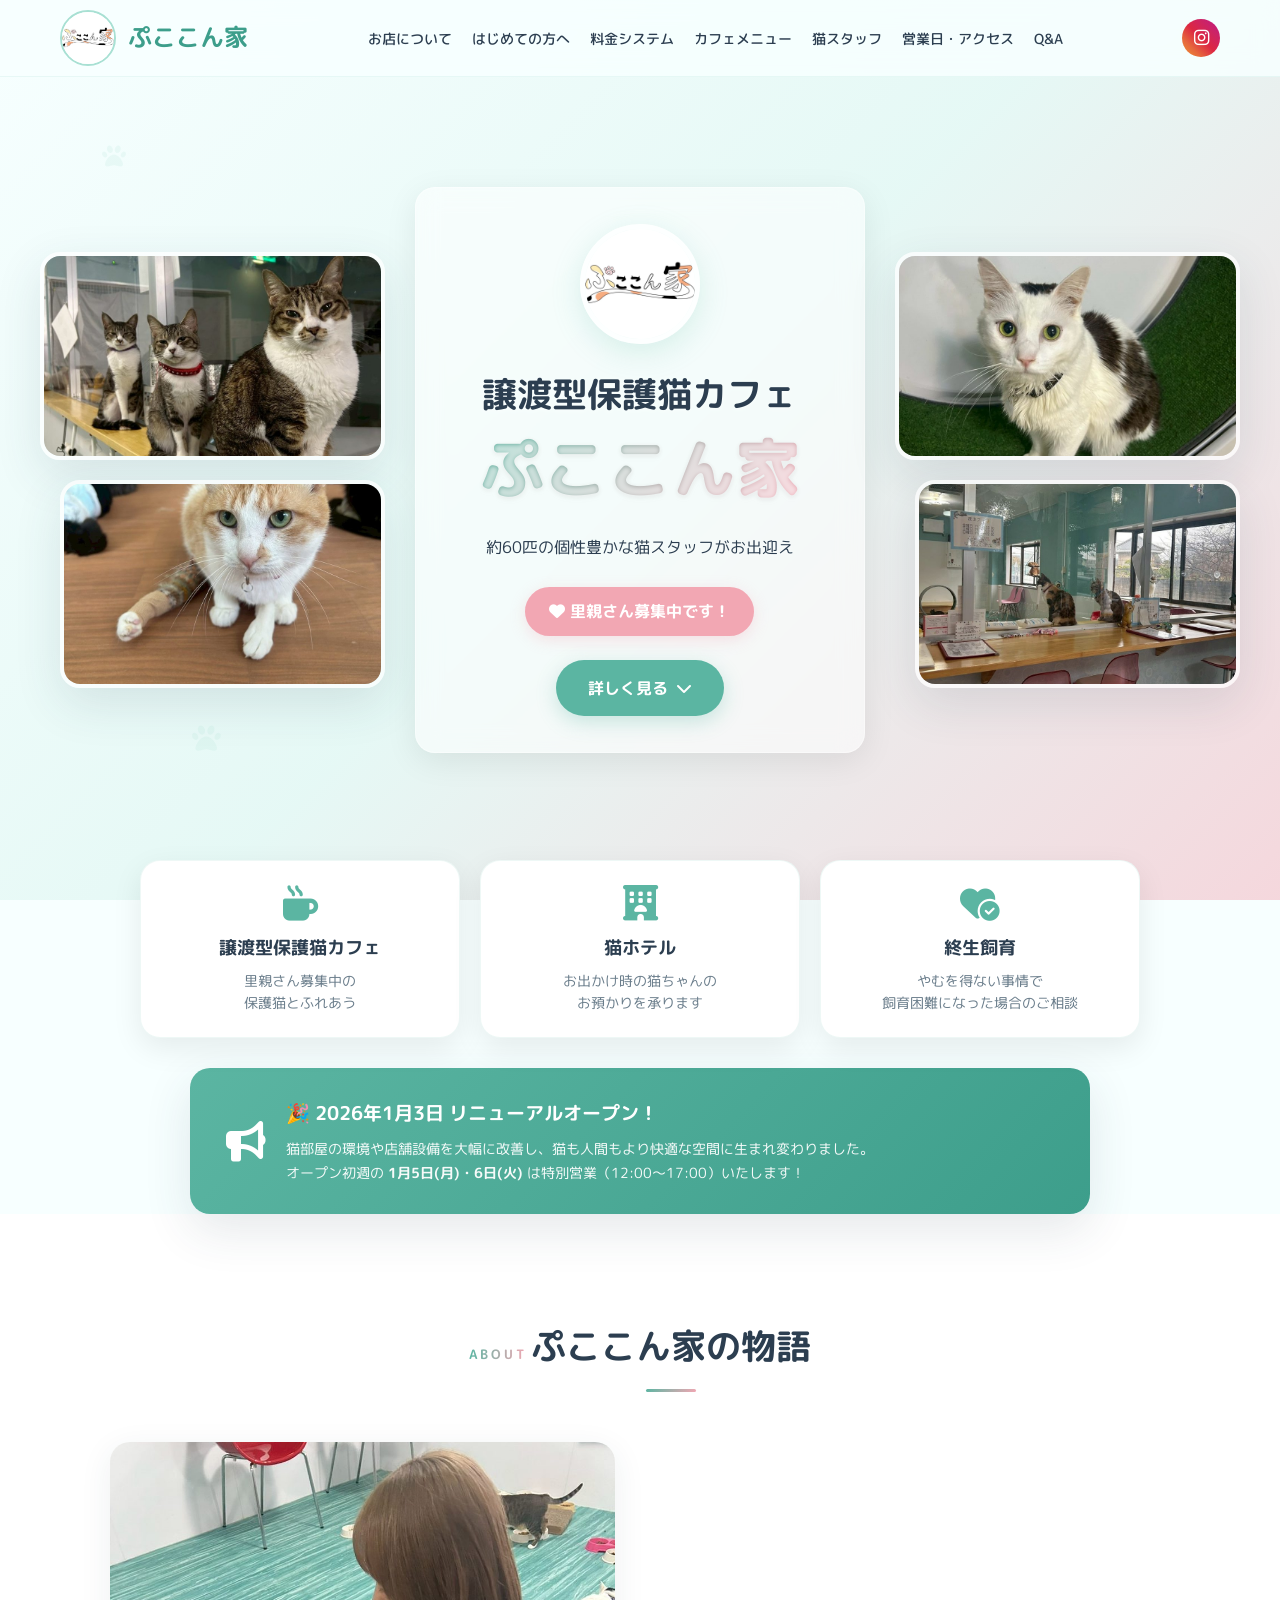
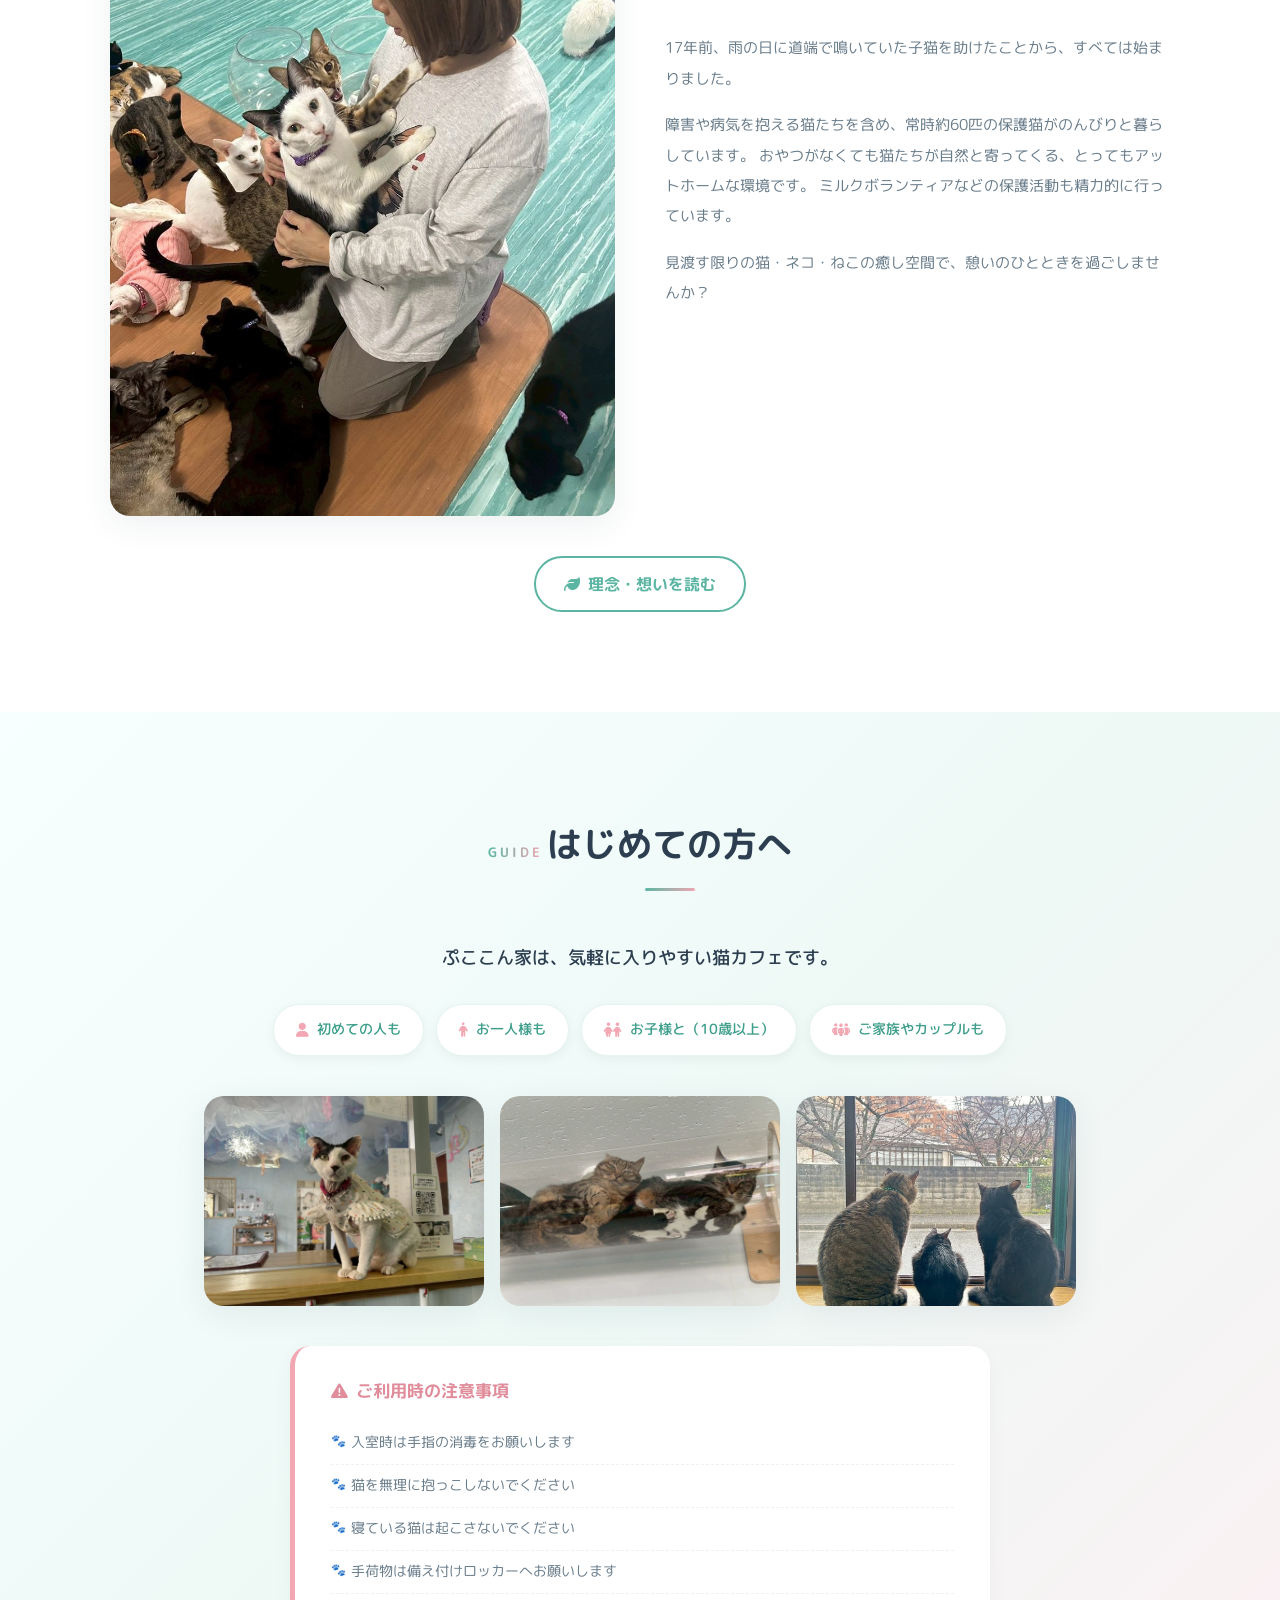
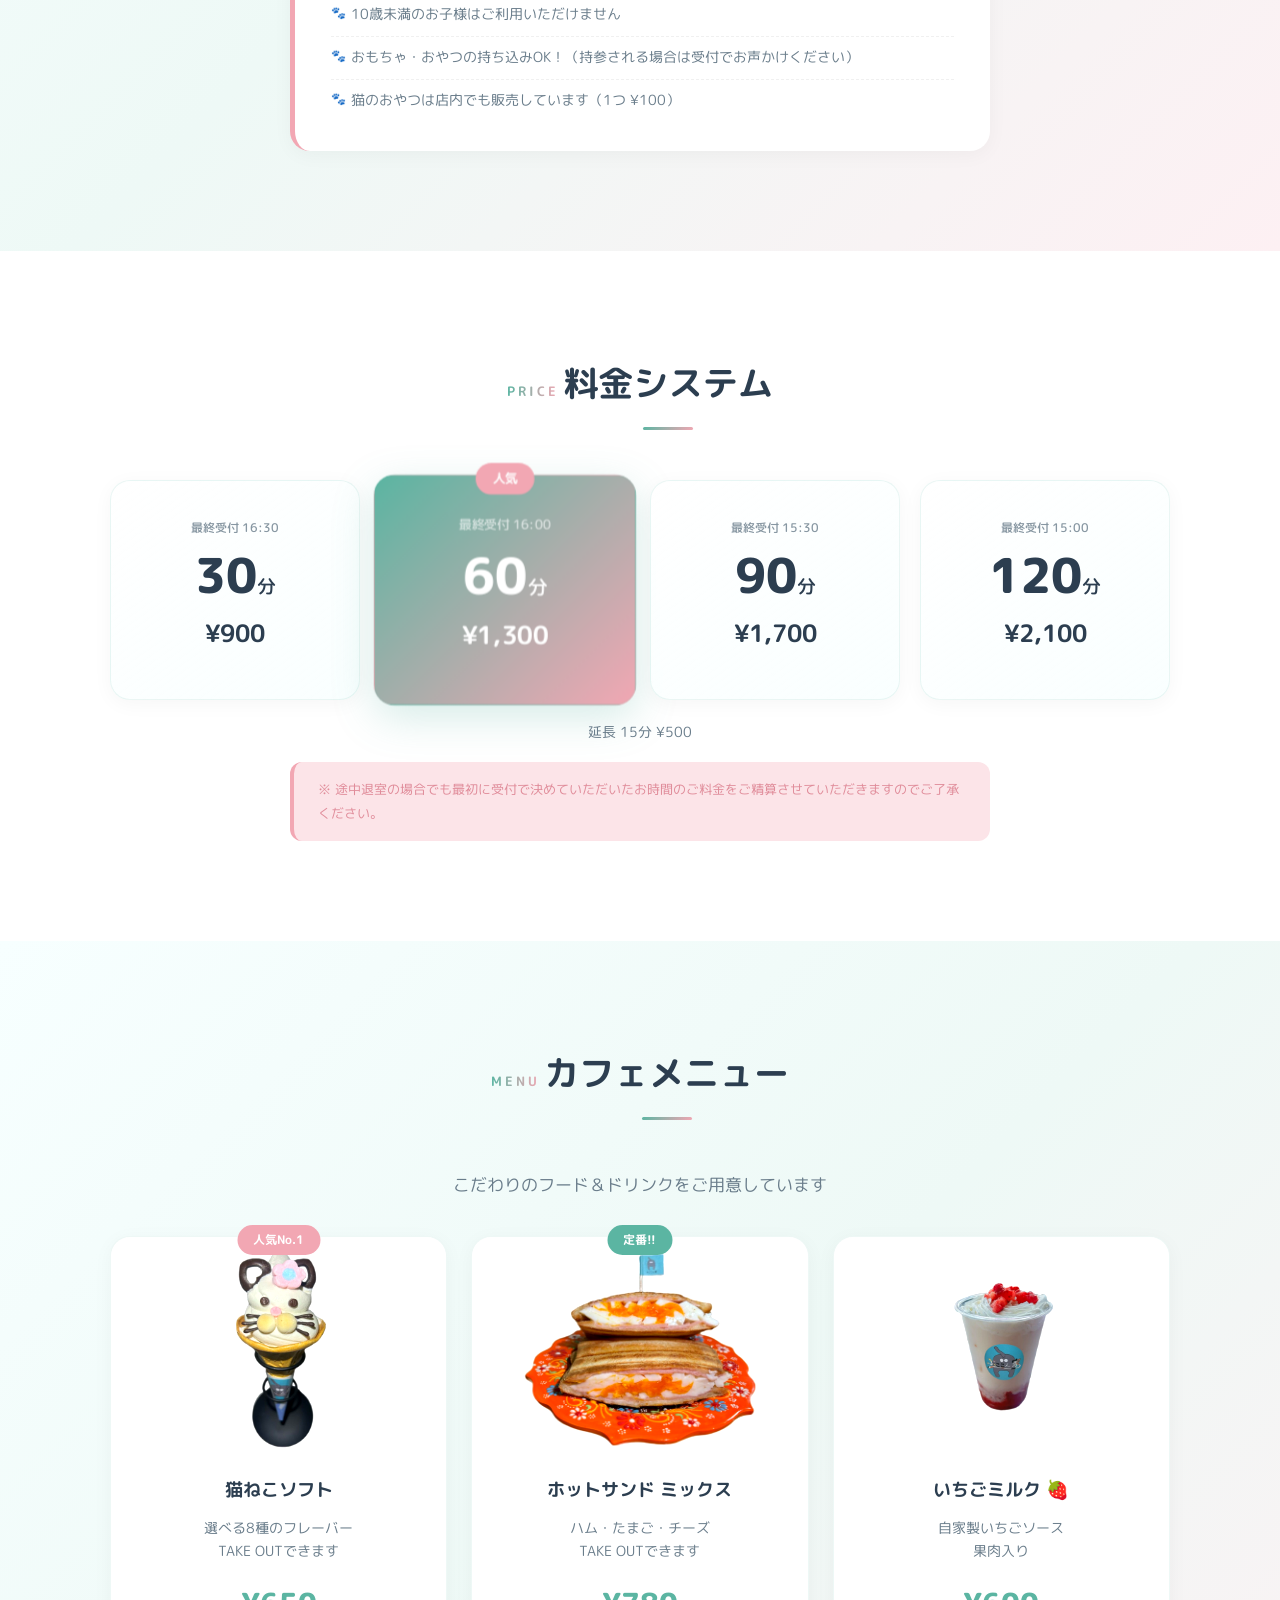
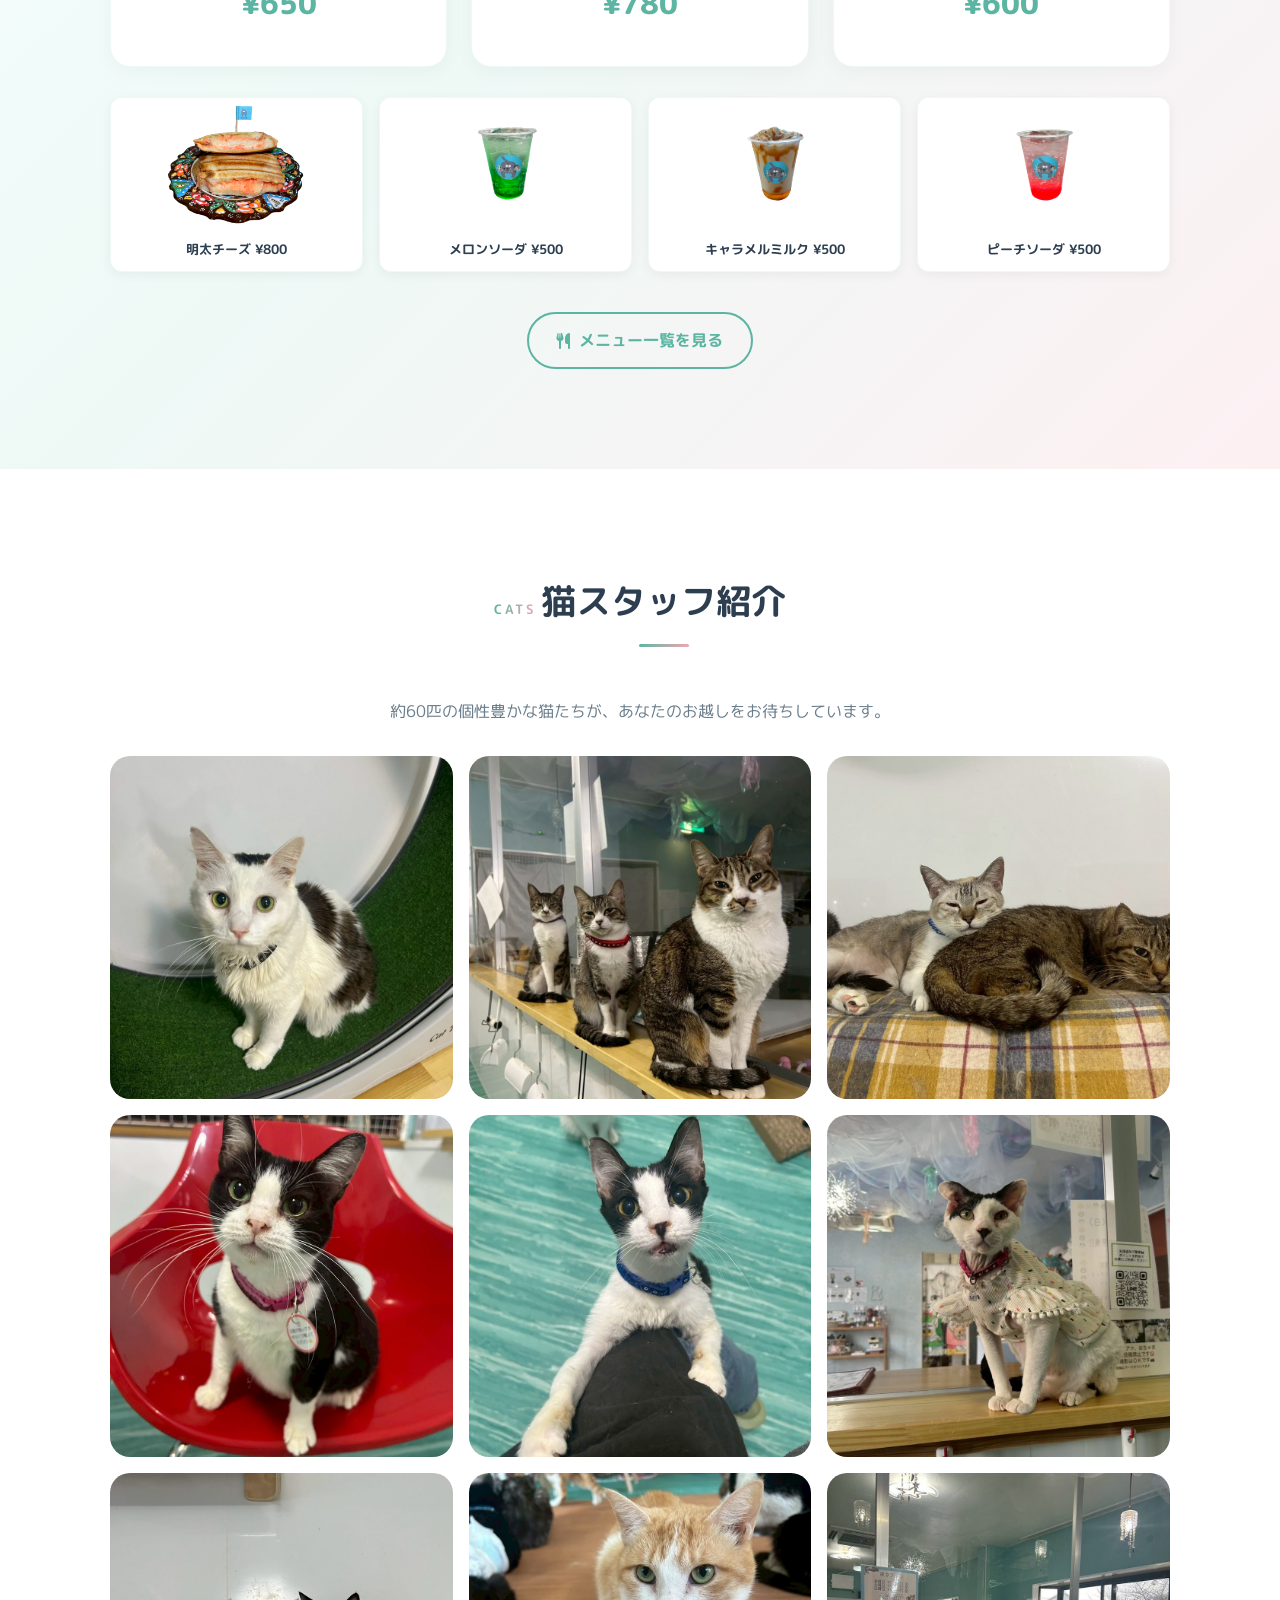
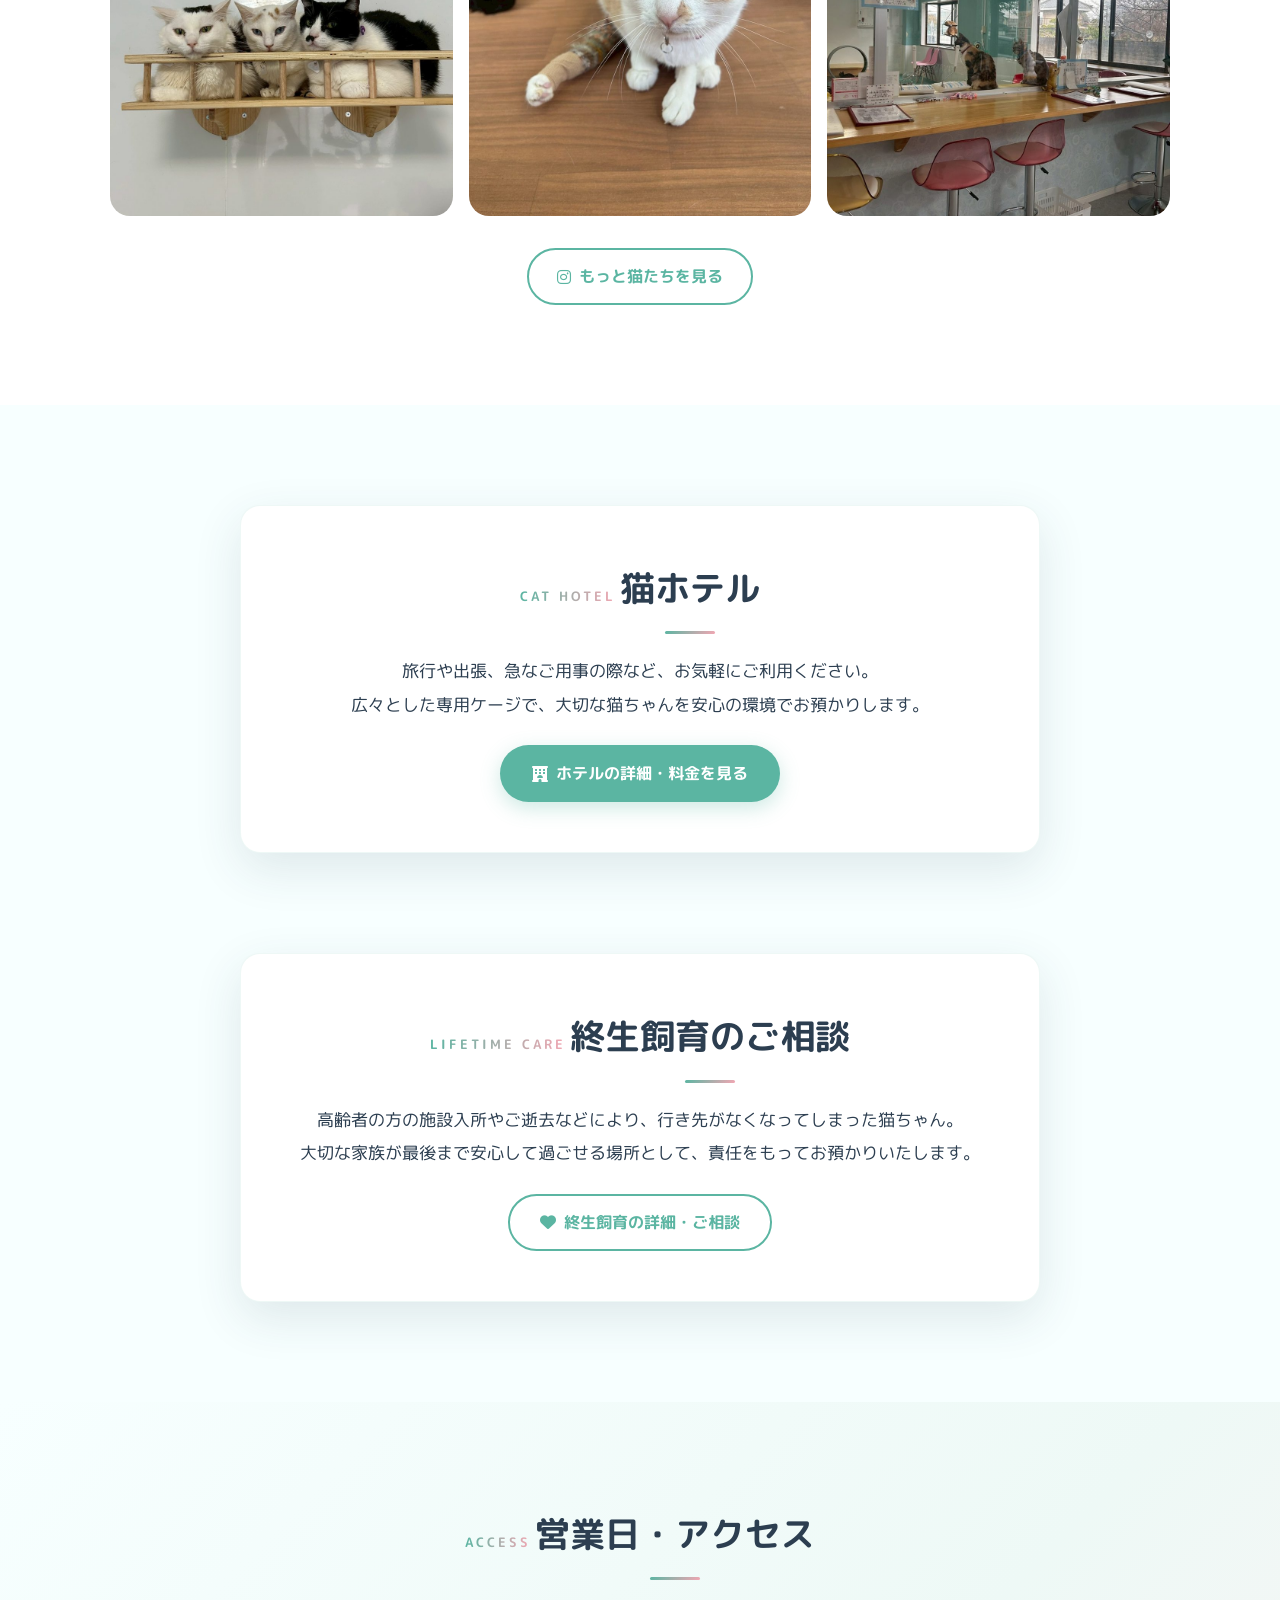
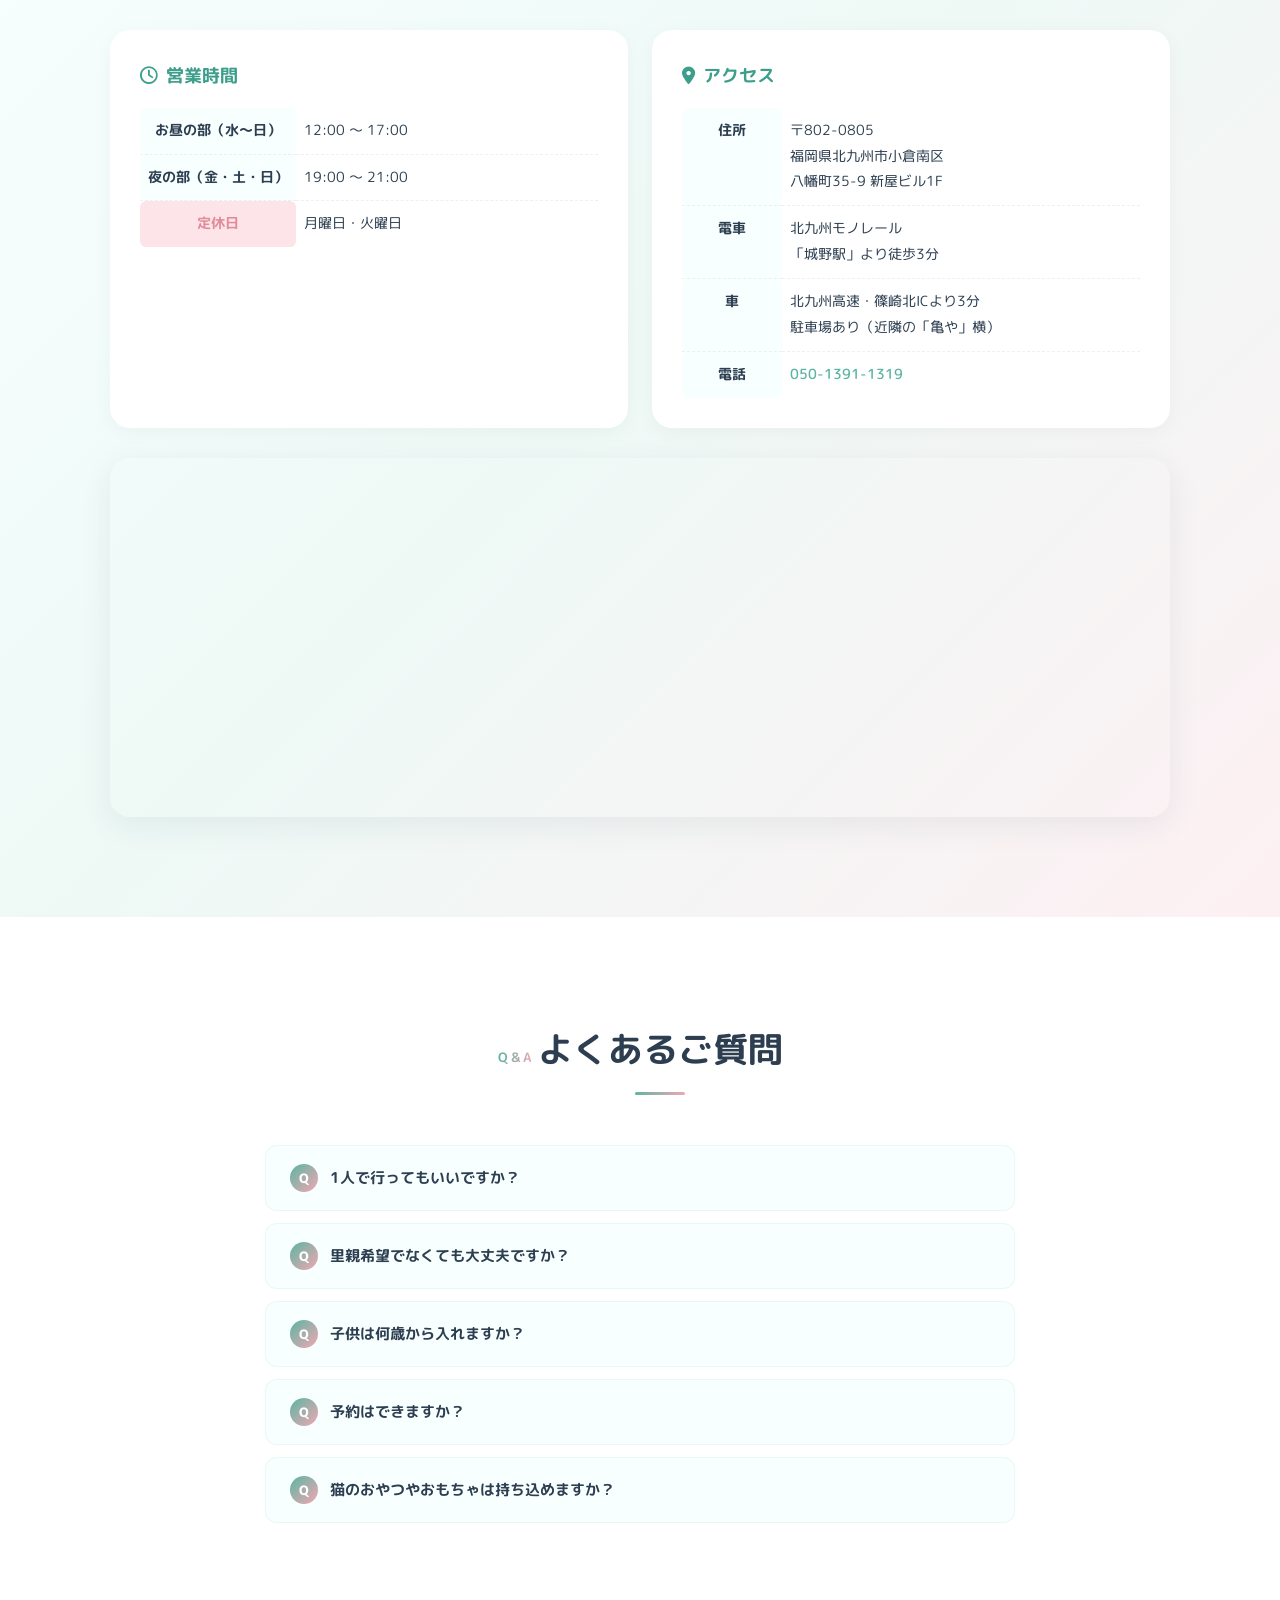
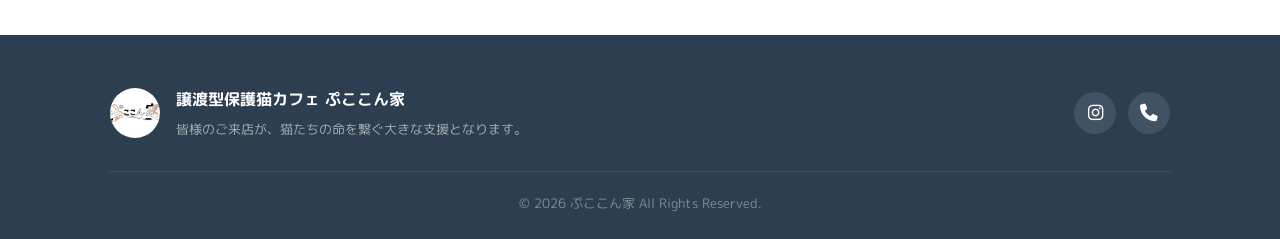
<file: index.html>
<!DOCTYPE html>
<html lang="ja">

<head>
  <meta charset="UTF-8">
  <meta name="viewport" content="width=device-width, initial-scale=1.0">
  <title>譲渡型保護猫カフェ ぷここん家 | 北九州・小倉南区</title>
  <meta name="description" content="北九州モノレール城野駅から徒歩3分。約60匹の保護猫が暮らす譲渡型保護猫カフェ ぷここん家。里親さん募集中！">
  <meta name="google-site-verification" content="XiDA2ejIa_Yw5NZTJeKLWiD0OD5nqQ4dou5jtvBF5Zc" />
  <meta property="og:type" content="website">
  <meta property="og:site_name" content="譲渡型保護猫カフェ ぷここん家">
  <meta property="og:title" content="譲渡型保護猫カフェ ぷここん家 | 北九州・小倉南区">
  <meta property="og:description" content="北九州モノレール城野駅から徒歩3分。約60匹の保護猫が暮らす譲渡型保護猫カフェ ぷここん家。里親さん募集中！">
  <meta property="og:url" content="https://www.pucocnchi.com/">
  <meta property="og:image" content="https://www.pucocnchi.com/pucpcpnti_rogo.png">
  <meta name="twitter:card" content="summary_large_image">
  <meta name="twitter:title" content="譲渡型保護猫カフェ ぷここん家 | 北九州・小倉南区">
  <meta name="twitter:description" content="北九州モノレール城野駅から徒歩3分。約60匹の保護猫が暮らす譲渡型保護猫カフェ ぷここん家。里親さん募集中！">
  <meta name="twitter:image" content="https://www.pucocnchi.com/pucpcpnti_rogo.png">
  <link rel="preconnect" href="https://fonts.googleapis.com">
  <link rel="preconnect" href="https://fonts.gstatic.com" crossorigin>
  <link
    href="https://fonts.googleapis.com/css2?family=M+PLUS+Rounded+1c:wght@300;400;500;700;800&family=Zen+Maru+Gothic:wght@400;500;700&display=swap"
    rel="stylesheet">
  <link rel="stylesheet" href="https://cdnjs.cloudflare.com/ajax/libs/font-awesome/6.4.0/css/all.min.css">
  <link rel="icon" href="favicon.jpg" type="image/jpeg">
  <link rel="stylesheet" href="styles.css">
  <!-- Google tag (gtag.js) -->
  <script async src="https://www.googletagmanager.com/gtag/js?id=G-CHQX278JX6"></script>
  <script>
    window.dataLayer = window.dataLayer || [];
    function gtag(){dataLayer.push(arguments);}
    gtag('js', new Date());
    gtag('config', 'G-CHQX278JX6');
  </script>
</head>

<body>

  <!-- ========== HEADER / NAV ========== -->
  <header class="header" id="header">
    <div class="header-inner">
      <a href="#" class="header-logo">
        <img src="assets/logo.jpg" alt="ぷここん家ロゴ" class="header-logo-img">
        <span class="header-logo-text">ぷここん家</span>
      </a>
      <nav class="nav" id="nav">
        <ul class="nav-list">
          <li><a href="#about" class="nav-link">お店について</a></li>
          <li><a href="#guide" class="nav-link">はじめての方へ</a></li>
          <li><a href="#pricing" class="nav-link">料金システム</a></li>
          <li><a href="#menu" class="nav-link">カフェメニュー</a></li>
          <li><a href="#cats" class="nav-link">猫スタッフ</a></li>
          <li><a href="#access" class="nav-link">営業日・アクセス</a></li>
          <li><a href="#faq" class="nav-link">Q&A</a></li>
        </ul>
      </nav>
      <a href="https://www.instagram.com/pucocnchi_1122/" target="_blank" class="nav-ig-btn" aria-label="Instagram">
        <i class="fa-brands fa-instagram"></i>
      </a>
      <button class="hamburger" id="hamburger" aria-label="メニュー">
        <span></span><span></span><span></span>
      </button>
    </div>
  </header>

  <!-- ========== HERO ========== -->
  <section class="hero" id="home">
    <!-- Background Video -->
    <video class="hero-video" autoplay muted loop playsinline>
      <source src="ねこ/Cat_playing_in_202603302218.mp4" type="video/mp4">
    </video>
    <div class="hero-bg-overlay"></div>
    <div class="hero-grid">
      <!-- Left cat photos -->
      <div class="hero-photos hero-photos-left">
        <div class="hero-photo-frame frame-1 reveal">
          <img src="ねこ/2D80CCF3-545E-4ED5-8B81-2C586CFF1996.JPEG" alt="猫スタッフたち">
        </div>
        <div class="hero-photo-frame frame-2 reveal">
          <img src="ねこ/9C8402F4-1740-44A2-8BCA-66CEC5BF004C.JPEG" alt="猫スタッフ">
        </div>
      </div>
      <!-- Center content -->
      <div class="hero-center reveal">
        <img src="assets/logo.jpg" alt="ぷここん家ロゴ" class="hero-logo">
        <h1 class="hero-title">譲渡型保護猫カフェ<br><span class="hero-title-accent">ぷここん家</span></h1>
        <p class="hero-subtitle">約60匹の個性豊かな猫スタッフがお出迎え</p>
        <div class="hero-badge">
          <i class="fa-solid fa-heart"></i> 里親さん募集中です！
        </div>
        <a href="#about" class="btn-hero">詳しく見る <i class="fa-solid fa-chevron-down"></i></a>
      </div>
      <!-- Right cat photos -->
      <div class="hero-photos hero-photos-right">
        <div class="hero-photo-frame frame-3 reveal">
          <img src="ねこ/1B7ED690-79C9-47EE-9126-BECE4B6BC5C1.JPEG" alt="猫スタッフ">
        </div>
        <div class="hero-photo-frame frame-4 reveal">
          <img src="ねこ/B4EBB7F0-C234-4553-BCC1-B68B1C042116.JPEG" alt="猫スタッフ">
        </div>
      </div>
    </div>
    <!-- Floating Paw Prints -->
    <div class="paw paw-1"><i class="fa-solid fa-paw"></i></div>
    <div class="paw paw-2"><i class="fa-solid fa-paw"></i></div>
    <div class="paw paw-3"><i class="fa-solid fa-paw"></i></div>
    <div class="paw paw-4"><i class="fa-solid fa-paw"></i></div>
  </section>

  <!-- ========== BUSINESS NAV ========== -->
  <section class="hero-business-nav">
    <div class="container reveal">
      <div class="business-nav-grid">
        <a href="#guide" class="business-nav-card">
          <i class="fa-solid fa-mug-hot"></i>
          <h3>譲渡型保護猫カフェ</h3>
          <p>里親さん募集中の<br>保護猫とふれあう</p>
        </a>
        <a href="#hotel" class="business-nav-card">
          <i class="fa-solid fa-hotel"></i>
          <h3>猫ホテル</h3>
          <p>お出かけ時の猫ちゃんの<br>お預かりを承ります</p>
        </a>
        <a href="#lifetime" class="business-nav-card">
          <i class="fa-solid fa-heart-circle-check"></i>
          <h3>終生飼育</h3>
          <p>やむを得ない事情で<br>飼育困難になった場合のご相談</p>
        </a>
      </div>
    </div>
  </section>

  <!-- ========== RENEWAL NOTICE ========== -->
  <section class="renewal-notice">
    <div class="container reveal">
      <div class="renewal-card">
        <i class="fa-solid fa-bullhorn renewal-icon"></i>
        <div>
          <h3>🎉 2026年1月3日 リニューアルオープン！</h3>
          <p>猫部屋の環境や店舗設備を大幅に改善し、猫も人間もより快適な空間に生まれ変わりました。<br>
            オープン初週の <strong>1月5日(月)・6日(火)</strong> は特別営業（12:00〜17:00）いたします！</p>
        </div>
      </div>
    </div>
  </section>

  <!-- ========== ABOUT ========== -->
  <section class="section section-white" id="about">
    <div class="container">
      <div class="section-heading reveal">
        <span class="section-tag">About</span>
        <h2>ぷここん家の物語</h2>
      </div>
      <div class="about-content reveal">
        <div class="about-image">
          <img src="ねこ/00EACA63-3511-40D1-840A-668CE2484063.JPEG" alt="猫たちに囲まれる店内の様子">
        </div>
        <div class="about-text">
          <p>
            17年前、雨の日に道端で鳴いていた子猫を助けたことから、すべては始まりました。
          </p>
          <p>
            障害や病気を抱える猫たちを含め、常時約60匹の保護猫がのんびりと暮らしています。
            おやつがなくても猫たちが自然と寄ってくる、とってもアットホームな環境です。
            ミルクボランティアなどの保護活動も精力的に行っています。
          </p>
          <p>
            見渡す限りの猫・ネコ・ねこの癒し空間で、憩いのひとときを過ごしませんか？
          </p>
        </div>
      </div>
      <div class="text-center reveal" style="margin-top:2.5rem">
        <a href="philosophy.html" class="btn-secondary">
          <i class="fa-solid fa-leaf"></i> 理念・想いを読む
        </a>
      </div>
    </div>
  </section>

  <!-- ========== GUIDE (はじめての方へ) ========== -->
  <section class="section section-gradient" id="guide">
    <div class="container">
      <div class="section-heading reveal">
        <span class="section-tag">Guide</span>
        <h2>はじめての方へ</h2>
      </div>
      <p class="guide-intro reveal">ぷここん家は、気軽に入りやすい猫カフェです。</p>
      <div class="guide-tags reveal">
        <span class="guide-tag"><i class="fa-solid fa-user"></i> 初めての人も</span>
        <span class="guide-tag"><i class="fa-solid fa-person"></i> お一人様も</span>
        <span class="guide-tag"><i class="fa-solid fa-children"></i> お子様と（10歳以上）</span>
        <span class="guide-tag"><i class="fa-solid fa-people-group"></i> ご家族やカップルも</span>
      </div>
      <!-- Guide photo strip -->
      <div class="guide-photo-strip reveal">
        <div class="guide-photo"><img src="ねこ/70670F95-03F6-43C4-A41D-2A8A15915C10.JPEG" alt="猫スタッフ"></div>
        <div class="guide-photo"><img src="ねこ/38F4967E-B846-458F-AD03-D10AA5047982.JPEG" alt="透明キャットウォーク"></div>
        <div class="guide-photo"><img src="ねこ/414B2232-A594-4374-A1F1-7CF35109AB7B.JPEG" alt="猫たち"></div>
      </div>
      <div class="precautions reveal">
        <h3><i class="fa-solid fa-triangle-exclamation"></i> ご利用時の注意事項</h3>
        <ul class="precaution-list">
          <li>入室時は手指の消毒をお願いします</li>
          <li>猫を無理に抱っこしないでください</li>
          <li>寝ている猫は起こさないでください</li>
          <li>手荷物は備え付けロッカーへお願いします</li>
          <li>10歳未満のお子様はご利用いただけません</li>
          <li>おもちゃ・おやつの持ち込みOK！（持参される場合は受付でお声かけください）</li>
          <li>猫のおやつは店内でも販売しています（1つ ¥100）</li>
        </ul>
      </div>
    </div>
  </section>

  <!-- ========== PRICING ========== -->
  <section class="section section-white" id="pricing">
    <div class="container">
      <div class="section-heading reveal">
        <span class="section-tag">Price</span>
        <h2>料金システム</h2>
      </div>
      <div class="pricing-grid reveal">
        <div class="price-card">
          <div class="price-deadline">最終受付 16:30</div>
          <div class="price-time">30<span>分</span></div>
          <div class="price-amount">¥900</div>
        </div>
        <div class="price-card featured">
          <div class="price-badge">人気</div>
          <div class="price-deadline">最終受付 16:00</div>
          <div class="price-time">60<span>分</span></div>
          <div class="price-amount">¥1,300</div>
        </div>
        <div class="price-card">
          <div class="price-deadline">最終受付 15:30</div>
          <div class="price-time">90<span>分</span></div>
          <div class="price-amount">¥1,700</div>
        </div>
        <div class="price-card">
          <div class="price-deadline">最終受付 15:00</div>
          <div class="price-time">120<span>分</span></div>
          <div class="price-amount">¥2,100</div>
        </div>
      </div>
      <p class="pricing-extra reveal">延長 15分 ¥500</p>
      <div class="pricing-notice reveal">
        <p>※ 途中退室の場合でも最初に受付で決めていただいたお時間のご料金をご精算させていただきますのでご了承ください。</p>
      </div>
    </div>
  </section>

  <!-- ========== CAFE MENU ========== -->
  <section class="section section-gradient" id="menu">
    <div class="container">
      <div class="section-heading reveal">
        <span class="section-tag">Menu</span>
        <h2>カフェメニュー</h2>
      </div>
      <p class="menu-intro reveal">こだわりのフード＆ドリンクをご用意しています</p>
      <div class="menu-highlight-grid reveal">
        <div class="menu-highlight-card has-photo">
          <div class="menu-highlight-photo">
            <img src="ねこ/猫ねこソフト.JPEG" alt="猫ねこソフト" class="food-photo-enhance">
          </div>
          <div class="menu-highlight-badge">人気No.1</div>
          <h3>猫ねこソフト</h3>
          <p class="menu-highlight-desc">選べる8種のフレーバー<br>TAKE OUTできます</p>
          <p class="menu-highlight-price">¥650</p>
        </div>
        <div class="menu-highlight-card has-photo">
          <div class="menu-highlight-photo">
            <img src="ねこ/ホットサンドミックス.JPEG" alt="ホットサンドミックス" class="food-photo-enhance">
          </div>
          <div class="menu-highlight-badge" style="background:var(--accent)">定番!!</div>
          <h3>ホットサンド ミックス</h3>
          <p class="menu-highlight-desc">ハム・たまご・チーズ<br>TAKE OUTできます</p>
          <p class="menu-highlight-price">¥780</p>
        </div>
        <div class="menu-highlight-card has-photo">
          <div class="menu-highlight-photo">
            <img src="ねこ/いちごミルク.JPEG" alt="いちごミルク" class="food-photo-enhance">
          </div>
          <h3>いちごミルク 🍓</h3>
          <p class="menu-highlight-desc">自家製いちごソース<br>果肉入り</p>
          <p class="menu-highlight-price">¥600</p>
        </div>
      </div>
      <!-- Secondary menu photos -->
      <div class="menu-photo-row reveal">
        <div class="menu-photo-item">
          <img src="ねこ/ホットサンドめんたいチーズ.JPEG" alt="明太チーズ" class="food-photo-enhance">
          <span>明太チーズ ¥800</span>
        </div>
        <div class="menu-photo-item">
          <img src="ねこ/メロンソーダ.JPEG" alt="メロンソーダ" class="food-photo-enhance">
          <span>メロンソーダ ¥500</span>
        </div>
        <div class="menu-photo-item">
          <img src="ねこ/キャラメルミルク.JPEG" alt="キャラメルミルク" class="food-photo-enhance">
          <span>キャラメルミルク ¥500</span>
        </div>
        <div class="menu-photo-item">
          <img src="ねこ/トロピカルピーチソーダ.JPEG" alt="トロピカルピーチソーダ" class="food-photo-enhance">
          <span>ピーチソーダ ¥500</span>
        </div>
      </div>
      <div class="text-center reveal" style="margin-top:2.5rem">
        <a href="menu.html" class="btn-secondary">
          <i class="fa-solid fa-utensils"></i> メニュー一覧を見る
        </a>
      </div>
    </div>
  </section>

  <!-- ========== CATS ========== -->
  <section class="section section-white" id="cats">
    <div class="container">
      <div class="section-heading reveal">
        <span class="section-tag">Cats</span>
        <h2>猫スタッフ紹介</h2>
      </div>
      <p class="cats-intro reveal">約60匹の個性豊かな猫たちが、あなたのお越しをお待ちしています。</p>
      <div class="cats-gallery reveal">
        <div class="cat-card"><img src="ねこ/1B7ED690-79C9-47EE-9126-BECE4B6BC5C1.JPEG" alt="猫スタッフ">
          <div class="cat-overlay"><span>猫スタッフ</span></div>
        </div>
        <div class="cat-card"><img src="ねこ/2D80CCF3-545E-4ED5-8B81-2C586CFF1996.JPEG" alt="猫スタッフたち">
          <div class="cat-overlay"><span>猫スタッフ</span></div>
        </div>
        <div class="cat-card"><img src="ねこ/3A51530D-6FA7-41B6-B242-01303D49B9FB.JPEG" alt="猫スタッフ">
          <div class="cat-overlay"><span>猫スタッフ</span></div>
        </div>
        <div class="cat-card"><img src="ねこ/3AEEE9A0-A8B2-4A8A-A8D9-FC480CC2C3A0.JPEG" alt="猫スタッフ">
          <div class="cat-overlay"><span>猫スタッフ</span></div>
        </div>
        <div class="cat-card"><img src="ねこ/50635554-8774-4717-9A5E-DC38342D311B.JPEG" alt="猫スタッフ">
          <div class="cat-overlay"><span>猫スタッフ</span></div>
        </div>
        <div class="cat-card"><img src="ねこ/70670F95-03F6-43C4-A41D-2A8A15915C10.JPEG" alt="猫スタッフ">
          <div class="cat-overlay"><span>猫スタッフ</span></div>
        </div>
        <div class="cat-card"><img src="ねこ/817F6956-4184-41FA-BF43-1373B1904865.JPEG" alt="猫スタッフ">
          <div class="cat-overlay"><span>猫スタッフ</span></div>
        </div>
        <div class="cat-card"><img src="ねこ/9C8402F4-1740-44A2-8BCA-66CEC5BF004C.JPEG" alt="猫スタッフ">
          <div class="cat-overlay"><span>猫スタッフ</span></div>
        </div>
        <div class="cat-card"><img src="ねこ/B4EBB7F0-C234-4553-BCC1-B68B1C042116.JPEG" alt="猫スタッフ">
          <div class="cat-overlay"><span>猫スタッフ</span></div>
        </div>
      </div>
      <div class="text-center reveal" style="margin-top:2rem">
        <a href="https://www.instagram.com/pucocnchi_1122/" target="_blank" class="btn-secondary">
          <i class="fa-brands fa-instagram"></i> もっと猫たちを見る
        </a>
      </div>
    </div>
  </section>

  <!-- ========== CAT HOTEL ========== -->
  <section class="section" id="hotel">
    <div class="container reveal">
      <div
        style="background: var(--white); padding: 50px 30px; border-radius: var(--radius); box-shadow: var(--shadow-lg); text-align: center; border: 1px solid rgba(91, 181, 162, 0.1); max-width: 800px; margin: 0 auto;">
        <div class="section-heading" style="margin-bottom: 20px;">
          <span class="section-tag">Cat Hotel</span>
          <h2>猫ホテル</h2>
        </div>
        <p style="font-size: 1.05rem; color: var(--text-main); margin-bottom: 24px; line-height: 2;">
          旅行や出張、急なご用事の際など、お気軽にご利用ください。<br>広々とした専用ケージで、大切な猫ちゃんを安心の環境でお預かりします。
        </p>
        <a href="hotel.html" class="btn-hero"><i class="fa-solid fa-hotel"></i> ホテルの詳細・料金を見る</a>
      </div>
    </div>
  </section>

  <!-- ========== LIFETIME CARE ========== -->
  <section class="section" id="lifetime" style="padding-top: 0;">
    <div class="container reveal">
      <div
        style="background: var(--white); padding: 50px 30px; border-radius: var(--radius); box-shadow: var(--shadow-lg); text-align: center; border: 1px solid rgba(91, 181, 162, 0.1); max-width: 800px; margin: 0 auto;">
        <div class="section-heading" style="margin-bottom: 20px;">
          <span class="section-tag">Lifetime Care</span>
          <h2>終生飼育のご相談</h2>
        </div>
        <p style="font-size: 1.05rem; color: var(--text-main); margin-bottom: 24px; line-height: 2;">
          高齢者の方の施設入所やご逝去などにより、行き先がなくなってしまった猫ちゃん。<br>大切な家族が最後まで安心して過ごせる場所として、責任をもってお預かりいたします。
        </p>
        <a href="lifetime.html" class="btn-secondary" style="border-width: 2px; padding: 12px 30px;"><i
            class="fa-solid fa-heart"></i> 終生飼育の詳細・ご相談</a>
      </div>
    </div>
  </section>

  <!-- ========== ACCESS ========== -->
  <section class="section section-gradient" id="access">
    <div class="container">
      <div class="section-heading reveal">
        <span class="section-tag">Access</span>
        <h2>営業日・アクセス</h2>
      </div>
      <div class="access-grid reveal">
        <div class="access-card">
          <h3><i class="fa-regular fa-clock"></i> 営業時間</h3>
          <table class="access-table">
            <tr>
              <td class="label-cell">お昼の部（水〜日）</td>
              <td>12:00 〜 17:00</td>
            </tr>
            <tr>
              <td class="label-cell">夜の部（金・土・日）</td>
              <td>19:00 〜 21:00</td>
            </tr>
            <tr>
              <td class="label-cell label-closed">定休日</td>
              <td>月曜日・火曜日</td>
            </tr>
          </table>
        </div>
        <div class="access-card">
          <h3><i class="fa-solid fa-location-dot"></i> アクセス</h3>
          <table class="access-table">
            <tr>
              <td class="label-cell">住所</td>
              <td>〒802-0805<br>福岡県北九州市小倉南区<br>八幡町35-9 新屋ビル1F</td>
            </tr>
            <tr>
              <td class="label-cell">電車</td>
              <td>北九州モノレール<br>「城野駅」より徒歩3分</td>
            </tr>
            <tr>
              <td class="label-cell">車</td>
              <td>北九州高速・篠崎北ICより3分<br>駐車場あり（近隣の「亀や」横）</td>
            </tr>
            <tr>
              <td class="label-cell">電話</td>
              <td><a href="tel:05013911319">050-1391-1319</a></td>
            </tr>
          </table>
        </div>
      </div>
      <div class="map-wrapper reveal">
        <iframe
          src="https://www.google.com/maps/embed?pb=!1m18!1m12!1m3!1d3313.200220443597!2d130.87476037706034!3d33.85873052792124!2m3!1f0!2f0!3f0!3m2!1i1024!2i768!4f13.1!3m3!1m2!1s0x3543c70ac98bc1a7%3A0x40bc5d55c35cbd53!2z6K2y5rih5Z6L5L-d6K2354yr44Kr44OV44Kn44CM44G344GT44GT44KT5a6244CN!5e0!3m2!1sja!2sjp!4v1776310517953!5m2!1sja!2sjp"
          width="100%" height="350" style="border:0;border-radius:16px;" allowfullscreen="" loading="lazy"
          referrerpolicy="no-referrer-when-downgrade"></iframe>
      </div>
    </div>
  </section>

  <!-- ========== Q&A ========== -->
  <section class="section section-white" id="faq">
    <div class="container">
      <div class="section-heading reveal">
        <span class="section-tag">Q&A</span>
        <h2>よくあるご質問</h2>
      </div>
      <div class="faq-list reveal">
        <details class="faq-item">
          <summary>1人で行ってもいいですか？</summary>
          <p>もちろん大歓迎です！お一人でゆっくり猫たちと過ごされるお客様もたくさんいらっしゃいます。</p>
        </details>
        <details class="faq-item">
          <summary>里親希望でなくても大丈夫ですか？</summary>
          <p>はい、猫カフェとしてお気軽にお楽しみいただけます。里親をご希望の方にはスタッフよりご案内いたします。</p>
        </details>
        <details class="faq-item">
          <summary>子供は何歳から入れますか？</summary>
          <p>10歳以上のお子様からご利用いただけます。安全のため、10歳未満のお子様のご入店はご遠慮いただいております。</p>
        </details>
        <details class="faq-item">
          <summary>予約はできますか？</summary>
          <p>申し訳ございませんが、ご予約は承っておりません。ご来店いただいてからの受付となります。土日祝は混雑によりお待ちいただく場合がございますが、平日はほぼお待ちなしでご入室いただけます。</p>
        </details>
        <details class="faq-item">
          <summary>猫のおやつやおもちゃは持ち込めますか？</summary>
          <p>はい、おやつ・おもちゃの持ち込みOKです！持参される場合は、受付でお声かけください。また、店内でも猫のおやつを販売しております（1つ ¥100）。</p>
        </details>
      </div>
    </div>
  </section>

  <!-- ========== FOOTER ========== -->
  <footer class="footer">
    <div class="container">
      <div class="footer-top">
        <div class="footer-brand">
          <img src="assets/logo.jpg" alt="ロゴ" class="footer-logo-img">
          <div>
            <h3>譲渡型保護猫カフェ ぷここん家</h3>
            <p>皆様のご来店が、猫たちの命を繋ぐ大きな支援となります。</p>
          </div>
        </div>
        <div class="footer-social">
          <a href="https://www.instagram.com/pucocnchi_1122/" target="_blank" aria-label="Instagram"><i
              class="fa-brands fa-instagram"></i></a>
          <a href="tel:05013911319" aria-label="電話"><i class="fa-solid fa-phone"></i></a>
        </div>
      </div>
      <div class="footer-bottom">
        <p>&copy; 2026 ぷここん家 All Rights Reserved.</p>
      </div>
    </div>
  </footer>

  <script src="script.js"></script>
</body>

</html>
</file>
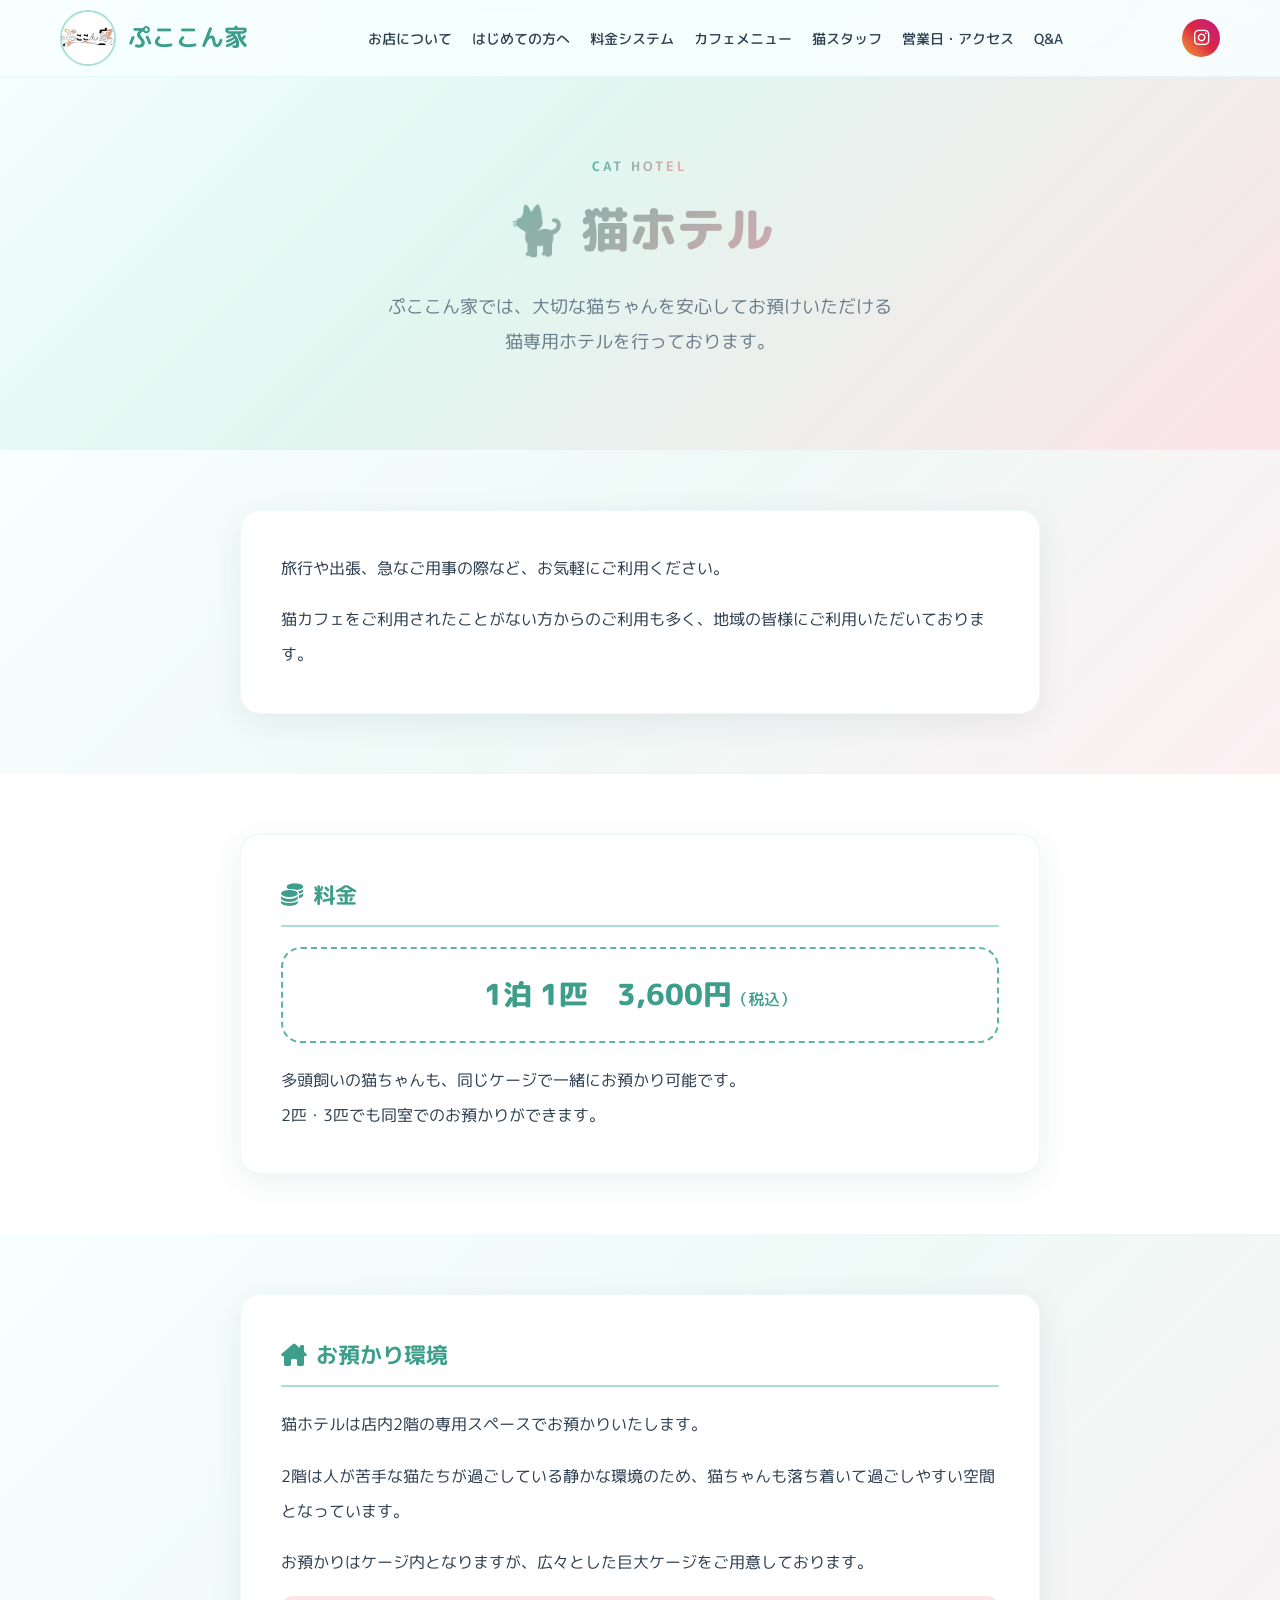
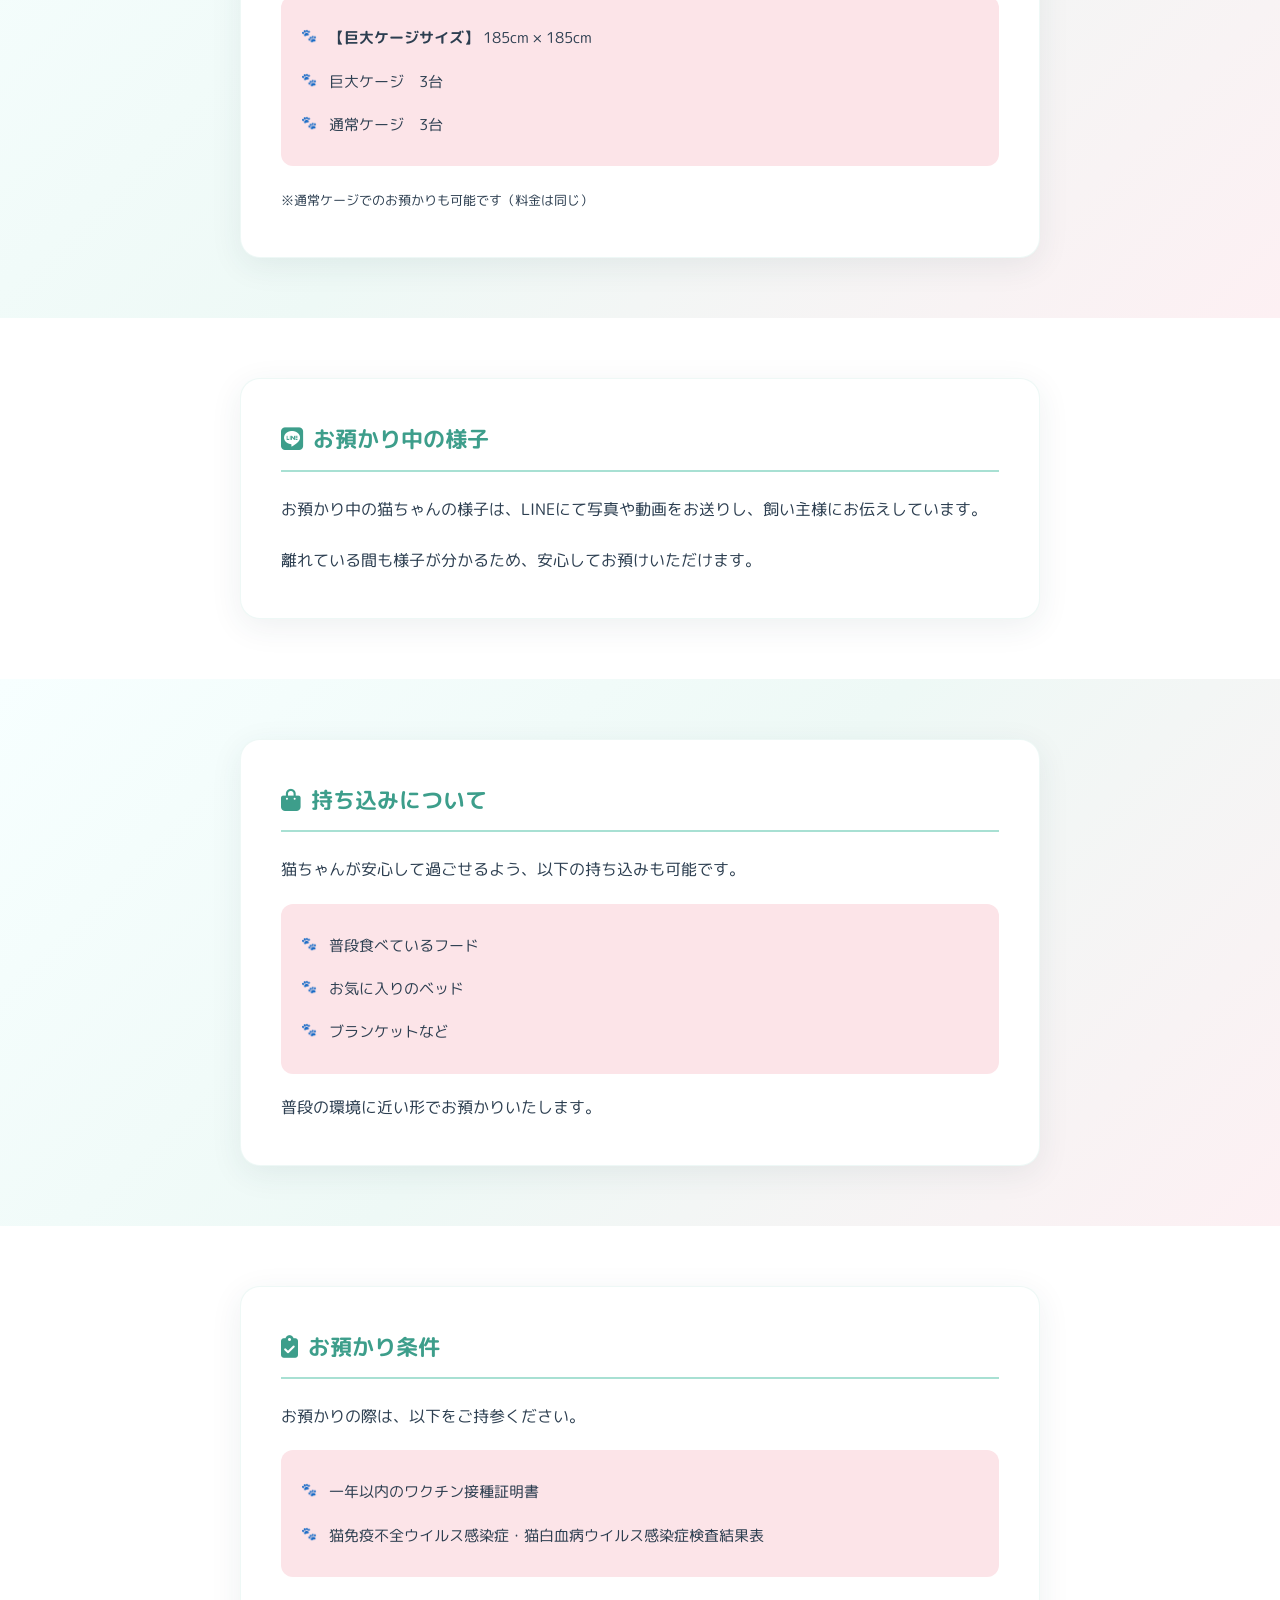
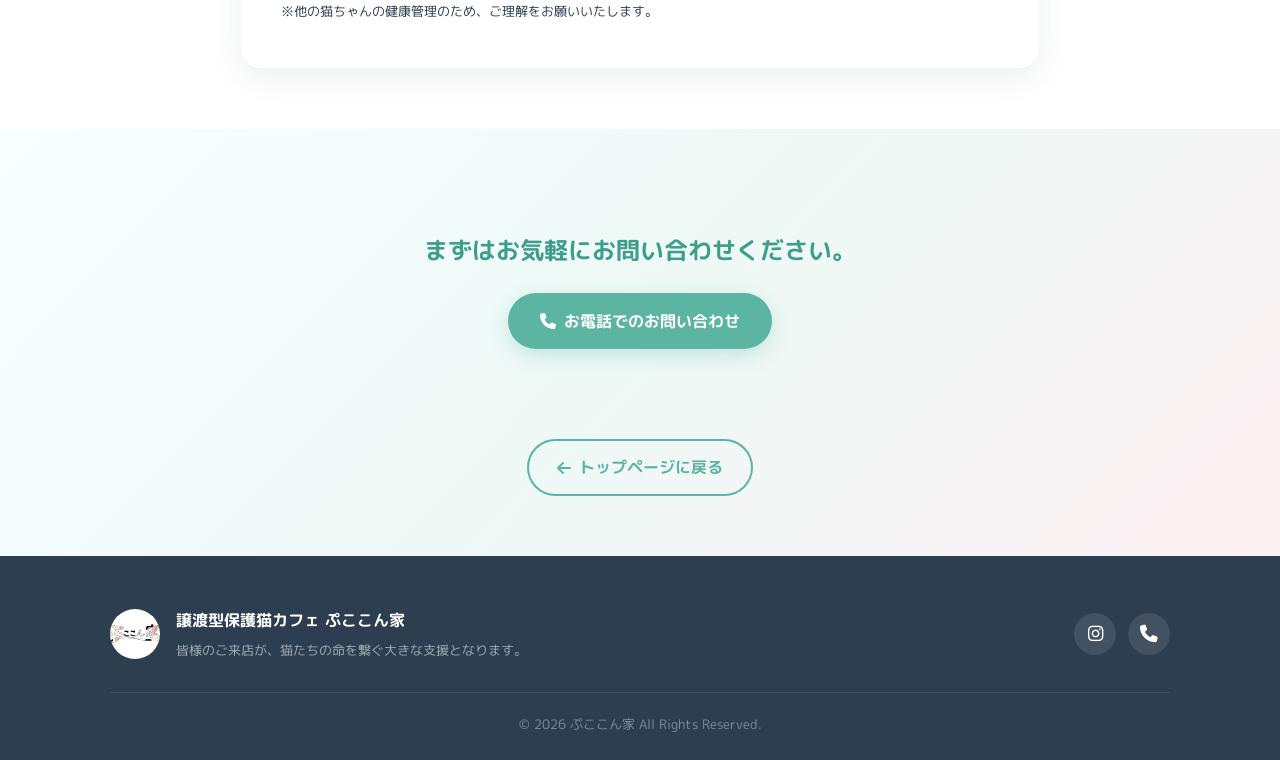
<file: hotel.html>
<!DOCTYPE html>
<html lang="ja">
<head>
  <meta charset="UTF-8">
  <meta name="viewport" content="width=device-width, initial-scale=1.0">
  <title>猫ホテル | 譲渡型保護猫カフェ ぷここん家</title>
  <meta name="description" content="ぷここん家の猫専用ホテル。広々とした巨大ケージと静かで安心な環境で、大切な猫ちゃんをお預かりします。">
  <meta property="og:type" content="website">
  <meta property="og:site_name" content="譲渡型保護猫カフェ ぷここん家">
  <meta property="og:title" content="猫ホテル | 譲渡型保護猫カフェ ぷここん家">
  <meta property="og:description" content="ぷここん家の猫専用ホテル。広々とした巨大ケージと静かで安心な環境で、大切な猫ちゃんをお預かりします。">
  <meta property="og:url" content="https://www.pucocnchi.com/hotel.html">
  <meta property="og:image" content="https://www.pucocnchi.com/pucpcpnti_rogo.png">
  <meta name="twitter:card" content="summary_large_image">
  <meta name="twitter:title" content="猫ホテル | 譲渡型保護猫カフェ ぷここん家">
  <meta name="twitter:description" content="ぷここん家の猫専用ホテル。広々とした巨大ケージと静かで安心な環境で、大切な猫ちゃんをお預かりします。">
  <meta name="twitter:image" content="https://www.pucocnchi.com/pucpcpnti_rogo.png">
  <link rel="preconnect" href="https://fonts.googleapis.com">
  <link rel="preconnect" href="https://fonts.gstatic.com" crossorigin>
  <link href="https://fonts.googleapis.com/css2?family=M+PLUS+Rounded+1c:wght@300;400;500;700;800&family=Zen+Maru+Gothic:wght@400;500;700&display=swap" rel="stylesheet">
  <link rel="stylesheet" href="https://cdnjs.cloudflare.com/ajax/libs/font-awesome/6.4.0/css/all.min.css">
  <link rel="icon" href="favicon.jpg" type="image/jpeg">
  <link rel="stylesheet" href="styles.css">
  <!-- Google tag (gtag.js) -->
  <script async src="https://www.googletagmanager.com/gtag/js?id=G-CHQX278JX6"></script>
  <script>
    window.dataLayer = window.dataLayer || [];
    function gtag(){dataLayer.push(arguments);}
    gtag('js', new Date());
    gtag('config', 'G-CHQX278JX6');
  </script>
  <style>
    /* ============================
       Hotel Page Specific
       ============================ */
    .hotel-hero {
      position: relative;
      min-height: 50vh;
      display: flex; align-items: center; justify-content: center;
      background: var(--gradient-hero);
      padding: 140px 20px 80px;
      overflow: hidden;
      text-align: center;
    }
    .hotel-hero-content {
      position: relative; z-index: 1;
      max-width: 700px;
    }
    .hotel-hero-content h1 {
      font-size: clamp(2rem, 4vw, 3rem);
      font-weight: 800;
      background: var(--gradient-accent);
      -webkit-background-clip: text; -webkit-text-fill-color: transparent;
      background-clip: text;
      margin-bottom: 16px;
    }
    .hotel-hero-content .hero-lead {
      font-size: 1.1rem;
      color: var(--text-light);
      line-height: 2;
    }

    .hotel-section {
      padding: 60px 0;
    }
    .hotel-section:nth-child(odd) {
      background: var(--gradient-section);
    }
    .hotel-section:nth-child(even) {
      background: var(--white);
    }

    .hotel-block {
      max-width: 800px;
      margin: 0 auto;
      background: var(--white);
      padding: 40px;
      border-radius: var(--radius);
      box-shadow: var(--shadow);
      border: 1px solid rgba(91,181,162,0.1);
    }
    
    .hotel-title {
      font-size: 1.4rem;
      font-weight: 700;
      color: var(--accent-dark);
      margin-bottom: 20px;
      border-bottom: 2px solid var(--accent-light);
      padding-bottom: 10px;
      display: flex;
      align-items: center;
      gap: 10px;
    }

    .hotel-text p {
      font-size: 1rem;
      color: var(--text-main);
      line-height: 2.2;
      margin-bottom: 16px;
    }
    .hotel-text p:last-child {
      margin-bottom: 0;
    }

    .hotel-list {
      list-style: none;
      padding: 0;
      margin: 16px 0;
      background: var(--sub-light);
      padding: 20px;
      border-radius: var(--radius-sm);
    }
    .hotel-list li {
      padding: 8px 0 8px 28px;
      position: relative;
      font-size: 0.95rem;
      color: var(--text-main);
      line-height: 1.8;
    }
    .hotel-list li::before {
      content: '🐾';
      position: absolute;
      left: 0;
      font-size: 0.8rem;
    }
    
    .hotel-price {
      text-align: center;
      font-size: 1.8rem;
      font-weight: 800;
      color: var(--accent-dark);
      margin: 20px 0;
      padding: 20px;
      background: var(--white);
      border-radius: var(--radius);
      border: 2px dashed var(--accent);
    }

    .hotel-back {
      text-align: center;
      margin-top: 50px;
    }

    @media (max-width: 768px) {
      .hotel-block {
        padding: 24px;
      }
      .hotel-hero {
        min-height: auto;
        padding: 120px 16px 60px;
      }
    }
  </style>
</head>
<body>

  <!-- ========== HEADER / NAV ========== -->
  <header class="header" id="header">
    <div class="header-inner">
      <a href="index.html" class="header-logo">
        <img src="assets/logo.jpg" alt="ぷここん家ロゴ" class="header-logo-img">
        <span class="header-logo-text">ぷここん家</span>
      </a>
      <nav class="nav" id="nav">
        <ul class="nav-list">
          <li><a href="index.html#about" class="nav-link">お店について</a></li>
          <li><a href="index.html#guide" class="nav-link">はじめての方へ</a></li>
          <li><a href="index.html#pricing" class="nav-link">料金システム</a></li>
          <li><a href="index.html#menu" class="nav-link">カフェメニュー</a></li>
          <li><a href="index.html#cats" class="nav-link">猫スタッフ</a></li>
          <li><a href="index.html#access" class="nav-link">営業日・アクセス</a></li>
          <li><a href="index.html#faq" class="nav-link">Q&A</a></li>
        </ul>
      </nav>
      <a href="https://www.instagram.com/pucocnchi_1122/" target="_blank" class="nav-ig-btn" aria-label="Instagram">
        <i class="fa-brands fa-instagram"></i>
      </a>
      <button class="hamburger" id="hamburger" aria-label="メニュー">
        <span></span><span></span><span></span>
      </button>
    </div>
  </header>

  <!-- ========== HERO ========== -->
  <section class="hotel-hero">
    <div class="hotel-hero-content reveal">
      <span class="section-tag">Cat Hotel</span>
      <h1>🐈 猫ホテル</h1>
      <p class="hero-lead">ぷここん家では、大切な猫ちゃんを安心してお預けいただける<br>猫専用ホテルを行っております。</p>
    </div>
  </section>

  <!-- ========== CONTENT ========== -->
  <section class="hotel-section">
    <div class="container reveal">
      <div class="hotel-block">
        <div class="hotel-text">
          <p>旅行や出張、急なご用事の際など、お気軽にご利用ください。</p>
          <p>猫カフェをご利用されたことがない方からのご利用も多く、地域の皆様にご利用いただいております。</p>
        </div>
      </div>
    </div>
  </section>

  <section class="hotel-section">
    <div class="container reveal">
      <div class="hotel-block">
        <h2 class="hotel-title"><i class="fa-solid fa-coins"></i> 料金</h2>
        <div class="hotel-price">
          1泊 1匹　3,600円<span style="font-size: 1rem; font-weight: 500;">（税込）</span>
        </div>
        <div class="hotel-text">
          <p>多頭飼いの猫ちゃんも、同じケージで一緒にお預かり可能です。<br>2匹・3匹でも同室でのお預かりができます。</p>
        </div>
      </div>
    </div>
  </section>

  <section class="hotel-section">
    <div class="container reveal">
      <div class="hotel-block">
        <h2 class="hotel-title"><i class="fa-solid fa-house-chimney"></i> お預かり環境</h2>
        <div class="hotel-text">
          <p>猫ホテルは店内2階の専用スペースでお預かりいたします。</p>
          <p>2階は人が苦手な猫たちが過ごしている静かな環境のため、猫ちゃんも落ち着いて過ごしやすい空間となっています。</p>
          <p>お預かりはケージ内となりますが、広々とした巨大ケージをご用意しております。</p>
          
          <ul class="hotel-list">
            <li><strong>【巨大ケージサイズ】</strong> 185cm × 185cm</li>
            <li>巨大ケージ　3台</li>
            <li>通常ケージ　3台</li>
          </ul>
          <p><small>※通常ケージでのお預かりも可能です（料金は同じ）</small></p>
        </div>
      </div>
    </div>
  </section>

  <section class="hotel-section">
    <div class="container reveal">
      <div class="hotel-block">
        <h2 class="hotel-title"><i class="fa-brands fa-line"></i> お預かり中の様子</h2>
        <div class="hotel-text">
          <p>お預かり中の猫ちゃんの様子は、LINEにて写真や動画をお送りし、飼い主様にお伝えしています。</p>
          <p>離れている間も様子が分かるため、安心してお預けいただけます。</p>
        </div>
      </div>
    </div>
  </section>

  <section class="hotel-section">
    <div class="container reveal">
      <div class="hotel-block">
        <h2 class="hotel-title"><i class="fa-solid fa-bag-shopping"></i> 持ち込みについて</h2>
        <div class="hotel-text">
          <p>猫ちゃんが安心して過ごせるよう、以下の持ち込みも可能です。</p>
          <ul class="hotel-list">
            <li>普段食べているフード</li>
            <li>お気に入りのベッド</li>
            <li>ブランケットなど</li>
          </ul>
          <p>普段の環境に近い形でお預かりいたします。</p>
        </div>
      </div>
    </div>
  </section>
  
  <section class="hotel-section">
    <div class="container reveal">
      <div class="hotel-block">
        <h2 class="hotel-title"><i class="fa-solid fa-clipboard-check"></i> お預かり条件</h2>
        <div class="hotel-text">
          <p>お預かりの際は、以下をご持参ください。</p>
          <ul class="hotel-list">
            <li>一年以内のワクチン接種証明書</li>
            <li>猫免疫不全ウイルス感染症・猫白血病ウイルス感染症検査結果表</li>
          </ul>
          <p><small>※他の猫ちゃんの健康管理のため、ご理解をお願いいたします。</small></p>
        </div>
      </div>
    </div>
  </section>

  <section class="hotel-section">
    <div class="container reveal">
      <div class="hotel-block" style="text-align: center; border: none; box-shadow: none; background: transparent;">
        <h2 style="font-size: 1.5rem; color: var(--accent-dark); margin-bottom: 20px;">まずはお気軽にお問い合わせください。</h2>
        <a href="tel:05013911319" class="btn-hero"><i class="fa-solid fa-phone"></i> お電話でのお問い合わせ</a>
      </div>
      
      <div class="hotel-back reveal">
        <a href="index.html" class="btn-secondary">
          <i class="fa-solid fa-arrow-left"></i> トップページに戻る
        </a>
      </div>
    </div>
  </section>

  <!-- ========== FOOTER ========== -->
  <footer class="footer">
    <div class="container">
      <div class="footer-top">
        <div class="footer-brand">
          <img src="assets/logo.jpg" alt="ロゴ" class="footer-logo-img">
          <div>
            <h3>譲渡型保護猫カフェ ぷここん家</h3>
            <p>皆様のご来店が、猫たちの命を繋ぐ大きな支援となります。</p>
          </div>
        </div>
        <div class="footer-social">
          <a href="https://www.instagram.com/pucocnchi_1122/" target="_blank" aria-label="Instagram"><i class="fa-brands fa-instagram"></i></a>
          <a href="tel:05013911319" aria-label="電話"><i class="fa-solid fa-phone"></i></a>
        </div>
      </div>
      <div class="footer-bottom">
        <p>&copy; 2026 ぷここん家 All Rights Reserved.</p>
      </div>
    </div>
  </footer>

  <script src="script.js"></script>
</body>
</html>
</file>
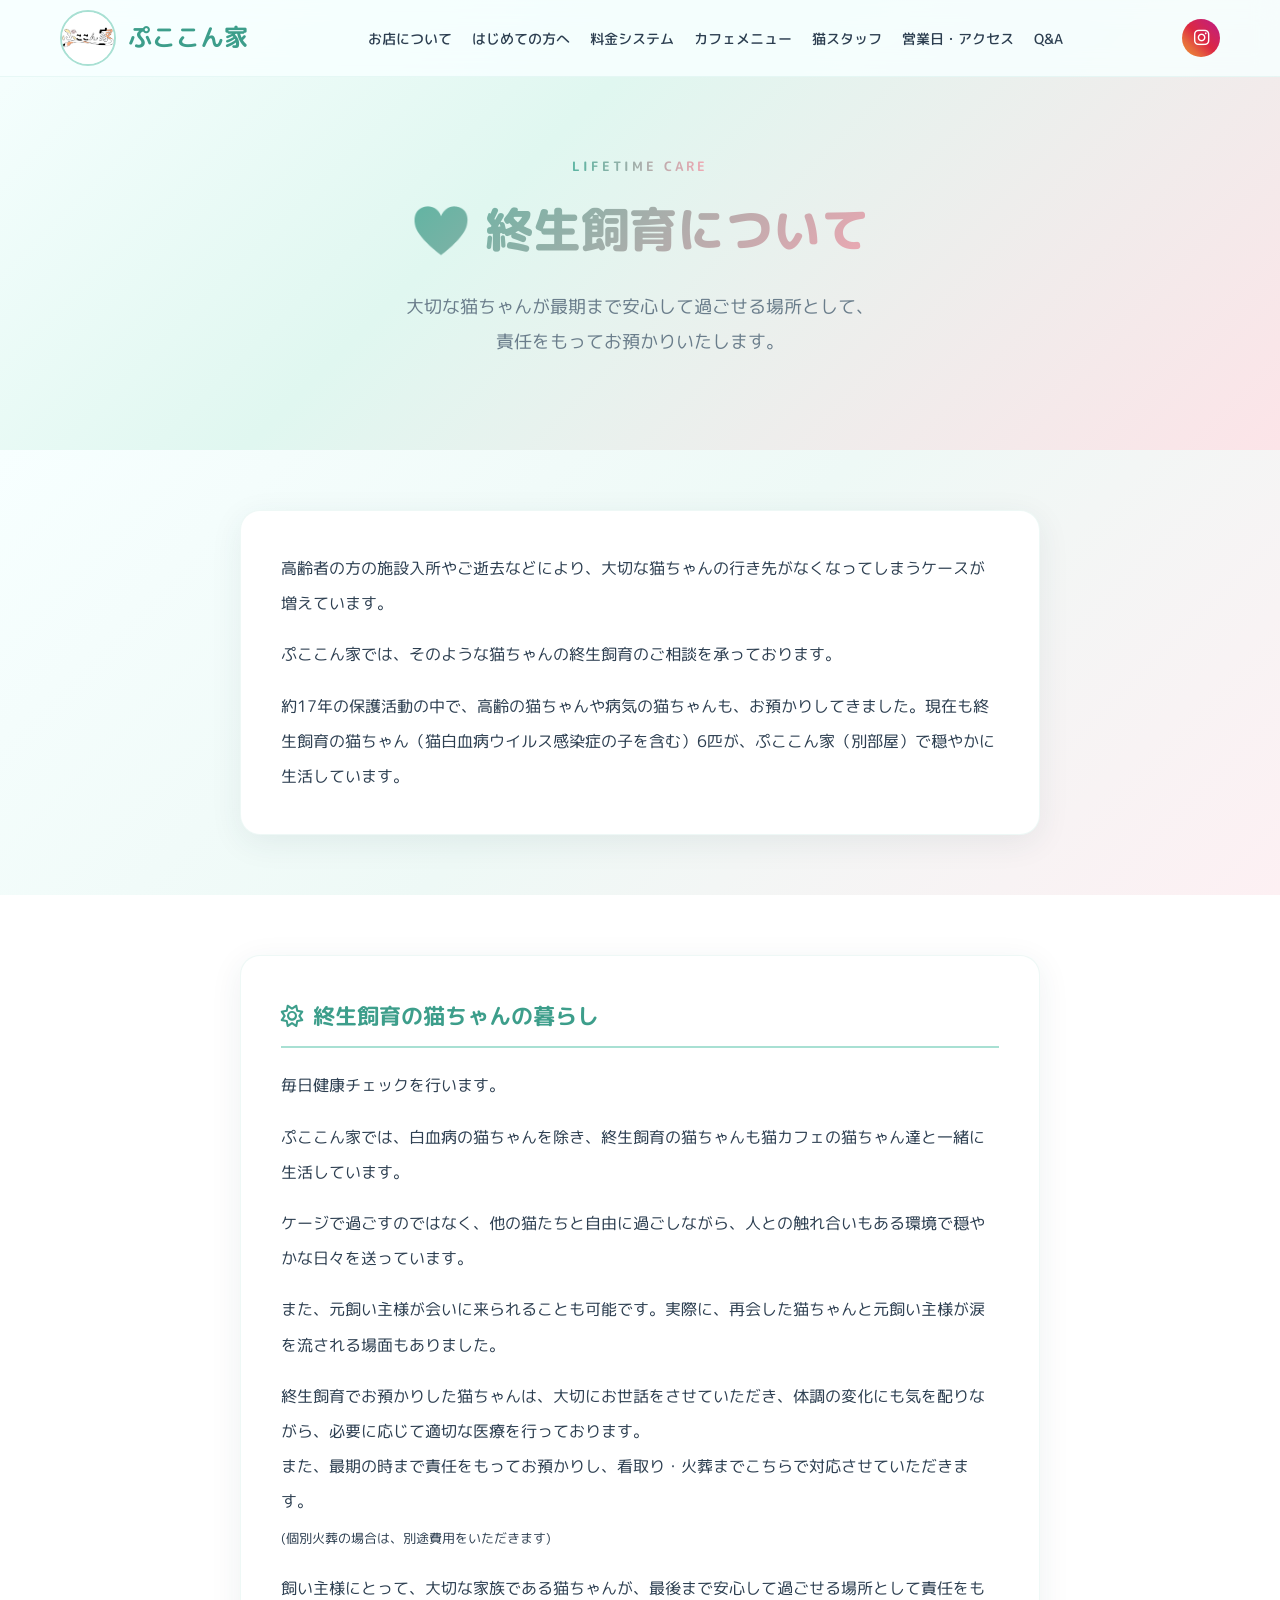
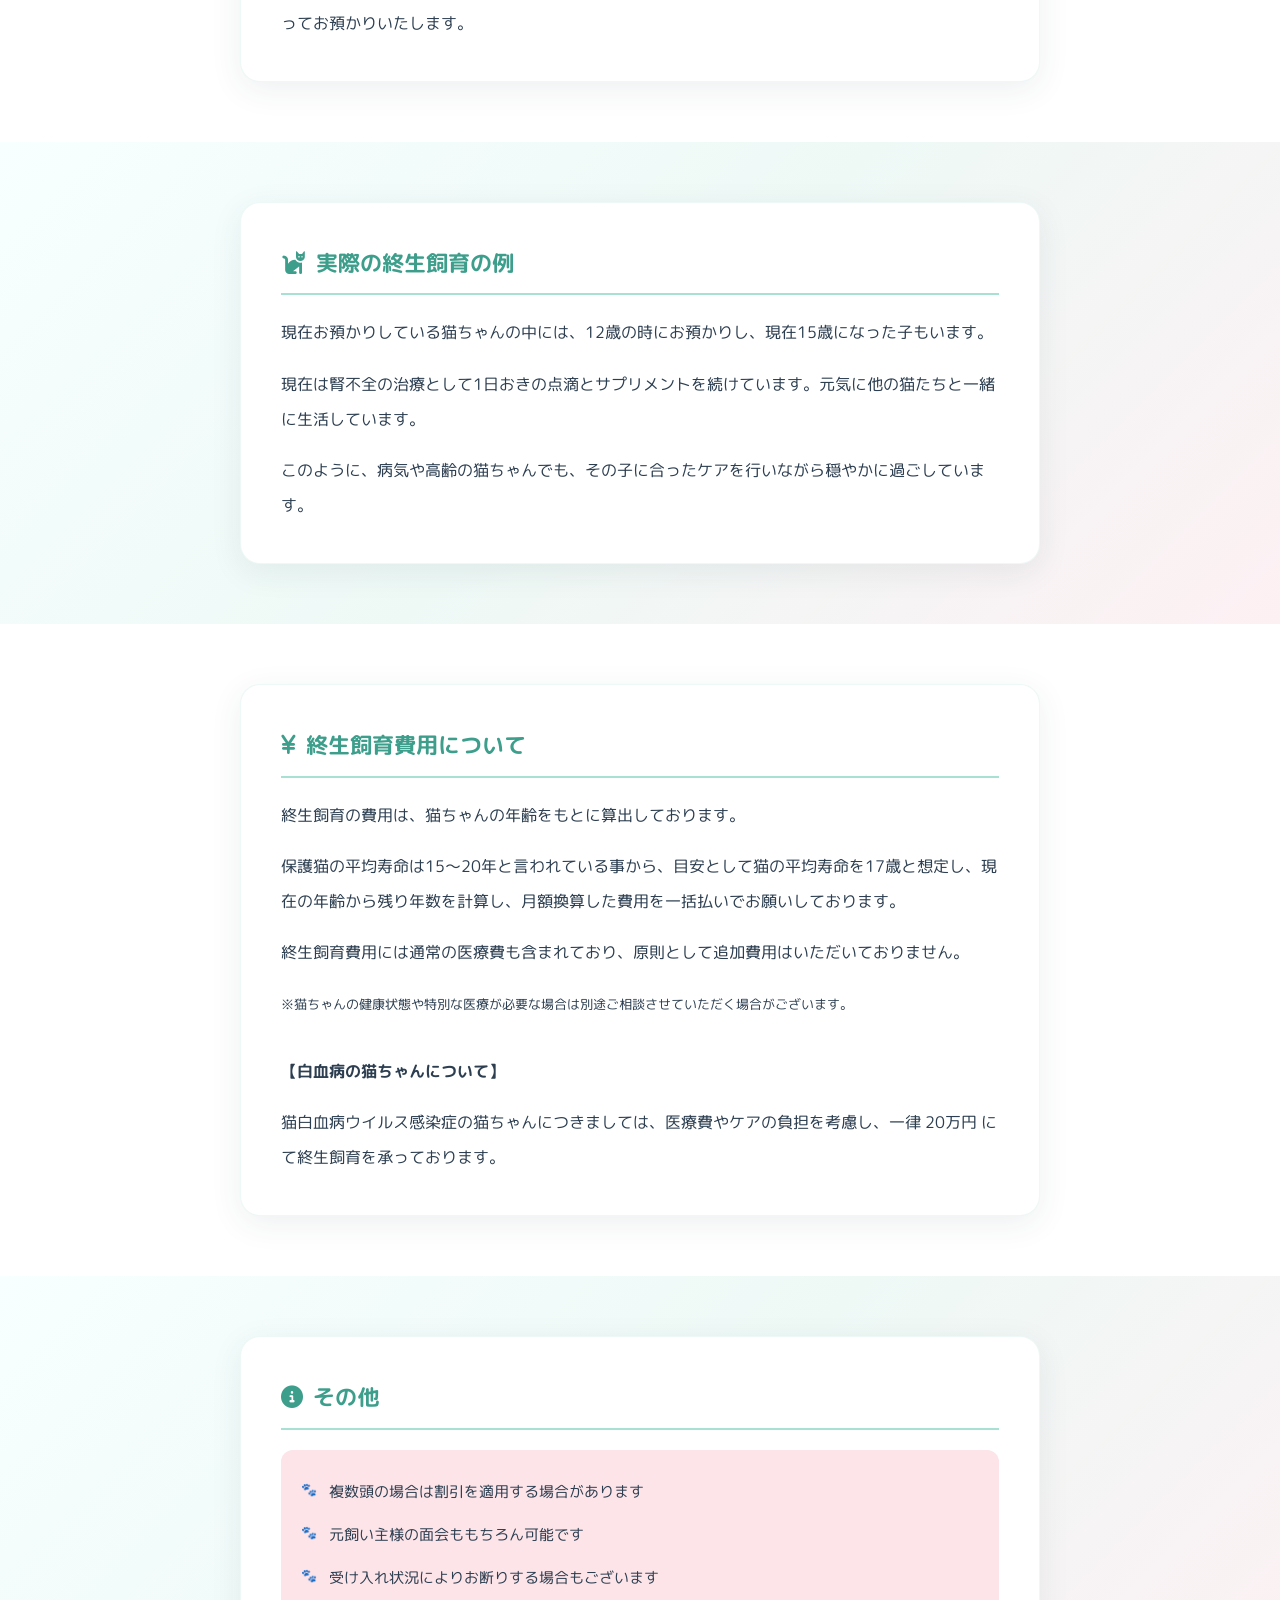
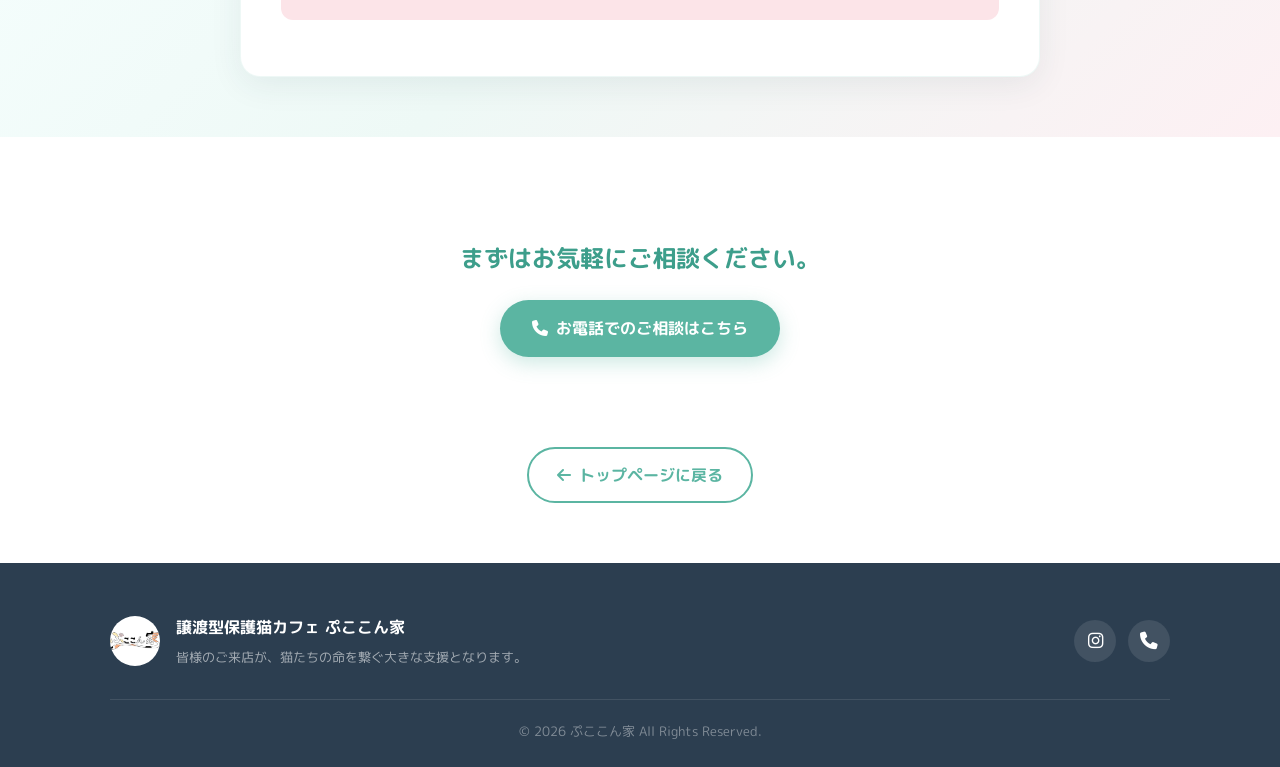
<file: lifetime.html>
<!DOCTYPE html>
<html lang="ja">
<head>
  <meta charset="UTF-8">
  <meta name="viewport" content="width=device-width, initial-scale=1.0">
  <title>終生飼育のご相談 | 譲渡型保護猫カフェ ぷここん家</title>
  <meta name="description" content="大切な猫ちゃんが最期まで安心して過ごせる場所。ぷここん家では、事情により飼育困難になった猫ちゃんの終生飼育のお預かりを行っています。">
  <meta property="og:type" content="website">
  <meta property="og:site_name" content="譲渡型保護猫カフェ ぷここん家">
  <meta property="og:title" content="終生飼育のご相談 | 譲渡型保護猫カフェ ぷここん家">
  <meta property="og:description" content="大切な猫ちゃんが最期まで安心して過ごせる場所。ぷここん家では、事情により飼育困難になった猫ちゃんの終生飼育のお預かりを行っています。">
  <meta property="og:url" content="https://www.pucocnchi.com/lifetime.html">
  <meta property="og:image" content="https://www.pucocnchi.com/pucpcpnti_rogo.png">
  <meta name="twitter:card" content="summary_large_image">
  <meta name="twitter:title" content="終生飼育のご相談 | 譲渡型保護猫カフェ ぷここん家">
  <meta name="twitter:description" content="大切な猫ちゃんが最期まで安心して過ごせる場所。ぷここん家では、事情により飼育困難になった猫ちゃんの終生飼育のお預かりを行っています。">
  <meta name="twitter:image" content="https://www.pucocnchi.com/pucpcpnti_rogo.png">
  <link rel="preconnect" href="https://fonts.googleapis.com">
  <link rel="preconnect" href="https://fonts.gstatic.com" crossorigin>
  <link href="https://fonts.googleapis.com/css2?family=M+PLUS+Rounded+1c:wght@300;400;500;700;800&family=Zen+Maru+Gothic:wght@400;500;700&display=swap" rel="stylesheet">
  <link rel="stylesheet" href="https://cdnjs.cloudflare.com/ajax/libs/font-awesome/6.4.0/css/all.min.css">
  <link rel="icon" href="favicon.jpg" type="image/jpeg">
  <link rel="stylesheet" href="styles.css">
  <!-- Google tag (gtag.js) -->
  <script async src="https://www.googletagmanager.com/gtag/js?id=G-CHQX278JX6"></script>
  <script>
    window.dataLayer = window.dataLayer || [];
    function gtag(){dataLayer.push(arguments);}
    gtag('js', new Date());
    gtag('config', 'G-CHQX278JX6');
  </script>
  <style>
    /* ============================
       Lifetime Page Specific
       ============================ */
    .hotel-hero {
      position: relative;
      min-height: 50vh;
      display: flex; align-items: center; justify-content: center;
      background: var(--gradient-hero);
      padding: 140px 20px 80px;
      overflow: hidden;
      text-align: center;
    }
    .hotel-hero-content {
      position: relative; z-index: 1;
      max-width: 700px;
    }
    .hotel-hero-content h1 {
      font-size: clamp(2rem, 4vw, 3rem);
      font-weight: 800;
      background: var(--gradient-accent);
      -webkit-background-clip: text; -webkit-text-fill-color: transparent;
      background-clip: text;
      margin-bottom: 16px;
    }
    .hotel-hero-content .hero-lead {
      font-size: 1.1rem;
      color: var(--text-light);
      line-height: 2;
    }

    .hotel-section {
      padding: 60px 0;
    }
    .hotel-section:nth-child(odd) {
      background: var(--gradient-section);
    }
    .hotel-section:nth-child(even) {
      background: var(--white);
    }

    .hotel-block {
      max-width: 800px;
      margin: 0 auto;
      background: var(--white);
      padding: 40px;
      border-radius: var(--radius);
      box-shadow: var(--shadow);
      border: 1px solid rgba(91,181,162,0.1);
    }
    
    .hotel-title {
      font-size: 1.4rem;
      font-weight: 700;
      color: var(--accent-dark);
      margin-bottom: 20px;
      border-bottom: 2px solid var(--accent-light);
      padding-bottom: 10px;
      display: flex;
      align-items: center;
      gap: 10px;
    }

    .hotel-text p {
      font-size: 1rem;
      color: var(--text-main);
      line-height: 2.2;
      margin-bottom: 16px;
    }
    .hotel-text p:last-child {
      margin-bottom: 0;
    }

    .hotel-list {
      list-style: none;
      padding: 0;
      margin: 16px 0;
      background: var(--sub-light);
      padding: 20px;
      border-radius: var(--radius-sm);
    }
    .hotel-list li {
      padding: 8px 0 8px 28px;
      position: relative;
      font-size: 0.95rem;
      color: var(--text-main);
      line-height: 1.8;
    }
    .hotel-list li::before {
      content: '🐾';
      position: absolute;
      left: 0;
      font-size: 0.8rem;
    }

    .hotel-price {
      text-align: center;
      font-size: 1.8rem;
      font-weight: 800;
      color: var(--accent-dark);
      margin: 20px 0;
      padding: 20px;
      background: var(--white);
      border-radius: var(--radius);
      border: 2px dashed var(--accent);
    }
    
    .highlight-box {
      background: var(--gradient-accent);
      color: #fff;
      padding: 30px;
      border-radius: var(--radius);
      text-align: center;
      margin: 30px 0;
    }
    .highlight-box h3 {
      font-size: 1.3rem;
      margin-bottom: 16px;
    }
    .highlight-box p {
      color: #fff;
    }
    .highlight-box .price {
      font-size: 2rem;
      font-weight: 800;
      display: block;
      margin-top: 10px;
    }

    .hotel-back {
      text-align: center;
      margin-top: 50px;
    }

    @media (max-width: 768px) {
      .hotel-block {
        padding: 24px;
      }
      .hotel-hero {
        min-height: auto;
        padding: 120px 16px 60px;
      }
    }
  </style>
</head>
<body>

  <!-- ========== HEADER / NAV ========== -->
  <header class="header" id="header">
    <div class="header-inner">
      <a href="index.html" class="header-logo">
        <img src="assets/logo.jpg" alt="ぷここん家ロゴ" class="header-logo-img">
        <span class="header-logo-text">ぷここん家</span>
      </a>
      <nav class="nav" id="nav">
        <ul class="nav-list">
          <li><a href="index.html#about" class="nav-link">お店について</a></li>
          <li><a href="index.html#guide" class="nav-link">はじめての方へ</a></li>
          <li><a href="index.html#pricing" class="nav-link">料金システム</a></li>
          <li><a href="index.html#menu" class="nav-link">カフェメニュー</a></li>
          <li><a href="index.html#cats" class="nav-link">猫スタッフ</a></li>
          <li><a href="index.html#access" class="nav-link">営業日・アクセス</a></li>
          <li><a href="index.html#faq" class="nav-link">Q&A</a></li>
        </ul>
      </nav>
      <a href="https://www.instagram.com/pucocnchi_1122/" target="_blank" class="nav-ig-btn" aria-label="Instagram">
        <i class="fa-brands fa-instagram"></i>
      </a>
      <button class="hamburger" id="hamburger" aria-label="メニュー">
        <span></span><span></span><span></span>
      </button>
    </div>
  </header>

  <!-- ========== HERO ========== -->
  <section class="hotel-hero">
    <div class="hotel-hero-content reveal">
      <span class="section-tag">Lifetime Care</span>
      <h1>❤️ 終生飼育について</h1>
      <p class="hero-lead">大切な猫ちゃんが最期まで安心して過ごせる場所として、<br>責任をもってお預かりいたします。</p>
    </div>
  </section>

  <!-- ========== CONTENT ========== -->
  <section class="hotel-section">
    <div class="container reveal">
      <div class="hotel-block">
        <div class="hotel-text">
          <p>高齢者の方の施設入所やご逝去などにより、大切な猫ちゃんの行き先がなくなってしまうケースが増えています。</p>
          <p>ぷここん家では、そのような猫ちゃんの終生飼育のご相談を承っております。</p>
          <p>約17年の保護活動の中で、高齢の猫ちゃんや病気の猫ちゃんも、お預かりしてきました。現在も終生飼育の猫ちゃん（猫白血病ウイルス感染症の子を含む）6匹が、ぷここん家（別部屋）で穏やかに生活しています。</p>
        </div>
      </div>
    </div>
  </section>

  <section class="hotel-section">
    <div class="container reveal">
      <div class="hotel-block">
        <h2 class="hotel-title"><i class="fa-regular fa-sun"></i> 終生飼育の猫ちゃんの暮らし</h2>
        <div class="hotel-text">
          <p>毎日健康チェックを行います。</p>
          <p>ぷここん家では、白血病の猫ちゃんを除き、終生飼育の猫ちゃんも猫カフェの猫ちゃん達と一緒に生活しています。</p>
          <p>ケージで過ごすのではなく、他の猫たちと自由に過ごしながら、人との触れ合いもある環境で穏やかな日々を送っています。</p>
          <p>また、元飼い主様が会いに来られることも可能です。実際に、再会した猫ちゃんと元飼い主様が涙を流される場面もありました。</p>
          <p>終生飼育でお預かりした猫ちゃんは、大切にお世話をさせていただき、体調の変化にも気を配りながら、必要に応じて適切な医療を行っております。<br>また、最期の時まで責任をもってお預かりし、看取り・火葬までこちらで対応させていただきます。<br><small>(個別火葬の場合は、別途費用をいただきます)</small></p>
          <p>飼い主様にとって、大切な家族である猫ちゃんが、最後まで安心して過ごせる場所として責任をもってお預かりいたします。</p>
        </div>
      </div>
    </div>
  </section>

  <section class="hotel-section">
    <div class="container reveal">
      <div class="hotel-block">
        <h2 class="hotel-title"><i class="fa-solid fa-cat"></i> 実際の終生飼育の例</h2>
        <div class="hotel-text">
          <p>現在お預かりしている猫ちゃんの中には、12歳の時にお預かりし、現在15歳になった子もいます。</p>
          <p>現在は腎不全の治療として1日おきの点滴とサプリメントを続けています。元気に他の猫たちと一緒に生活しています。</p>
          <p>このように、病気や高齢の猫ちゃんでも、その子に合ったケアを行いながら穏やかに過ごしています。</p>
        </div>
      </div>
    </div>
  </section>

  <section class="hotel-section">
    <div class="container reveal">
      <div class="hotel-block">
        <h2 class="hotel-title"><i class="fa-solid fa-yen-sign"></i> 終生飼育費用について</h2>
        <div class="hotel-text">
          <p>終生飼育の費用は、猫ちゃんの年齢をもとに算出しております。</p>
          <p>保護猫の平均寿命は15〜20年と言われている事から、目安として猫の平均寿命を17歳と想定し、現在の年齢から残り年数を計算し、月額換算した費用を一括払いでお願いしております。</p>
          <p>終生飼育費用には通常の医療費も含まれており、原則として追加費用はいただいておりません。</p>
          <p><small>※猫ちゃんの健康状態や特別な医療が必要な場合は別途ご相談させていただく場合がございます。</small></p>
          
          <p style="margin-top: 32px; font-weight: 700; color: var(--text-main);">【白血病の猫ちゃんについて】</p>
          <p>猫白血病ウイルス感染症の猫ちゃんにつきましては、医療費やケアの負担を考慮し、一律 20万円 にて終生飼育を承っております。</p>
        </div>
      </div>
    </div>
  </section>

  <section class="hotel-section">
    <div class="container reveal">
      <div class="hotel-block">
        <h2 class="hotel-title"><i class="fa-solid fa-circle-info"></i> その他</h2>
        <div class="hotel-text">
          <ul class="hotel-list">
            <li>複数頭の場合は割引を適用する場合があります</li>
            <li>元飼い主様の面会ももちろん可能です</li>
            <li>受け入れ状況によりお断りする場合もございます</li>
          </ul>
        </div>
      </div>
    </div>
  </section>

  <section class="hotel-section">
    <div class="container reveal">
      <div class="hotel-block" style="text-align: center; border: none; box-shadow: none; background: transparent;">
        <h2 style="font-size: 1.5rem; color: var(--accent-dark); margin-bottom: 20px;">まずはお気軽にご相談ください。</h2>
        <a href="tel:05013911319" class="btn-hero"><i class="fa-solid fa-phone"></i> お電話でのご相談はこちら</a>
      </div>
      
      <div class="hotel-back reveal">
        <a href="index.html" class="btn-secondary">
          <i class="fa-solid fa-arrow-left"></i> トップページに戻る
        </a>
      </div>
    </div>
  </section>

  <!-- ========== FOOTER ========== -->
  <footer class="footer">
    <div class="container">
      <div class="footer-top">
        <div class="footer-brand">
          <img src="assets/logo.jpg" alt="ロゴ" class="footer-logo-img">
          <div>
            <h3>譲渡型保護猫カフェ ぷここん家</h3>
            <p>皆様のご来店が、猫たちの命を繋ぐ大きな支援となります。</p>
          </div>
        </div>
        <div class="footer-social">
          <a href="https://www.instagram.com/pucocnchi_1122/" target="_blank" aria-label="Instagram"><i class="fa-brands fa-instagram"></i></a>
          <a href="tel:05013911319" aria-label="電話"><i class="fa-solid fa-phone"></i></a>
        </div>
      </div>
      <div class="footer-bottom">
        <p>&copy; 2026 ぷここん家 All Rights Reserved.</p>
      </div>
    </div>
  </footer>

  <script src="script.js"></script>
</body>
</html>
</file>
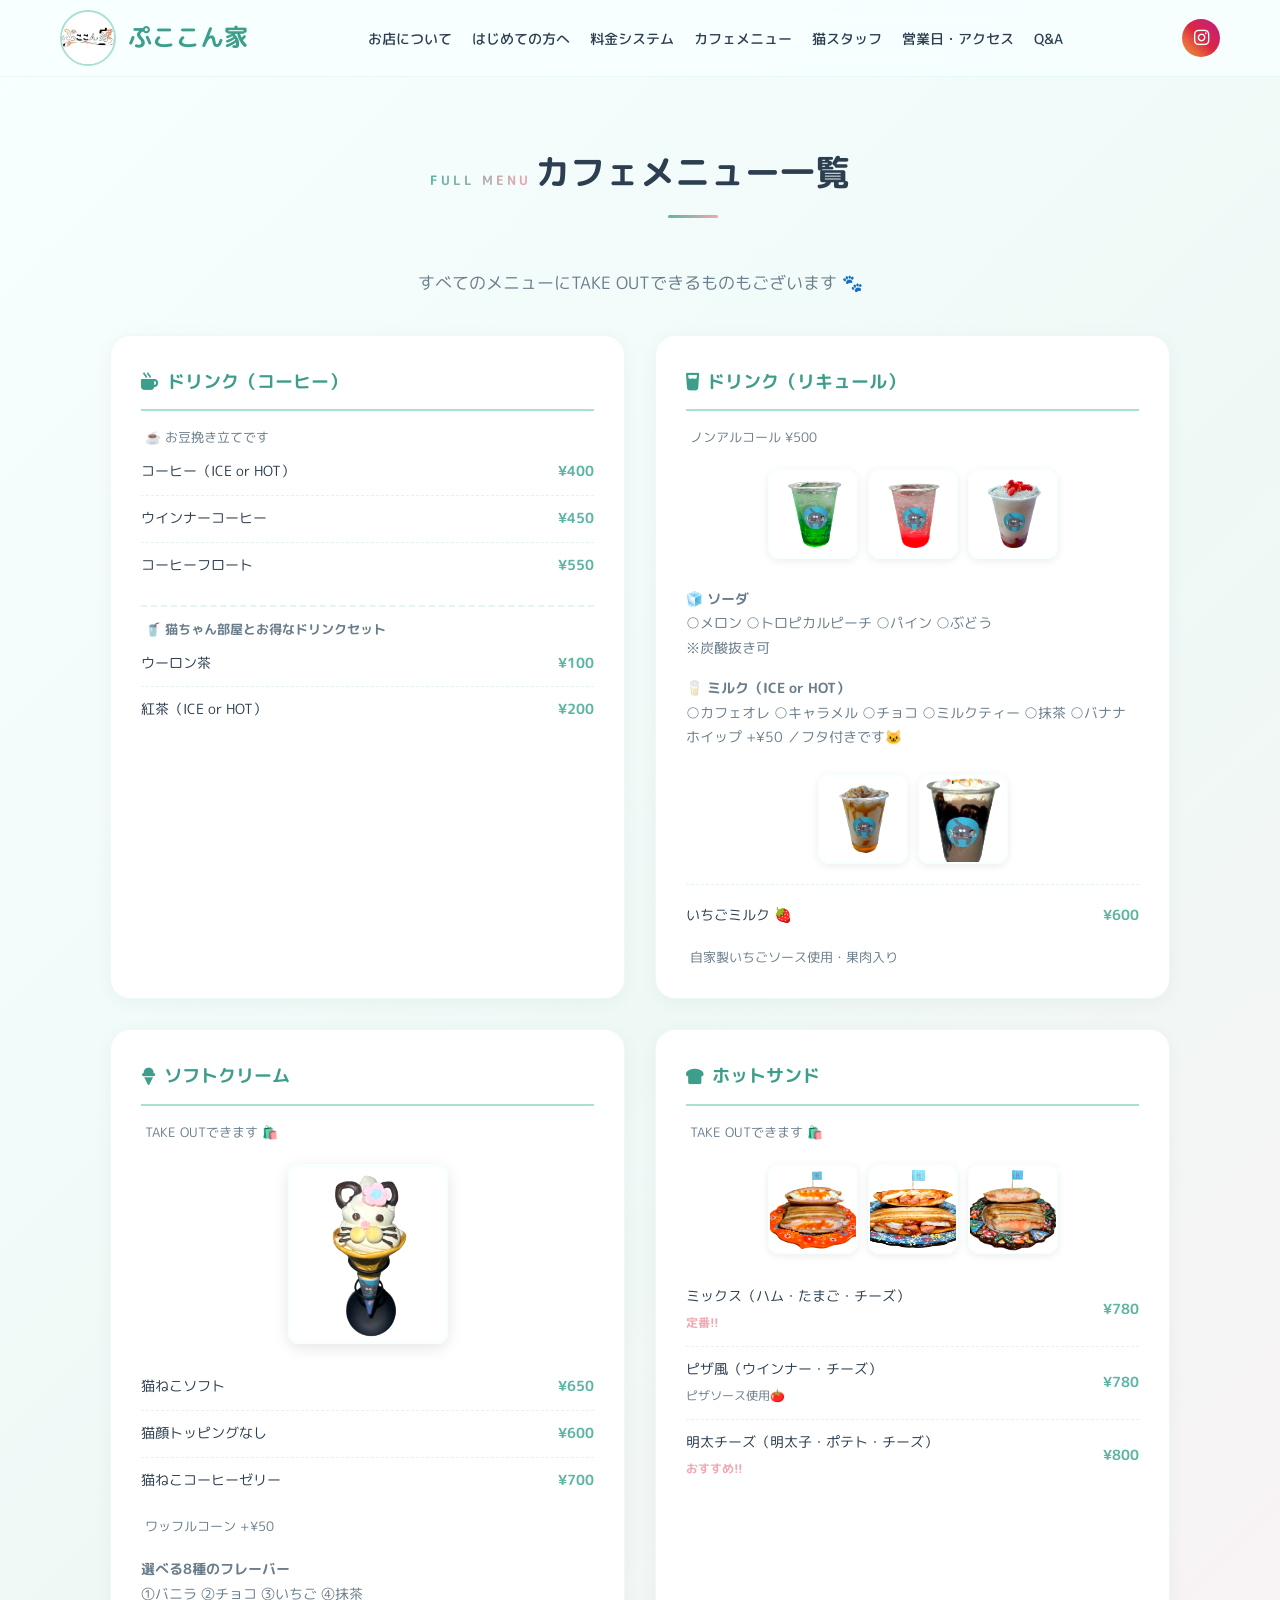
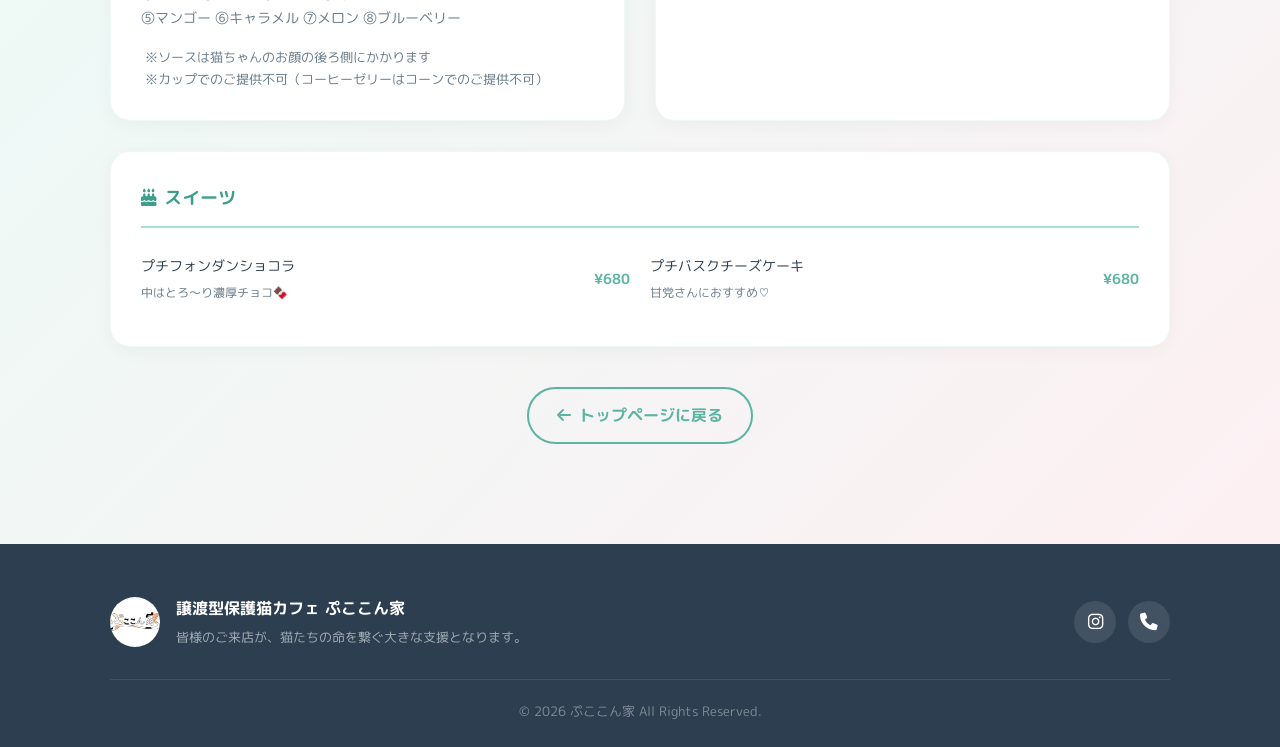
<file: menu.html>
<!DOCTYPE html>
<html lang="ja">
<head>
  <meta charset="UTF-8">
  <meta name="viewport" content="width=device-width, initial-scale=1.0">
  <title>カフェメニュー一覧 | 譲渡型保護猫カフェ ぷここん家</title>
  <meta name="description" content="ぷここん家のカフェメニュー一覧。コーヒー、猫ねこソフト、ホットサンド、スイーツ、ドリンクなど豊富なメニューをご用意しています。">
  <meta property="og:type" content="website">
  <meta property="og:site_name" content="譲渡型保護猫カフェ ぷここん家">
  <meta property="og:title" content="カフェメニュー一覧 | 譲渡型保護猫カフェ ぷここん家">
  <meta property="og:description" content="ぷここん家のカフェメニュー一覧。コーヒー、猫ねこソフト、ホットサンド、スイーツ、ドリンクなど豊富なメニューをご用意しています。">
  <meta property="og:url" content="https://www.pucocnchi.com/menu.html">
  <meta property="og:image" content="https://www.pucocnchi.com/pucpcpnti_rogo.png">
  <meta name="twitter:card" content="summary_large_image">
  <meta name="twitter:title" content="カフェメニュー一覧 | 譲渡型保護猫カフェ ぷここん家">
  <meta name="twitter:description" content="ぷここん家のカフェメニュー一覧。コーヒー、猫ねこソフト、ホットサンド、スイーツ、ドリンクなど豊富なメニューをご用意しています。">
  <meta name="twitter:image" content="https://www.pucocnchi.com/pucpcpnti_rogo.png">
  <link rel="preconnect" href="https://fonts.googleapis.com">
  <link rel="preconnect" href="https://fonts.gstatic.com" crossorigin>
  <link href="https://fonts.googleapis.com/css2?family=M+PLUS+Rounded+1c:wght@300;400;500;700;800&family=Zen+Maru+Gothic:wght@400;500;700&display=swap" rel="stylesheet">
  <link rel="stylesheet" href="https://cdnjs.cloudflare.com/ajax/libs/font-awesome/6.4.0/css/all.min.css">
  <link rel="icon" href="favicon.jpg" type="image/jpeg">
  <link rel="stylesheet" href="styles.css">
  <!-- Google tag (gtag.js) -->
  <script async src="https://www.googletagmanager.com/gtag/js?id=G-CHQX278JX6"></script>
  <script>
    window.dataLayer = window.dataLayer || [];
    function gtag(){dataLayer.push(arguments);}
    gtag('js', new Date());
    gtag('config', 'G-CHQX278JX6');
  </script>
</head>
<body>

  <!-- ========== HEADER / NAV ========== -->
  <header class="header" id="header">
    <div class="header-inner">
      <a href="index.html" class="header-logo">
        <img src="assets/logo.jpg" alt="ぷここん家ロゴ" class="header-logo-img">
        <span class="header-logo-text">ぷここん家</span>
      </a>
      <nav class="nav" id="nav">
        <ul class="nav-list">
          <li><a href="index.html#about" class="nav-link">お店について</a></li>
          <li><a href="index.html#guide" class="nav-link">はじめての方へ</a></li>
          <li><a href="index.html#pricing" class="nav-link">料金システム</a></li>
          <li><a href="index.html#menu" class="nav-link active">カフェメニュー</a></li>
          <li><a href="index.html#cats" class="nav-link">猫スタッフ</a></li>
          <li><a href="index.html#access" class="nav-link">営業日・アクセス</a></li>
          <li><a href="index.html#faq" class="nav-link">Q&A</a></li>
        </ul>
      </nav>
      <a href="https://www.instagram.com/pucocnchi_1122/" target="_blank" class="nav-ig-btn" aria-label="Instagram">
        <i class="fa-brands fa-instagram"></i>
      </a>
      <button class="hamburger" id="hamburger" aria-label="メニュー">
        <span></span><span></span><span></span>
      </button>
    </div>
  </header>

  <!-- ========== MENU PAGE ========== -->
  <section class="section section-gradient" style="padding-top: 140px;" id="menu-full">
    <div class="container">
      <div class="section-heading reveal">
        <span class="section-tag">Full Menu</span>
        <h2>カフェメニュー一覧</h2>
      </div>
      <p class="menu-intro reveal">すべてのメニューにTAKE OUTできるものもございます 🐾</p>

      <div class="menu-page-grid reveal">

        <!-- コーヒー -->
        <div class="menu-page-card">
          <h3><i class="fa-solid fa-mug-hot"></i> ドリンク（コーヒー）</h3>
          <p class="menu-sub-note">☕ お豆挽き立てです</p>
          <ul class="menu-items">
            <li><span>コーヒー（ICE or HOT）</span><span class="menu-price">¥400</span></li>
            <li><span>ウインナーコーヒー</span><span class="menu-price">¥450</span></li>
            <li><span>コーヒーフロート</span><span class="menu-price">¥550</span></li>
          </ul>
          <p class="menu-sub-note" style="margin-top: 16px; padding-top: 12px; border-top: 2px dashed rgba(91,181,162,0.15);">
            <strong>🥤 猫ちゃん部屋とお得なドリンクセット</strong>
          </p>
          <ul class="menu-items">
            <li><span>ウーロン茶</span><span class="menu-price">¥100</span></li>
            <li><span>紅茶（ICE or HOT）</span><span class="menu-price">¥200</span></li>
          </ul>
        </div>

        <!-- リキュール -->
        <div class="menu-page-card">
          <h3><i class="fa-solid fa-glass-water"></i> ドリンク（リキュール）</h3>
          <p class="menu-sub-note">ノンアルコール ¥500</p>
          <div class="menu-card-photo-row">
            <img src="ねこ/メロンソーダ.JPEG" alt="メロンソーダ" class="menu-card-photo food-photo-enhance">
            <img src="ねこ/トロピカルピーチソーダ.JPEG" alt="ピーチソーダ" class="menu-card-photo food-photo-enhance">
            <img src="ねこ/いちごミルク.JPEG" alt="いちごミルク" class="menu-card-photo food-photo-enhance">
          </div>
          <div class="menu-flavors">
            <p><strong>🧊 ソーダ</strong><br>
            ○メロン ○トロピカルピーチ ○パイン ○ぶどう<br>
            ※炭酸抜き可</p>
          </div>
          <div class="menu-flavors">
            <p><strong>🥛 ミルク（ICE or HOT）</strong><br>
            ○カフェオレ ○キャラメル ○チョコ ○ミルクティー ○抹茶 ○バナナ<br>
            ホイップ +¥50 ／フタ付きです🐱</p>
          </div>
          <div class="menu-card-photo-row" style="margin-top:8px;">
            <img src="ねこ/キャラメルミルク.JPEG" alt="キャラメルミルク" class="menu-card-photo food-photo-enhance">
            <img src="ねこ/チョコミルク.JPEG" alt="チョコミルク" class="menu-card-photo food-photo-enhance">
          </div>
          <ul class="menu-items" style="margin-top: 8px; border-top: 1px dashed rgba(91,181,162,0.15); padding-top: 8px;">
            <li><span>いちごミルク 🍓</span><span class="menu-price">¥600</span></li>
          </ul>
          <p class="menu-sub-note">自家製いちごソース使用・果肉入り</p>
        </div>

        <!-- ソフトクリーム -->
        <div class="menu-page-card">
          <h3><i class="fa-solid fa-ice-cream"></i> ソフトクリーム</h3>
          <p class="menu-sub-note">TAKE OUTできます 🛍️</p>
          <div class="menu-card-photo-row single">
            <img src="ねこ/猫ねこソフト.JPEG" alt="猫ねこソフト" class="menu-card-photo-large food-photo-enhance">
          </div>
          <ul class="menu-items">
            <li><span>猫ねこソフト</span><span class="menu-price">¥650</span></li>
            <li><span>猫顔トッピングなし</span><span class="menu-price">¥600</span></li>
            <li><span>猫ねこコーヒーゼリー</span><span class="menu-price">¥700</span></li>
          </ul>
          <p class="menu-sub-note" style="margin-top: 12px;">ワッフルコーン +¥50</p>
          <div class="menu-flavors" style="margin-top: 12px;">
            <p><strong>選べる8種のフレーバー</strong><br>
            ①バニラ ②チョコ ③いちご ④抹茶<br>
            ⑤マンゴー ⑥キャラメル ⑦メロン ⑧ブルーベリー</p>
          </div>
          <p class="menu-sub-note">※ソースは猫ちゃんのお顔の後ろ側にかかります<br>※カップでのご提供不可（コーヒーゼリーはコーンでのご提供不可）</p>
        </div>

        <!-- ホットサンド -->
        <div class="menu-page-card">
          <h3><i class="fa-solid fa-bread-slice"></i> ホットサンド</h3>
          <p class="menu-sub-note">TAKE OUTできます 🛍️</p>
          <div class="menu-card-photo-row">
            <img src="ねこ/ホットサンドミックス.JPEG" alt="ミックス" class="menu-card-photo food-photo-enhance">
            <img src="ねこ/ホットサンドピザ風.JPEG" alt="ピザ風" class="menu-card-photo food-photo-enhance">
            <img src="ねこ/ホットサンドめんたいチーズ.JPEG" alt="明太チーズ" class="menu-card-photo food-photo-enhance">
          </div>
          <ul class="menu-items">
            <li>
              <span>ミックス（ハム・たまご・チーズ）<br><small style="color:var(--sub);font-weight:700;">定番!!</small></span>
              <span class="menu-price">¥780</span>
            </li>
            <li>
              <span>ピザ風（ウインナー・チーズ）<br><small style="color:var(--text-light);">ピザソース使用🍅</small></span>
              <span class="menu-price">¥780</span>
            </li>
            <li>
              <span>明太チーズ（明太子・ポテト・チーズ）<br><small style="color:var(--sub);font-weight:700;">おすすめ!!</small></span>
              <span class="menu-price">¥800</span>
            </li>
          </ul>
        </div>

        <!-- スイーツ -->
        <div class="menu-page-card" style="grid-column: 1 / -1;">
          <h3><i class="fa-solid fa-cake-candles"></i> スイーツ</h3>
          <div style="display: grid; grid-template-columns: 1fr 1fr; gap: 20px;">
            <ul class="menu-items">
              <li>
                <span>プチフォンダンショコラ<br><small style="color:var(--text-light);">中はとろ〜り濃厚チョコ🍫</small></span>
                <span class="menu-price">¥680</span>
              </li>
            </ul>
            <ul class="menu-items">
              <li>
                <span>プチバスクチーズケーキ<br><small style="color:var(--text-light);">甘党さんにおすすめ♡</small></span>
                <span class="menu-price">¥680</span>
              </li>
            </ul>
          </div>
        </div>

      </div>

      <!-- トップページに戻る -->
      <div class="menu-page-back reveal">
        <a href="index.html#menu" class="btn-secondary">
          <i class="fa-solid fa-arrow-left"></i> トップページに戻る
        </a>
      </div>

    </div>
  </section>

  <!-- ========== FOOTER ========== -->
  <footer class="footer">
    <div class="container">
      <div class="footer-top">
        <div class="footer-brand">
          <img src="assets/logo.jpg" alt="ロゴ" class="footer-logo-img">
          <div>
            <h3>譲渡型保護猫カフェ ぷここん家</h3>
            <p>皆様のご来店が、猫たちの命を繋ぐ大きな支援となります。</p>
          </div>
        </div>
        <div class="footer-social">
          <a href="https://www.instagram.com/pucocnchi_1122/" target="_blank" aria-label="Instagram"><i class="fa-brands fa-instagram"></i></a>
          <a href="tel:05013911319" aria-label="電話"><i class="fa-solid fa-phone"></i></a>
        </div>
      </div>
      <div class="footer-bottom">
        <p>&copy; 2026 ぷここん家 All Rights Reserved.</p>
      </div>
    </div>
  </footer>

  <script src="script.js"></script>
</body>
</html>
</file>
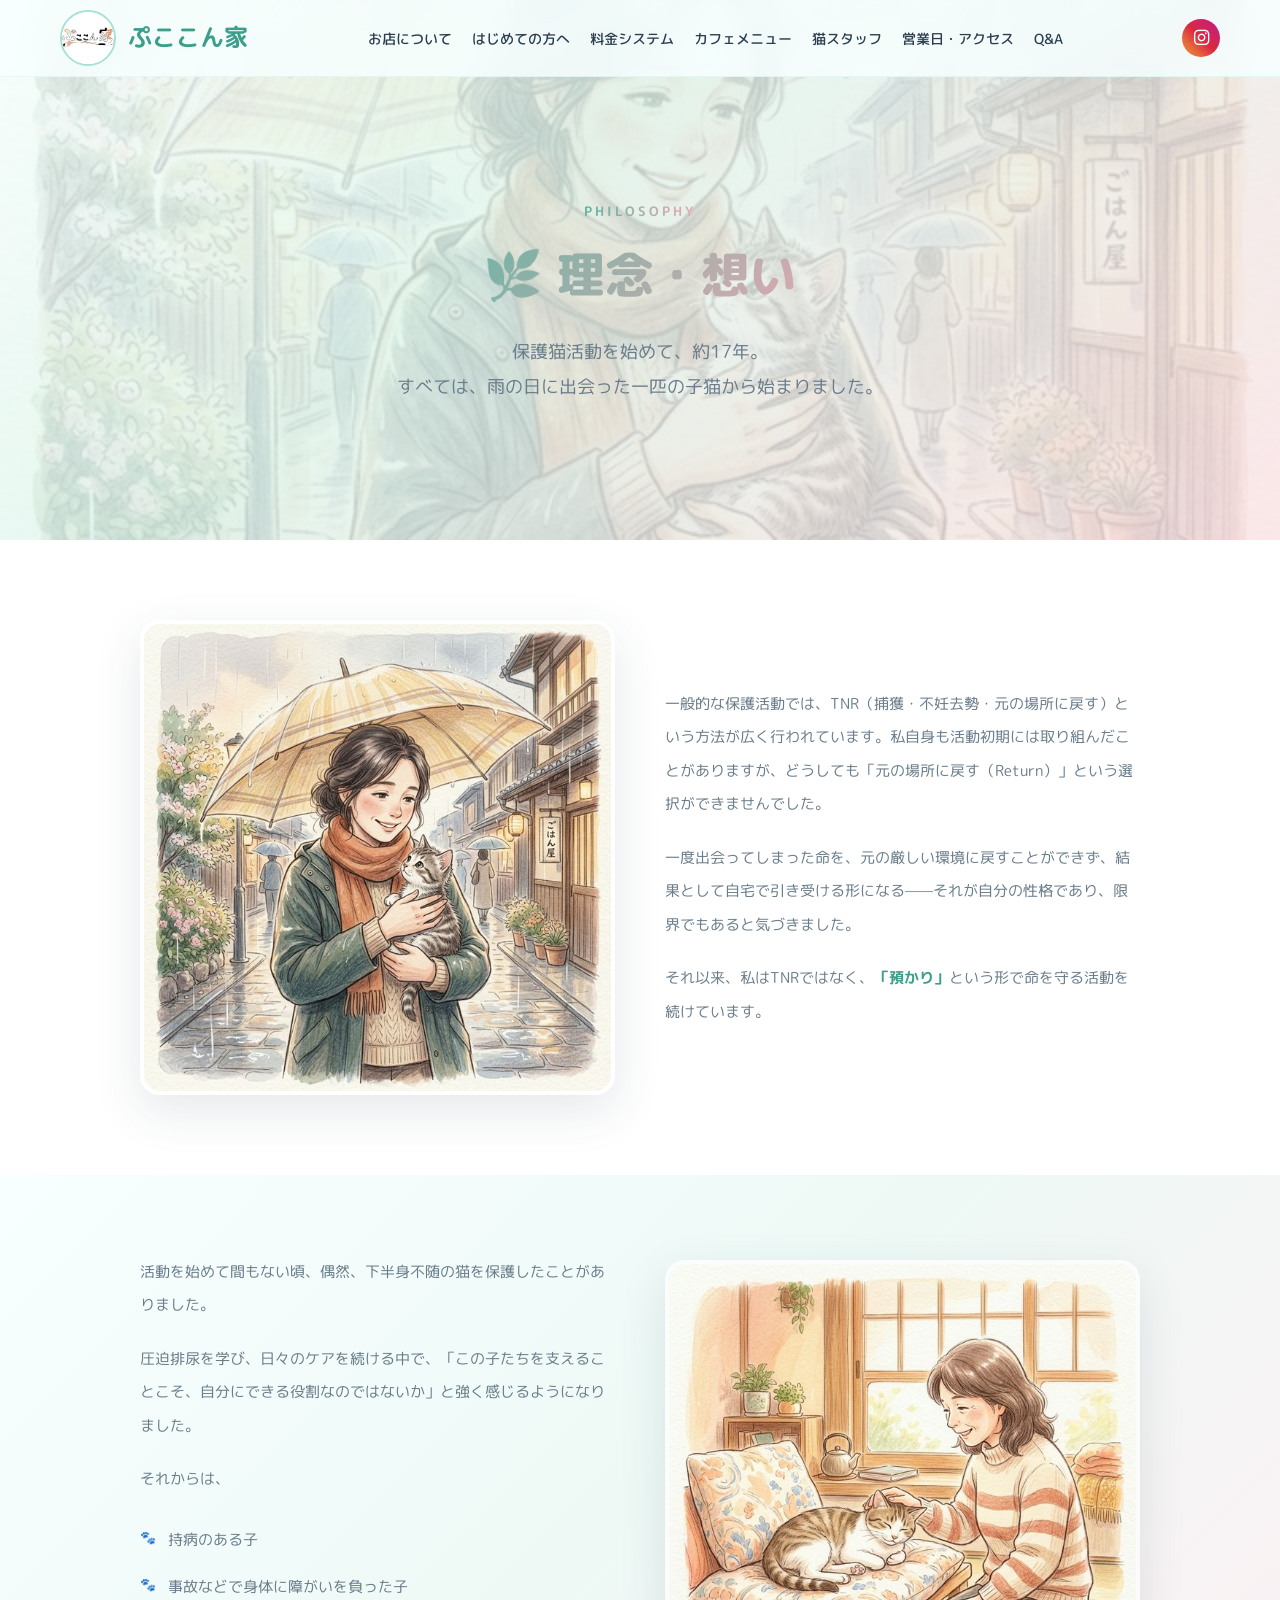
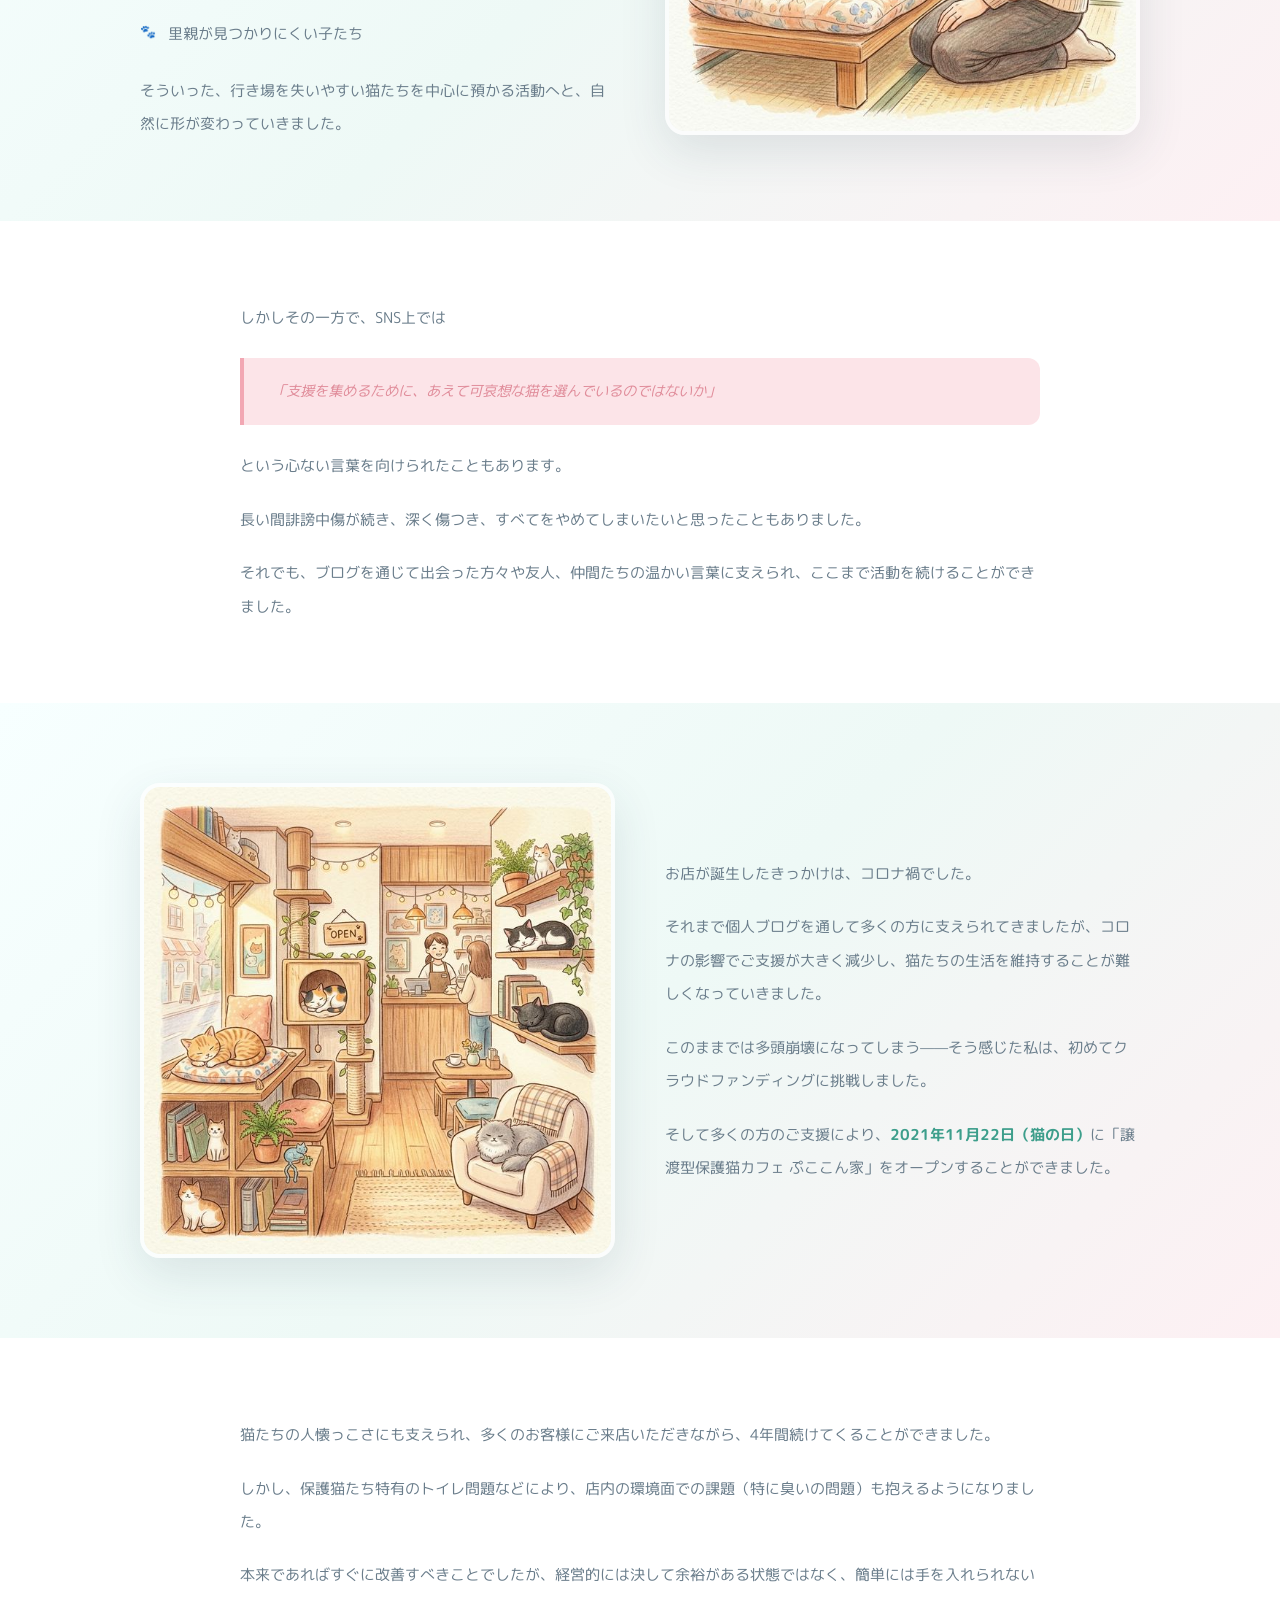
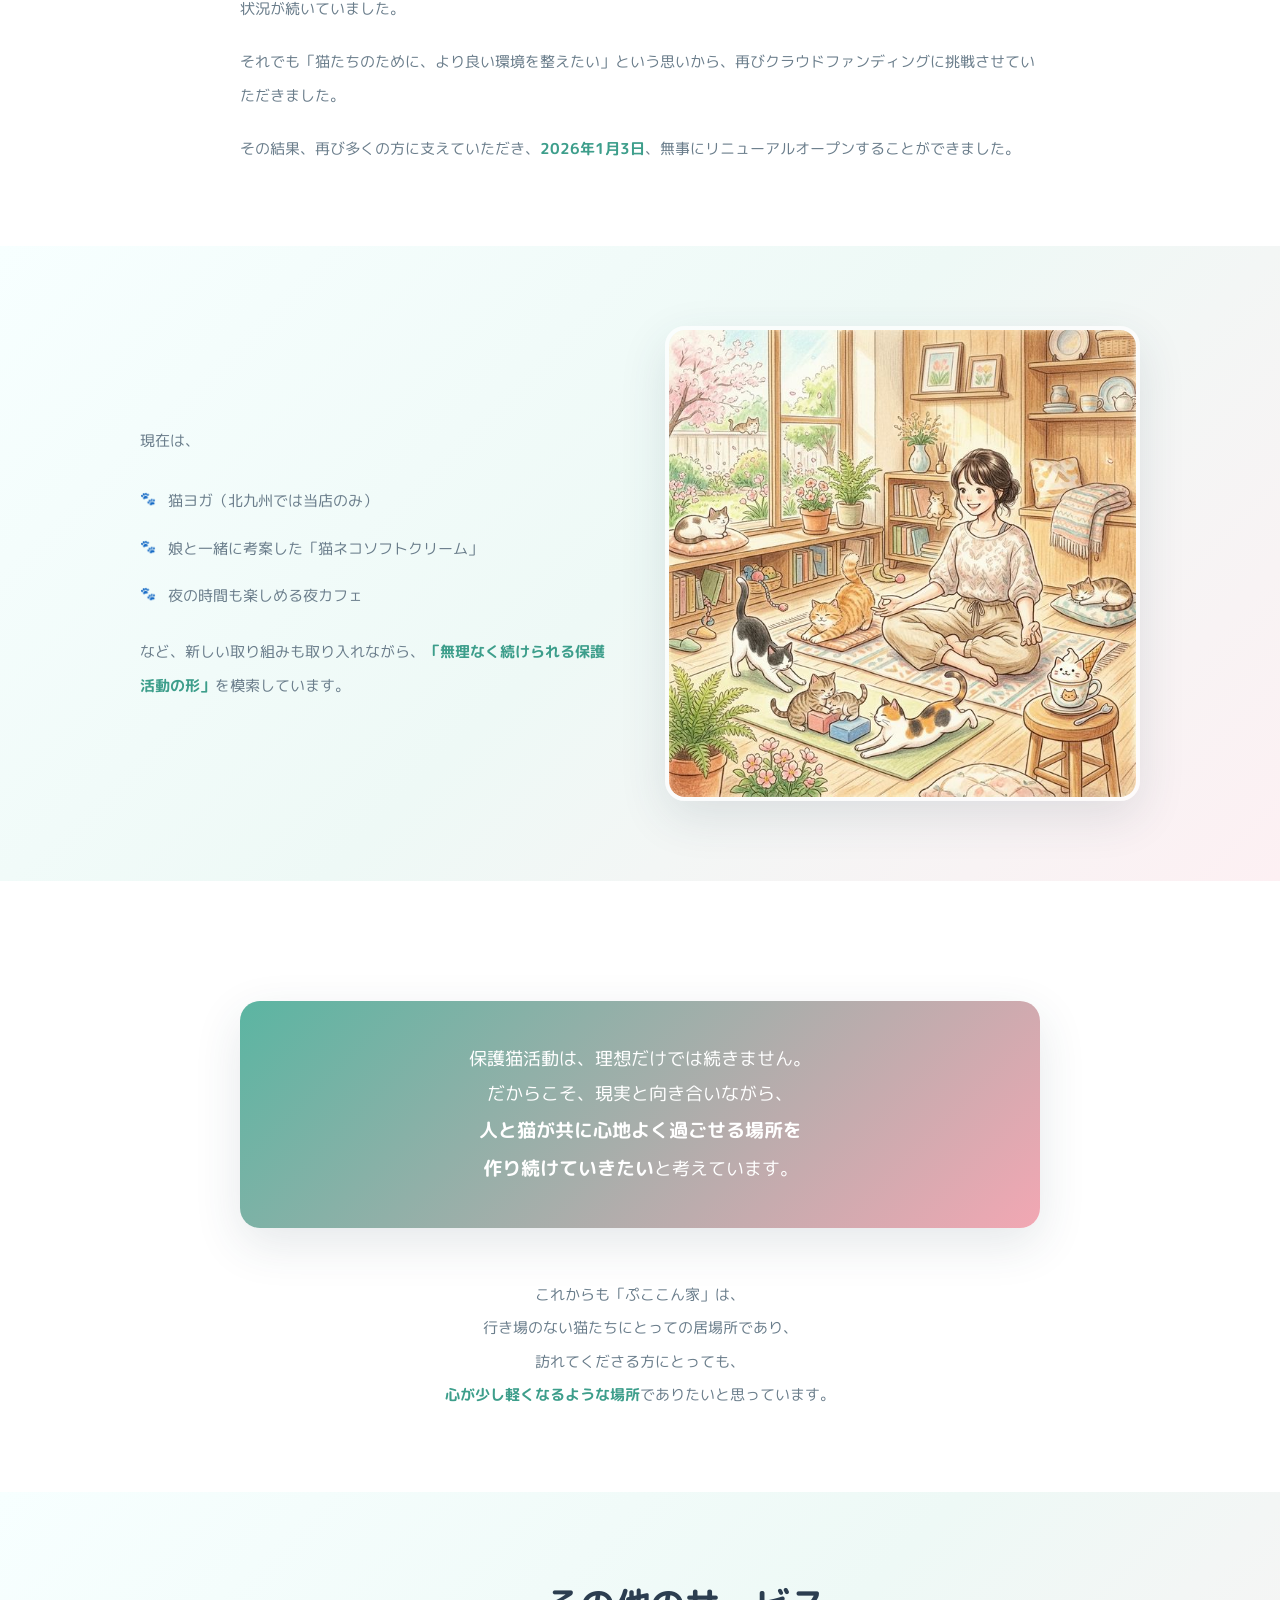
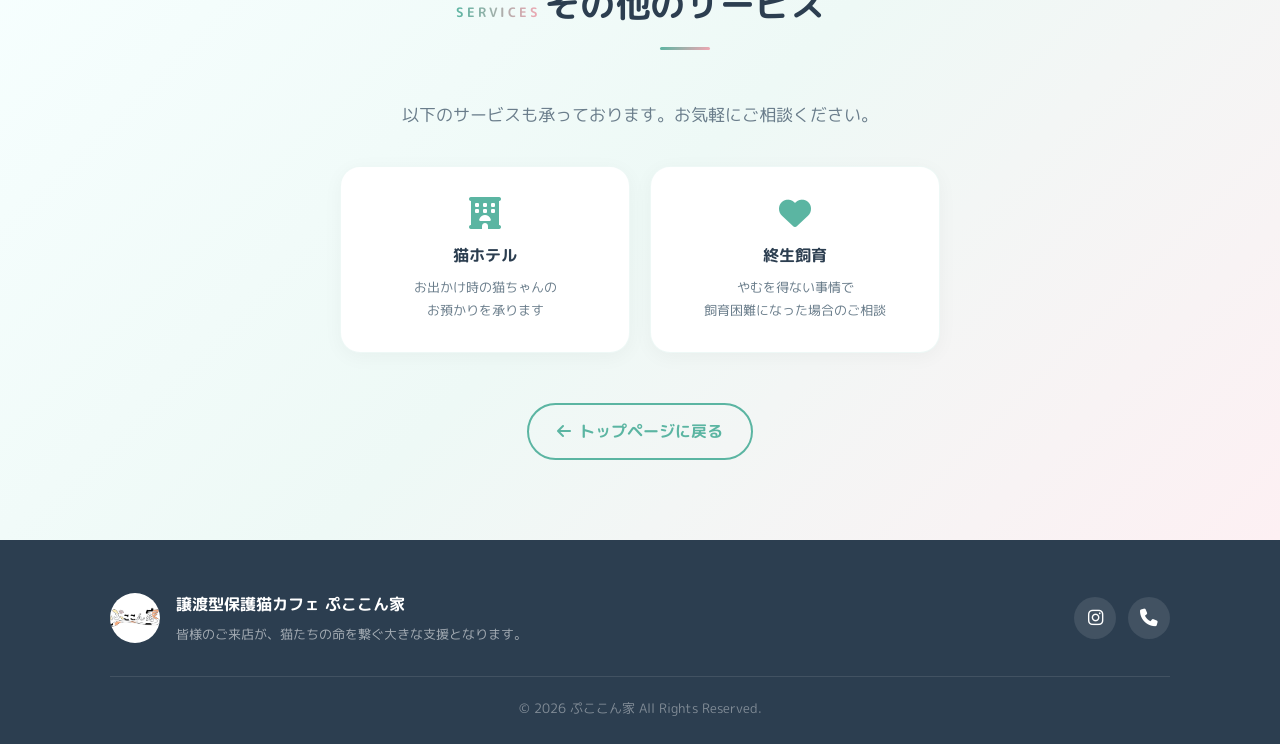
<file: philosophy.html>
<!DOCTYPE html>
<html lang="ja">
<head>
  <meta charset="UTF-8">
  <meta name="viewport" content="width=device-width, initial-scale=1.0">
  <title>理念・想い | 譲渡型保護猫カフェ ぷここん家</title>
  <meta name="description" content="ぷここん家の理念と想い。保護猫活動17年の歩みと、行き場のない猫たちの居場所づくりへの思いを綴ります。">
  <meta property="og:type" content="website">
  <meta property="og:site_name" content="譲渡型保護猫カフェ ぷここん家">
  <meta property="og:title" content="理念・想い | 譲渡型保護猫カフェ ぷここん家">
  <meta property="og:description" content="ぷここん家の理念と想い。保護猫活動17年の歩みと、行き場のない猫たちの居場所づくりへの思いを綴ります。">
  <meta property="og:url" content="https://www.pucocnchi.com/philosophy.html">
  <meta property="og:image" content="https://www.pucocnchi.com/pucpcpnti_rogo.png">
  <meta name="twitter:card" content="summary_large_image">
  <meta name="twitter:title" content="理念・想い | 譲渡型保護猫カフェ ぷここん家">
  <meta name="twitter:description" content="ぷここん家の理念と想い。保護猫活動17年の歩みと、行き場のない猫たちの居場所づくりへの思いを綴ります。">
  <meta name="twitter:image" content="https://www.pucocnchi.com/pucpcpnti_rogo.png">
  <link rel="preconnect" href="https://fonts.googleapis.com">
  <link rel="preconnect" href="https://fonts.gstatic.com" crossorigin>
  <link href="https://fonts.googleapis.com/css2?family=M+PLUS+Rounded+1c:wght@300;400;500;700;800&family=Zen+Maru+Gothic:wght@400;500;700&display=swap" rel="stylesheet">
  <link rel="stylesheet" href="https://cdnjs.cloudflare.com/ajax/libs/font-awesome/6.4.0/css/all.min.css">
  <link rel="icon" href="favicon.jpg" type="image/jpeg">
  <link rel="stylesheet" href="styles.css">
  <!-- Google tag (gtag.js) -->
  <script async src="https://www.googletagmanager.com/gtag/js?id=G-CHQX278JX6"></script>
  <script>
    window.dataLayer = window.dataLayer || [];
    function gtag(){dataLayer.push(arguments);}
    gtag('js', new Date());
    gtag('config', 'G-CHQX278JX6');
  </script>
  <style>
    /* ============================
       Philosophy Page Specific
       ============================ */
    .philosophy-hero {
      position: relative;
      min-height: 60vh;
      display: flex; align-items: center; justify-content: center;
      background: var(--gradient-hero);
      padding: 140px 20px 80px;
      overflow: hidden;
      text-align: center;
    }
    .philosophy-hero-bg {
      position: absolute; inset: 0;
      background: url('assets/philosophy_hero.png') center/cover no-repeat;
      opacity: 0.18;
    }
    .philosophy-hero-content {
      position: relative; z-index: 1;
      max-width: 700px;
    }
    .philosophy-hero-content h1 {
      font-size: clamp(2rem, 4vw, 3rem);
      font-weight: 800;
      background: var(--gradient-accent);
      -webkit-background-clip: text; -webkit-text-fill-color: transparent;
      background-clip: text;
      margin-bottom: 16px;
    }
    .philosophy-hero-content .hero-lead {
      font-size: 1.1rem;
      color: var(--text-light);
      line-height: 2;
    }

    .philosophy-section {
      padding: 80px 0;
    }
    .philosophy-section:nth-child(odd) {
      background: var(--white);
    }
    .philosophy-section:nth-child(even) {
      background: var(--gradient-section);
    }

    .philosophy-block {
      max-width: 800px;
      margin: 0 auto;
    }

    .philosophy-block-with-image {
      display: grid;
      grid-template-columns: 1fr 1fr;
      gap: 50px;
      align-items: center;
      max-width: 1000px;
      margin: 0 auto;
    }
    .philosophy-block-with-image.reverse {
      direction: rtl;
    }
    .philosophy-block-with-image.reverse > * {
      direction: ltr;
    }

    .philosophy-image {
      border-radius: var(--radius);
      overflow: hidden;
      box-shadow: var(--shadow-lg);
      border: 4px solid rgba(255,255,255,0.7);
    }
    .philosophy-image img {
      width: 100%;
      height: auto;
      display: block;
      transition: transform .5s ease;
    }
    .philosophy-image:hover img {
      transform: scale(1.03);
    }

    .philosophy-text p {
      font-size: 0.95rem;
      color: var(--text-light);
      line-height: 2.2;
      margin-bottom: 20px;
    }
    .philosophy-text p:last-child {
      margin-bottom: 0;
    }
    .philosophy-text strong {
      color: var(--accent-dark);
      font-weight: 700;
    }

    .philosophy-list {
      list-style: none;
      padding: 0;
      margin: 16px 0;
    }
    .philosophy-list li {
      padding: 10px 0 10px 28px;
      position: relative;
      font-size: 0.95rem;
      color: var(--text-light);
      line-height: 1.8;
    }
    .philosophy-list li::before {
      content: '🐾';
      position: absolute;
      left: 0;
      font-size: 0.8rem;
    }

    .philosophy-quote {
      background: var(--sub-light);
      border-left: 4px solid var(--sub);
      padding: 20px 28px;
      border-radius: 0 var(--radius-sm) var(--radius-sm) 0;
      margin: 24px 0;
      font-style: italic;
      color: var(--sub-dark);
      font-size: 0.9rem;
      line-height: 1.9;
    }

    .philosophy-highlight {
      background: var(--gradient-accent);
      color: #fff;
      padding: 40px;
      border-radius: var(--radius);
      text-align: center;
      box-shadow: var(--shadow-lg);
      margin: 40px auto;
      max-width: 800px;
    }
    .philosophy-highlight p {
      font-size: 1.1rem;
      line-height: 2;
      margin-bottom: 0;
    }
    .philosophy-highlight strong {
      color: #fff;
      font-size: 1.2rem;
    }

    .philosophy-services {
      max-width: 600px;
      margin: 0 auto;
      display: grid;
      grid-template-columns: 1fr 1fr;
      gap: 20px;
    }
    .philosophy-service-card {
      background: var(--white);
      border-radius: var(--radius);
      padding: 30px 20px;
      text-align: center;
      box-shadow: 0 4px 20px rgba(0,0,0,0.04);
      border: 1px solid rgba(91,181,162,0.1);
      transition: transform .3s, box-shadow .3s;
    }
    .philosophy-service-card:hover {
      transform: translateY(-5px);
      box-shadow: var(--shadow);
    }
    .philosophy-service-card i {
      font-size: 2rem;
      color: var(--accent);
      margin-bottom: 12px;
    }
    .philosophy-service-card h3 {
      font-size: 1rem;
      font-weight: 700;
      margin-bottom: 6px;
    }
    .philosophy-service-card p {
      font-size: 0.8rem;
      color: var(--text-light);
    }

    .philosophy-back {
      text-align: center;
      margin-top: 50px;
    }

    @media (max-width: 768px) {
      .philosophy-block-with-image {
        grid-template-columns: 1fr;
        gap: 30px;
      }
      .philosophy-block-with-image.reverse {
        direction: ltr;
      }
      .philosophy-hero {
        min-height: auto;
        padding: 120px 16px 60px;
      }
      .philosophy-services {
        grid-template-columns: 1fr;
      }
    }
  </style>
</head>
<body>

  <!-- ========== HEADER / NAV ========== -->
  <header class="header" id="header">
    <div class="header-inner">
      <a href="index.html" class="header-logo">
        <img src="assets/logo.jpg" alt="ぷここん家ロゴ" class="header-logo-img">
        <span class="header-logo-text">ぷここん家</span>
      </a>
      <nav class="nav" id="nav">
        <ul class="nav-list">
          <li><a href="index.html#about" class="nav-link">お店について</a></li>
          <li><a href="index.html#guide" class="nav-link">はじめての方へ</a></li>
          <li><a href="index.html#pricing" class="nav-link">料金システム</a></li>
          <li><a href="index.html#menu" class="nav-link">カフェメニュー</a></li>
          <li><a href="index.html#cats" class="nav-link">猫スタッフ</a></li>
          <li><a href="index.html#access" class="nav-link">営業日・アクセス</a></li>
          <li><a href="index.html#faq" class="nav-link">Q&A</a></li>
        </ul>
      </nav>
      <a href="https://www.instagram.com/pucocnchi_1122/" target="_blank" class="nav-ig-btn" aria-label="Instagram">
        <i class="fa-brands fa-instagram"></i>
      </a>
      <button class="hamburger" id="hamburger" aria-label="メニュー">
        <span></span><span></span><span></span>
      </button>
    </div>
  </header>

  <!-- ========== HERO ========== -->
  <section class="philosophy-hero">
    <div class="philosophy-hero-bg"></div>
    <div class="philosophy-hero-content reveal">
      <span class="section-tag">Philosophy</span>
      <h1>🌿 理念・想い</h1>
      <p class="hero-lead">保護猫活動を始めて、約17年。<br>すべては、雨の日に出会った一匹の子猫から始まりました。</p>
    </div>
  </section>

  <!-- ========== SECTION 1: はじまり ========== -->
  <section class="philosophy-section">
    <div class="container">
      <div class="philosophy-block-with-image reveal">
        <div class="philosophy-image">
          <img src="assets/philosophy_hero.png" alt="雨の日の子猫との出会い">
        </div>
        <div class="philosophy-text">
          <p>一般的な保護活動では、TNR（捕獲・不妊去勢・元の場所に戻す）という方法が広く行われています。私自身も活動初期には取り組んだことがありますが、どうしても「元の場所に戻す（Return）」という選択ができませんでした。</p>
          <p>一度出会ってしまった命を、元の厳しい環境に戻すことができず、結果として自宅で引き受ける形になる——それが自分の性格であり、限界でもあると気づきました。</p>
          <p>それ以来、私はTNRではなく、<strong>「預かり」</strong>という形で命を守る活動を続けています。</p>
        </div>
      </div>
    </div>
  </section>

  <!-- ========== SECTION 2: 障がいのある猫たち ========== -->
  <section class="philosophy-section">
    <div class="container">
      <div class="philosophy-block-with-image reverse reveal">
        <div class="philosophy-image">
          <img src="assets/philosophy_disabled_cat.png" alt="障がいのある猫のケア">
        </div>
        <div class="philosophy-text">
          <p>活動を始めて間もない頃、偶然、下半身不随の猫を保護したことがありました。</p>
          <p>圧迫排尿を学び、日々のケアを続ける中で、「この子たちを支えることこそ、自分にできる役割なのではないか」と強く感じるようになりました。</p>
          <p>それからは、</p>
          <ul class="philosophy-list">
            <li>持病のある子</li>
            <li>事故などで身体に障がいを負った子</li>
            <li>里親が見つかりにくい子たち</li>
          </ul>
          <p>そういった、行き場を失いやすい猫たちを中心に預かる活動へと、自然に形が変わっていきました。</p>
        </div>
      </div>
    </div>
  </section>

  <!-- ========== SECTION 3: 困難との戦い ========== -->
  <section class="philosophy-section">
    <div class="container">
      <div class="philosophy-block reveal">
        <div class="philosophy-text">
          <p>しかしその一方で、SNS上では</p>
          <div class="philosophy-quote">
            「支援を集めるために、あえて可哀想な猫を選んでいるのではないか」
          </div>
          <p>という心ない言葉を向けられたこともあります。</p>
          <p>長い間誹謗中傷が続き、深く傷つき、すべてをやめてしまいたいと思ったこともありました。</p>
          <p>それでも、ブログを通じて出会った方々や友人、仲間たちの温かい言葉に支えられ、ここまで活動を続けることができました。</p>
        </div>
      </div>
    </div>
  </section>

  <!-- ========== SECTION 4: カフェ誕生 ========== -->
  <section class="philosophy-section">
    <div class="container">
      <div class="philosophy-block-with-image reveal">
        <div class="philosophy-image">
          <img src="assets/philosophy_cafe_birth.png" alt="ぷここん家の誕生">
        </div>
        <div class="philosophy-text">
          <p>お店が誕生したきっかけは、コロナ禍でした。</p>
          <p>それまで個人ブログを通して多くの方に支えられてきましたが、コロナの影響でご支援が大きく減少し、猫たちの生活を維持することが難しくなっていきました。</p>
          <p>このままでは多頭崩壊になってしまう——そう感じた私は、初めてクラウドファンディングに挑戦しました。</p>
          <p>そして多くの方のご支援により、<strong>2021年11月22日（猫の日）</strong>に「譲渡型保護猫カフェ ぷここん家」をオープンすることができました。</p>
        </div>
      </div>
    </div>
  </section>

  <!-- ========== SECTION 5: リニューアル ========== -->
  <section class="philosophy-section">
    <div class="container">
      <div class="philosophy-block reveal">
        <div class="philosophy-text">
          <p>猫たちの人懐っこさにも支えられ、多くのお客様にご来店いただきながら、4年間続けてくることができました。</p>
          <p>しかし、保護猫たち特有のトイレ問題などにより、店内の環境面での課題（特に臭いの問題）も抱えるようになりました。</p>
          <p>本来であればすぐに改善すべきことでしたが、経営的には決して余裕がある状態ではなく、簡単には手を入れられない状況が続いていました。</p>
          <p>それでも「猫たちのために、より良い環境を整えたい」という思いから、再びクラウドファンディングに挑戦させていただきました。</p>
          <p>その結果、再び多くの方に支えていただき、<strong>2026年1月3日</strong>、無事にリニューアルオープンすることができました。</p>
        </div>
      </div>
    </div>
  </section>

  <!-- ========== SECTION 6: これからの取り組み ========== -->
  <section class="philosophy-section">
    <div class="container">
      <div class="philosophy-block-with-image reverse reveal">
        <div class="philosophy-image">
          <img src="assets/philosophy_future.png" alt="新しい取り組み">
        </div>
        <div class="philosophy-text">
          <p>現在は、</p>
          <ul class="philosophy-list">
            <li>猫ヨガ（北九州では当店のみ）</li>
            <li>娘と一緒に考案した「猫ネコソフトクリーム」</li>
            <li>夜の時間も楽しめる夜カフェ</li>
          </ul>
          <p>など、新しい取り組みも取り入れながら、<strong>「無理なく続けられる保護活動の形」</strong>を模索しています。</p>
        </div>
      </div>
    </div>
  </section>

  <!-- ========== SECTION 7: メッセージ ========== -->
  <section class="philosophy-section">
    <div class="container">
      <div class="philosophy-highlight reveal">
        <p>保護猫活動は、理想だけでは続きません。<br>
        だからこそ、現実と向き合いながら、<br>
        <strong>人と猫が共に心地よく過ごせる場所を<br>作り続けていきたい</strong>と考えています。</p>
      </div>
      <div class="philosophy-block reveal" style="margin-top: 50px;">
        <div class="philosophy-text" style="text-align: center;">
          <p>これからも「ぷここん家」は、<br>
          行き場のない猫たちにとっての居場所であり、<br>
          訪れてくださる方にとっても、<br>
          <strong>心が少し軽くなるような場所</strong>でありたいと思っています。</p>
        </div>
      </div>
    </div>
  </section>

  <!-- ========== SECTION 8: サービス案内 ========== -->
  <section class="philosophy-section" id="services">
    <div class="container">
      <div class="section-heading reveal">
        <span class="section-tag">Services</span>
        <h2>その他のサービス</h2>
      </div>
      <p class="menu-intro reveal">以下のサービスも承っております。お気軽にご相談ください。</p>
      <div class="philosophy-services reveal">
        <a href="hotel.html" class="philosophy-service-card" style="text-decoration:none; color:inherit; display:block;">
          <i class="fa-solid fa-hotel"></i>
          <h3>猫ホテル</h3>
          <p>お出かけ時の猫ちゃんの<br>お預かりを承ります</p>
        </a>
        <a href="lifetime.html" class="philosophy-service-card" style="text-decoration:none; color:inherit; display:block;">
          <i class="fa-solid fa-heart"></i>
          <h3>終生飼育</h3>
          <p>やむを得ない事情で<br>飼育困難になった場合のご相談</p>
        </a>
      </div>

      <div class="philosophy-back reveal">
        <a href="index.html" class="btn-secondary">
          <i class="fa-solid fa-arrow-left"></i> トップページに戻る
        </a>
      </div>
    </div>
  </section>

  <!-- ========== FOOTER ========== -->
  <footer class="footer">
    <div class="container">
      <div class="footer-top">
        <div class="footer-brand">
          <img src="assets/logo.jpg" alt="ロゴ" class="footer-logo-img">
          <div>
            <h3>譲渡型保護猫カフェ ぷここん家</h3>
            <p>皆様のご来店が、猫たちの命を繋ぐ大きな支援となります。</p>
          </div>
        </div>
        <div class="footer-social">
          <a href="https://www.instagram.com/pucocnchi_1122/" target="_blank" aria-label="Instagram"><i class="fa-brands fa-instagram"></i></a>
          <a href="tel:05013911319" aria-label="電話"><i class="fa-solid fa-phone"></i></a>
        </div>
      </div>
      <div class="footer-bottom">
        <p>&copy; 2026 ぷここん家 All Rights Reserved.</p>
      </div>
    </div>
  </footer>

  <script src="script.js"></script>
</body>
</html>
</file>
<file: styles.css>
/* ============================
   CSS Variables & Reset
   ============================ */
:root {
  --main: #f7ffff;
  --main-dark: #e8f4f8;
  --accent: #5bb5a2;
  --accent-dark: #3d9e8b;
  --accent-light: #a8e0d3;
  --sub: #f2a7b3;
  --sub-dark: #e08c9a;
  --sub-light: #fce4e8;
  --text-main: #2c3e50;
  --text-light: #6a7d8b;
  --white: #ffffff;
  --shadow: 0 8px 32px rgba(44, 62, 80, 0.08);
  --shadow-lg: 0 16px 48px rgba(44, 62, 80, 0.12);
  --radius: 20px;
  --radius-sm: 12px;
  --gradient-hero: linear-gradient(135deg, #f7ffff 0%, #e0f7f0 40%, #fce4e8 100%);
  --gradient-section: linear-gradient(135deg, #f7ffff 0%, #eef9f6 50%, #fdf0f3 100%);
  --gradient-accent: linear-gradient(135deg, var(--accent) 0%, var(--sub) 100%);
  --gradient-card: linear-gradient(145deg, rgba(255,255,255,0.9), rgba(247,255,255,0.7));
  --font: 'M PLUS Rounded 1c', 'Zen Maru Gothic', sans-serif;
}

*, *::before, *::after { margin: 0; padding: 0; box-sizing: border-box; }

html { scroll-behavior: smooth; }

body {
  font-family: var(--font);
  color: var(--text-main);
  background: var(--main);
  line-height: 1.8;
  overflow-x: hidden;
  -webkit-font-smoothing: antialiased;
}

a { text-decoration: none; color: inherit; }
ul { list-style: none; }
img { max-width: 100%; height: auto; display: block; }
.container { max-width: 1100px; margin: 0 auto; padding: 0 20px; }
.text-center { text-align: center; }

/* ============================
   HEADER
   ============================ */
.header {
  position: fixed; top: 0; left: 0; width: 100%; z-index: 1000;
  background: rgba(247, 255, 255, 0.85);
  backdrop-filter: blur(12px);
  -webkit-backdrop-filter: blur(12px);
  border-bottom: 1px solid rgba(91, 181, 162, 0.1);
  transition: all .3s ease;
}
.header.scrolled {
  background: rgba(247, 255, 255, 0.95);
  box-shadow: 0 2px 20px rgba(91, 181, 162, 0.1);
}
.header-inner {
  max-width: 1200px; margin: 0 auto; padding: 10px 20px;
  display: flex; justify-content: space-between; align-items: center;
}
.header-logo { display: flex; align-items: center; gap: 12px; }
.header-logo-img {
  width: 56px; height: 56px; border-radius: 50%; object-fit: cover;
  border: 2px solid var(--accent-light);
}
.header-logo-text {
  font-size: 1.5rem; font-weight: 700; color: var(--accent-dark);
}
.nav { display: flex; align-items: center; }
.nav-list { display: flex; gap: 20px; }
.nav-link {
  font-size: 0.85rem; font-weight: 500; color: var(--text-main);
  position: relative; transition: color .3s;
}
.nav-link::after {
  content: ''; position: absolute; bottom: -4px; left: 0;
  width: 0; height: 2px; background: var(--gradient-accent);
  transition: width .3s;
}
.nav-link:hover { color: var(--accent); }
.nav-link:hover::after { width: 100%; }

.nav-ig-btn {
  width: 38px; height: 38px; display: flex; align-items: center; justify-content: center;
  border-radius: 50%; font-size: 1.1rem; color: #fff;
  background: linear-gradient(45deg, #f09433, #e6683c, #dc2743, #cc2366, #bc1888);
  transition: transform .3s;
}
.nav-ig-btn:hover { transform: scale(1.1); }

.hamburger {
  display: none; background: none; border: none; cursor: pointer;
  width: 30px; height: 24px; position: relative;
}
.hamburger span {
  display: block; width: 100%; height: 2px; background: var(--text-main);
  position: absolute; left: 0; transition: all .3s;
}
.hamburger span:nth-child(1) { top: 0; }
.hamburger span:nth-child(2) { top: 50%; transform: translateY(-50%); }
.hamburger span:nth-child(3) { bottom: 0; }
.hamburger.open span:nth-child(1) { top: 50%; transform: translateY(-50%) rotate(45deg); }
.hamburger.open span:nth-child(2) { opacity: 0; }
.hamburger.open span:nth-child(3) { bottom: 50%; transform: translateY(50%) rotate(-45deg); }

/* ============================
   PAW WALK ANIMATION
   ============================ */
.paw-walk {
  position: absolute;
  color: var(--accent-dark);
  opacity: 0;
  font-size: 2rem;
  pointer-events: none;
  z-index: 1;
  animation: pawWalkStep 1.8s ease-out forwards;
}
.paw-walk.left {
  transform: rotate(-25deg);
}
.paw-walk.right {
  transform: rotate(25deg);
}
@keyframes pawWalkStep {
  0% { opacity: 0; transform: scale(0.3) rotate(var(--paw-rotate, -25deg)); }
  15% { opacity: 0.7; transform: scale(1.1) rotate(var(--paw-rotate, -25deg)); }
  55% { opacity: 0.6; transform: scale(1) rotate(var(--paw-rotate, -25deg)); }
  100% { opacity: 0; transform: scale(0.8) rotate(var(--paw-rotate, -25deg)); }
}

/* ============================
   HERO
   ============================ */
.hero {
  position: relative; min-height: 100vh; padding: 120px 20px 80px;
  display: flex; align-items: center; justify-content: center;
  overflow: hidden;
}
.hero-video {
  position: absolute; inset: 0;
  width: 100%; height: 100%;
  object-fit: cover;
  z-index: 0;
}
.hero-bg-overlay {
  position: absolute; inset: 0;
  background: linear-gradient(
    135deg,
    rgba(247, 255, 255, 0.75) 0%,
    rgba(220, 245, 240, 0.65) 50%,
    rgba(242, 167, 179, 0.45) 100%
  );
  z-index: 0;
}
.hero-grid {
  position: relative; z-index: 2;
  display: grid; grid-template-columns: 1fr 1.3fr 1fr;
  gap: 30px; align-items: center; max-width: 1200px; width: 100%;
}
.hero-photos { display: flex; flex-direction: column; gap: 20px; }
.hero-photo-frame {
  border-radius: var(--radius); overflow: hidden;
  box-shadow: var(--shadow-lg);
  border: 4px solid rgba(255,255,255,0.7);
  transition: transform .4s ease;
}
.hero-photo-frame:hover { transform: scale(1.03) rotate(-1deg); }
.hero-photo-frame img { width: 100%; height: 200px; object-fit: cover; }
.frame-1 { transform: rotate(-3deg); }
.frame-2 { transform: rotate(2deg); margin-left: 20px; }
.frame-3 { transform: rotate(3deg); }
.frame-4 { transform: rotate(-2deg); margin-left: 20px; }

.hero-center {
  text-align: center; padding: 36px 40px;
  background: rgba(255, 255, 255, 0.55);
  backdrop-filter: blur(12px);
  -webkit-backdrop-filter: blur(12px);
  border-radius: var(--radius);
  border: 1px solid rgba(255, 255, 255, 0.4);
  box-shadow: 0 8px 32px rgba(0, 0, 0, 0.08);
}
.hero-logo {
  width: 120px; height: 120px; border-radius: 50%; object-fit: cover;
  margin: 0 auto 24px; border: 5px solid rgba(255,255,255,0.8);
  box-shadow: 0 8px 30px rgba(91, 181, 162, 0.2);
}
.hero-title {
  font-size: clamp(1.5rem, 3vw, 2.2rem); font-weight: 700;
  line-height: 1.5; margin-bottom: 16px;
  text-shadow: 0 1px 4px rgba(255, 255, 255, 0.6);
}
.hero-title-accent {
  font-size: clamp(2.5rem, 5vw, 4rem); font-weight: 800;
  background: var(--gradient-accent);
  -webkit-background-clip: text; -webkit-text-fill-color: transparent;
  background-clip: text;
  filter: drop-shadow(0 1px 2px rgba(0, 0, 0, 0.1));
}
.hero-subtitle {
  font-size: 1rem; color: var(--text-main); margin-bottom: 24px; line-height: 1.9;
  text-shadow: 0 1px 3px rgba(255, 255, 255, 0.5);
}
.hero-badge {
  display: inline-block; background: var(--sub); color: #fff;
  padding: 10px 24px; border-radius: 50px; font-weight: 700; font-size: 1rem;
  box-shadow: 0 4px 15px rgba(242, 167, 179, 0.3);
  animation: pulse 2s ease-in-out infinite;
  margin-bottom: 24px;
}
@keyframes pulse {
  0%, 100% { transform: scale(1); }
  50% { transform: scale(1.05); }
}
.btn-hero {
  display: inline-flex; align-items: center; gap: 8px;
  background: var(--accent); color: #fff;
  padding: 14px 32px; border-radius: 50px; font-weight: 700;
  box-shadow: 0 6px 20px rgba(91, 181, 162, 0.3);
  transition: all .3s;
}
.btn-hero:hover {
  background: var(--accent-dark);
  transform: translateY(-2px); box-shadow: 0 8px 25px rgba(91, 181, 162, 0.4);
}

/* Floating Paw Prints */
.paw {
  position: absolute; color: var(--accent-light); opacity: 0.15;
  font-size: 2rem; animation: float 6s ease-in-out infinite;
}
.paw-1 { top: 15%; left: 8%; animation-delay: 0s; font-size: 1.5rem; }
.paw-2 { top: 70%; right: 10%; animation-delay: 1.5s; font-size: 2.5rem; }
.paw-3 { bottom: 15%; left: 15%; animation-delay: 3s; font-size: 1.8rem; }
.paw-4 { top: 30%; right: 5%; animation-delay: 4.5s; }
@keyframes float {
  0%, 100% { transform: translateY(0) rotate(0deg); }
  50% { transform: translateY(-15px) rotate(10deg); }
}

/* ============================
   BUSINESS NAV
   ============================ */
.hero-business-nav {
  position: relative;
  z-index: 3;
  margin-top: -40px;
  margin-bottom: 30px;
}
.business-nav-grid {
  display: grid;
  grid-template-columns: repeat(3, 1fr);
  gap: 20px;
  max-width: 1000px;
  margin: 0 auto;
}
.business-nav-card {
  background: var(--white);
  padding: 24px;
  border-radius: var(--radius);
  text-align: center;
  box-shadow: 0 10px 30px rgba(0,0,0,0.08);
  border: 1px solid rgba(91, 181, 162, 0.1);
  transition: transform 0.3s, box-shadow 0.3s;
  display: flex;
  flex-direction: column;
  align-items: center;
  justify-content: center;
}
.business-nav-card:hover {
  transform: translateY(-8px);
  box-shadow: 0 15px 40px rgba(91, 181, 162, 0.18);
}
.business-nav-card i {
  font-size: 2.2rem;
  color: var(--accent);
  margin-bottom: 12px;
}
.business-nav-card h3 {
  font-size: 1.1rem;
  font-weight: 700;
  color: var(--text-main);
  margin-bottom: 6px;
}
.business-nav-card p {
  font-size: 0.85rem;
  color: var(--text-light);
  line-height: 1.6;
}

/* ============================
   RENEWAL NOTICE
   ============================ */
.renewal-notice { padding: 0; margin-top: 0; position: relative; z-index: 2; }
.renewal-card {
  display: flex; align-items: center; gap: 20px;
  background: linear-gradient(135deg, var(--accent), var(--accent-dark));
  color: #fff; padding: 28px 36px; border-radius: var(--radius);
  box-shadow: var(--shadow-lg); max-width: 900px; margin: 0 auto;
}
.renewal-icon { font-size: 2.5rem; flex-shrink: 0; }
.renewal-card h3 { font-size: 1.2rem; margin-bottom: 6px; }
.renewal-card p { font-size: 0.9rem; opacity: 0.95; line-height: 1.7; }

/* ============================
   SECTIONS
   ============================ */
.section { padding: 100px 0; }
.section-white { background: var(--white); }
.section-gradient { background: var(--gradient-section); }

.section-heading { text-align: center; margin-bottom: 50px; }
.section-tag {
  display: inline-block; font-size: 0.8rem; font-weight: 700;
  color: var(--accent); letter-spacing: 3px; text-transform: uppercase;
  margin-bottom: 8px;
  background: linear-gradient(90deg, var(--accent), var(--sub));
  -webkit-background-clip: text; -webkit-text-fill-color: transparent;
  background-clip: text;
}
.section-heading h2 {
  font-size: clamp(1.6rem, 3vw, 2.2rem); font-weight: 700;
  position: relative; display: inline-block;
}
.section-heading h2::after {
  content: ''; display: block; width: 50px; height: 3px; margin: 12px auto 0;
  background: var(--gradient-accent); border-radius: 2px;
}

/* ============================
   ABOUT
   ============================ */
.about-content {
  display: grid; grid-template-columns: 1fr 1fr; gap: 50px; align-items: center;
}
.about-image img {
  border-radius: var(--radius); box-shadow: var(--shadow);
}
.about-text p {
  margin-bottom: 16px; font-size: 0.95rem; color: var(--text-light); line-height: 2;
}

/* ============================
   GUIDE
   ============================ */
.guide-intro {
  text-align: center; font-size: 1.15rem; color: var(--text-main);
  margin-bottom: 30px; font-weight: 500;
}
.guide-tags {
  display: flex; flex-wrap: wrap; justify-content: center; gap: 12px;
  margin-bottom: 40px;
}
.guide-tag {
  display: inline-flex; align-items: center; gap: 8px;
  background: var(--white); padding: 12px 22px; border-radius: 50px;
  font-weight: 500; font-size: 0.9rem; box-shadow: 0 3px 12px rgba(0,0,0,0.05);
  border: 1px solid rgba(91, 181, 162, 0.15);
  color: var(--accent-dark);
  transition: transform .3s, box-shadow .3s;
}
.guide-tag:hover { transform: translateY(-3px); box-shadow: var(--shadow); }
.guide-tag i { color: var(--sub); }

/* Guide photo strip */
.guide-photo-strip {
  display: flex; gap: 16px; justify-content: center;
  margin-bottom: 40px;
}
.guide-photo {
  flex: 1; max-width: 280px; border-radius: var(--radius); overflow: hidden;
  box-shadow: var(--shadow); aspect-ratio: 4/3;
  transition: transform .4s ease;
}
.guide-photo:hover { transform: translateY(-6px) scale(1.02); }
.guide-photo img {
  width: 100%; height: 100%; object-fit: cover;
}

.precautions {
  max-width: 700px; margin: 0 auto;
  background: var(--white); padding: 30px 36px; border-radius: var(--radius);
  box-shadow: 0 4px 20px rgba(0,0,0,0.04);
  border-left: 5px solid var(--sub);
}
.precautions h3 {
  font-size: 1.05rem; color: var(--sub-dark); margin-bottom: 16px;
  display: flex; align-items: center; gap: 8px;
}
.precaution-list li {
  padding: 8px 0; font-size: 0.9rem; color: var(--text-light);
  border-bottom: 1px dashed rgba(0,0,0,0.06);
  padding-left: 20px; position: relative;
}
.precaution-list li::before {
  content: '🐾'; position: absolute; left: 0; font-size: 0.75rem;
}
.precaution-list li:last-child { border-bottom: none; }

/* ============================
   PRICING
   ============================ */
.pricing-grid {
  display: grid; grid-template-columns: repeat(4, 1fr); gap: 20px;
}
.price-card {
  background: var(--gradient-card);
  backdrop-filter: blur(10px);
  border: 1px solid rgba(91, 181, 162, 0.12);
  border-radius: var(--radius); padding: 36px 20px;
  text-align: center; position: relative;
  box-shadow: 0 4px 20px rgba(0,0,0,0.04);
  transition: transform .3s, box-shadow .3s;
}
.price-card:hover { transform: translateY(-8px); box-shadow: var(--shadow-lg); }
.price-card.featured {
  background: var(--gradient-accent); color: #fff;
  transform: scale(1.05);
  box-shadow: 0 12px 40px rgba(91, 181, 162, 0.25);
}
.price-card.featured:hover { transform: scale(1.05) translateY(-8px); }
.price-badge {
  position: absolute; top: -12px; left: 50%; transform: translateX(-50%);
  background: var(--sub); color: #fff; padding: 4px 16px;
  border-radius: 20px; font-size: 0.75rem; font-weight: 700;
}
.price-deadline {
  font-size: 0.75rem; font-weight: 500; color: var(--text-light);
  margin-bottom: 8px; opacity: 0.8;
}
.price-card.featured .price-deadline { color: rgba(255,255,255,0.8); }
.price-time { font-size: 3rem; font-weight: 800; line-height: 1.2; }
.price-time span { font-size: 1.2rem; font-weight: 500; }
.price-amount { font-size: 1.5rem; font-weight: 700; margin: 8px 0; }
.price-note { font-size: 0.8rem; opacity: 0.8; }
.pricing-extra {
  text-align: center; margin-top: 20px; font-size: 0.9rem; color: var(--text-light);
}
.pricing-notice {
  max-width: 700px; margin: 16px auto 0;
  background: var(--sub-light); padding: 16px 24px; border-radius: var(--radius-sm);
  border-left: 4px solid var(--sub);
}
.pricing-notice p {
  font-size: 0.82rem; color: var(--sub-dark); line-height: 1.8;
}

/* ============================
   CAFE MENU
   ============================ */
.menu-intro {
  text-align: center; font-size: 1.05rem; color: var(--text-light);
  margin-bottom: 36px;
}
.menu-highlight-grid {
  display: grid; grid-template-columns: repeat(3, 1fr); gap: 24px;
}
.menu-highlight-card {
  background: var(--white); border-radius: var(--radius);
  padding: 36px 24px; text-align: center; position: relative;
  box-shadow: 0 4px 20px rgba(0,0,0,0.04);
  border: 1px solid rgba(91, 181, 162, 0.1);
  transition: transform .3s, box-shadow .3s;
}
.menu-highlight-card:hover {
  transform: translateY(-8px); box-shadow: var(--shadow-lg);
}
.menu-highlight-card.featured {
  background: var(--gradient-accent); color: #fff;
  transform: scale(1.05);
  box-shadow: 0 12px 40px rgba(91, 181, 162, 0.25);
}
.menu-highlight-card.featured:hover {
  transform: scale(1.05) translateY(-8px);
}
.menu-highlight-card.featured .menu-highlight-desc { color: rgba(255,255,255,0.85); }
.menu-highlight-card.featured .menu-highlight-price { color: #fff; }
.menu-highlight-badge {
  position: absolute; top: -12px; left: 50%; transform: translateX(-50%);
  background: var(--sub); color: #fff; padding: 4px 16px;
  border-radius: 20px; font-size: 0.75rem; font-weight: 700;
  z-index: 2;
}
.menu-highlight-icon {
  font-size: 2.5rem; margin-bottom: 16px; color: var(--accent);
}
.menu-highlight-card.featured .menu-highlight-icon { color: #fff; }
.menu-highlight-card h3 {
  font-size: 1.15rem; font-weight: 700; margin-bottom: 10px;
}
.menu-highlight-desc {
  font-size: 0.85rem; color: var(--text-light); line-height: 1.7;
  margin-bottom: 16px;
}
.menu-highlight-price {
  font-size: 1.8rem; font-weight: 800; color: var(--accent);
}

/* Menu highlight cards with real photos */
.menu-highlight-card.has-photo {
  padding-top: 0; overflow: visible;
}
.menu-highlight-photo {
  margin: 0 -24px; margin-bottom: 16px;
  height: 220px; overflow: hidden;
  background: #fff;
  display: flex; align-items: center; justify-content: center;
  border-radius: var(--radius) var(--radius) 0 0;
}
.menu-highlight-photo img {
  width: 100%; height: 100%; object-fit: contain;
  transition: transform .5s ease;
  padding: 4px;
}
.menu-highlight-card.has-photo:hover .menu-highlight-photo img {
  transform: scale(1.08);
}

/* Secondary menu photo row */
.menu-photo-row {
  display: grid; grid-template-columns: repeat(4, 1fr); gap: 16px;
  margin-top: 30px;
}
.menu-photo-item {
  text-align: center; background: var(--white);
  border-radius: var(--radius-sm); overflow: hidden;
  box-shadow: 0 3px 12px rgba(0,0,0,0.05);
  border: 1px solid rgba(91, 181, 162, 0.1);
  transition: transform .3s, box-shadow .3s;
}
.menu-photo-item:hover {
  transform: translateY(-5px); box-shadow: var(--shadow);
}
.menu-photo-item img {
  width: 100%; height: 130px; object-fit: contain;
  display: block;
  background: #fff;
  padding: 2px;
}
.menu-photo-item span {
  display: block; padding: 10px 8px; font-size: 0.8rem;
  font-weight: 700; color: var(--text-main);
}

/* Food photo color enhancement — warm, appetizing */
.food-photo-enhance {
  filter: saturate(1.15) brightness(1.05) contrast(1.05);
}

/* Menu page inline photo rows */
.menu-card-photo-row {
  display: flex; gap: 10px; justify-content: center;
  margin: 12px 0; padding: 8px 0;
}
.menu-card-photo-row.single {
  justify-content: center;
}
.menu-card-photo {
  width: 90px; height: 90px; border-radius: var(--radius-sm);
  object-fit: cover; box-shadow: 0 2px 8px rgba(0,0,0,0.08);
  border: 2px solid var(--main-dark);
  transition: transform .3s;
}
.menu-card-photo:hover { transform: scale(1.1); }
.menu-card-photo-large {
  width: 160px; height: 180px; border-radius: var(--radius-sm);
  object-fit: cover; box-shadow: 0 4px 16px rgba(0,0,0,0.1);
  border: 3px solid var(--main-dark);
  transition: transform .3s;
}
.menu-card-photo-large:hover { transform: scale(1.05); }

/* Menu page styles */
.menu-page-grid {
  display: grid; grid-template-columns: 1fr 1fr; gap: 30px;
}
.menu-page-card {
  background: var(--white); border-radius: var(--radius);
  padding: 30px; box-shadow: 0 4px 20px rgba(0,0,0,0.04);
  border: 1px solid rgba(91, 181, 162, 0.1);
}
.menu-page-card h3 {
  font-size: 1.1rem; font-weight: 700; margin-bottom: 16px;
  display: flex; align-items: center; gap: 8px;
  color: var(--accent-dark);
  padding-bottom: 12px;
  border-bottom: 2px solid var(--accent-light);
}
.menu-page-card .menu-items li {
  display: flex; justify-content: space-between; align-items: center;
  padding: 10px 0; border-bottom: 1px dashed rgba(91, 181, 162, 0.15);
  font-size: 0.9rem;
}
.menu-page-card .menu-items li:last-child { border-bottom: none; }
.menu-price { font-weight: 700; color: var(--accent); }
.menu-sub-note {
  font-size: 0.8rem; color: var(--text-light); margin-top: 8px;
  padding-left: 4px; line-height: 1.7;
}
.menu-flavors {
  font-size: 0.85rem; color: var(--text-light); padding: 8px 0;
  line-height: 1.8;
}
.menu-page-back {
  text-align: center; margin-top: 40px;
}

/* ============================
   CATS GALLERY
   ============================ */
.cats-intro {
  text-align: center; font-size: 1rem; color: var(--text-light); margin-bottom: 30px;
}
.cats-gallery {
  display: grid; grid-template-columns: repeat(3, 1fr); gap: 16px;
}
.cat-card {
  position: relative; overflow: hidden;
  border-radius: var(--radius); aspect-ratio: 1;
  cursor: pointer;
}
.cat-card img {
  width: 100%; height: 100%; object-fit: cover;
  transition: transform .5s ease;
}
.cat-card:hover img { transform: scale(1.1); }
.cat-overlay {
  position: absolute; inset: 0;
  background: linear-gradient(to top, rgba(44,62,80,0.6) 0%, transparent 50%);
  display: flex; align-items: flex-end; padding: 16px;
  opacity: 0; transition: opacity .3s;
}
.cat-card:hover .cat-overlay { opacity: 1; }
.cat-overlay span { color: #fff; font-weight: 700; font-size: 1rem; }

.btn-secondary {
  display: inline-flex; align-items: center; gap: 8px;
  padding: 12px 28px; border-radius: 50px; font-weight: 700;
  border: 2px solid var(--accent); color: var(--accent);
  transition: all .3s;
}
.btn-secondary:hover { background: var(--accent); color: #fff; }

/* ============================
   ACCESS
   ============================ */
.access-grid { display: grid; grid-template-columns: 1fr 1fr; gap: 24px; margin-bottom: 30px; }
.access-card {
  background: var(--white); padding: 30px; border-radius: var(--radius);
  box-shadow: 0 4px 20px rgba(0,0,0,0.04);
}
.access-card h3 {
  font-size: 1.1rem; margin-bottom: 16px; display: flex; align-items: center; gap: 8px;
  color: var(--accent-dark);
}
.access-table { width: 100%; border-collapse: collapse; }
.access-table td { padding: 10px 8px; font-size: 0.9rem; vertical-align: top; border-bottom: 1px dashed rgba(0,0,0,0.06); }
.access-table tr:last-child td { border-bottom: none; }
.label-cell {
  font-weight: 700; white-space: nowrap; color: var(--text-main);
  background: var(--main); padding: 6px 12px; border-radius: 6px;
  font-size: 0.8rem; text-align: center; width: 100px;
}
.label-closed { background: var(--sub-light); color: var(--sub-dark); }
.access-table a { color: var(--accent); font-weight: 500; }
.map-wrapper { border-radius: var(--radius); overflow: hidden; box-shadow: var(--shadow); }

/* ============================
   FAQ
   ============================ */
.faq-list { max-width: 750px; margin: 0 auto; }
.faq-item {
  background: var(--main); border-radius: var(--radius-sm);
  margin-bottom: 12px; overflow: hidden;
  border: 1px solid rgba(91, 181, 162, 0.1);
  transition: box-shadow .3s;
}
.faq-item:hover { box-shadow: 0 4px 15px rgba(91,181,162,0.08); }
.faq-item summary {
  padding: 18px 24px; font-weight: 700; font-size: 0.95rem;
  cursor: pointer; display: flex; align-items: center; gap: 12px;
  list-style: none; color: var(--text-main);
}
.faq-item summary::-webkit-details-marker { display: none; }
.faq-item summary::before {
  content: 'Q'; display: inline-flex; align-items: center; justify-content: center;
  width: 28px; height: 28px; border-radius: 50%;
  background: var(--gradient-accent); color: #fff; font-size: 0.8rem;
  font-weight: 800; flex-shrink: 0;
}
.faq-item p {
  padding: 0 24px 18px 64px; font-size: 0.9rem; color: var(--text-light);
  line-height: 1.9;
}

/* ============================
   FOOTER
   ============================ */
.footer {
  background: var(--text-main); color: rgba(255,255,255,0.8); padding: 50px 0 24px;
}
.footer-top { display: flex; justify-content: space-between; align-items: center; margin-bottom: 30px; }
.footer-brand { display: flex; align-items: center; gap: 16px; }
.footer-logo-img { width: 50px; height: 50px; border-radius: 50%; object-fit: cover; }
.footer-brand h3 { color: #fff; font-size: 1rem; margin-bottom: 4px; }
.footer-brand p { font-size: 0.8rem; opacity: 0.7; }
.footer-social { display: flex; gap: 12px; }
.footer-social a {
  width: 42px; height: 42px; display: flex; align-items: center; justify-content: center;
  border-radius: 50%; background: rgba(255,255,255,0.1);
  color: #fff; font-size: 1.1rem; transition: all .3s;
}
.footer-social a:hover { background: var(--accent); transform: translateY(-3px); }
.footer-bottom { border-top: 1px solid rgba(255,255,255,0.1); padding-top: 20px; text-align: center; }
.footer-bottom p { font-size: 0.8rem; opacity: 0.5; }

/* ============================
   REVEAL ANIMATION
   ============================ */
.reveal {
  opacity: 0; transform: translateY(30px);
  transition: opacity 0.8s ease, transform 0.8s ease;
}
.reveal.visible { opacity: 1; transform: translateY(0); }

/* ============================
   RESPONSIVE
   ============================ */
@media (max-width: 1024px) {
  .hero-grid { grid-template-columns: 1fr; gap: 30px; }
  .hero-photos { flex-direction: row; justify-content: center; }
  .hero-photo-frame img { height: 160px; }
  .frame-1, .frame-2, .frame-3, .frame-4 { transform: none; margin-left: 0; }
  .pricing-grid { grid-template-columns: repeat(2, 1fr); }
  .price-card.featured { transform: scale(1); }
  .price-card.featured:hover { transform: translateY(-8px); }
  .menu-highlight-grid { grid-template-columns: repeat(3, 1fr); gap: 16px; }
  .menu-highlight-card.featured { transform: scale(1); }
  .menu-highlight-card.featured:hover { transform: translateY(-8px); }
}

@media (max-width: 768px) {
  .nav { 
    display: none; position: fixed; top: 68px; left: 0; width: 100%;
    background: rgba(247,255,255,0.97); backdrop-filter: blur(16px);
    padding: 20px; flex-direction: column;
    box-shadow: 0 10px 30px rgba(0,0,0,0.1); z-index: 999;
  }
  .nav.open { display: flex; }
  .nav-list { flex-direction: column; gap: 16px; text-align: center; }
  .nav-link { font-size: 1rem; }
  .hamburger { display: block; }
  .nav-ig-btn { display: none; }

  .hero { padding: 100px 16px 60px; min-height: 100vh; }
  .hero-bg-overlay {
    background: linear-gradient(
      180deg,
      rgba(247, 255, 255, 0.6) 0%,
      rgba(220, 245, 240, 0.35) 40%,
      rgba(242, 167, 179, 0.25) 100%
    );
  }
  .hero-photos { display: none; }
  .hero-grid { grid-template-columns: 1fr; }
  .hero-center {
    background: rgba(255, 255, 255, 0.4);
    backdrop-filter: blur(8px);
    -webkit-backdrop-filter: blur(8px);
    padding: 18px 20px;
    margin: 0 30px;
  }
  .hero-logo { width: 60px; height: 60px; margin-bottom: 12px; }
  .hero-title { font-size: 1rem; margin-bottom: 8px; }
  .hero-title-accent { font-size: 1.6rem; }
  .hero-subtitle { font-size: 0.75rem; margin-bottom: 12px; white-space: nowrap; }
  .hero-badge { padding: 6px 16px; font-size: 0.8rem; margin-bottom: 12px; }
  .btn-hero { padding: 10px 24px; font-size: 0.85rem; }

  .renewal-card { flex-direction: column; text-align: center; margin: 0 16px; }

  .business-nav-grid { grid-template-columns: 1fr; padding: 0 16px; gap: 16px; }

  .about-content { grid-template-columns: 1fr; gap: 30px; }
  .menu-highlight-grid { grid-template-columns: 1fr; gap: 16px; }
  .menu-highlight-card.featured { transform: scale(1); }
  .menu-highlight-card.featured:hover { transform: translateY(-8px); }
  .menu-photo-row { grid-template-columns: repeat(2, 1fr); }
  .menu-page-grid { grid-template-columns: 1fr; }
  .access-grid { grid-template-columns: 1fr; }
  .cats-gallery { grid-template-columns: repeat(2, 1fr); }
  .pricing-grid { grid-template-columns: 1fr 1fr; }
  .guide-photo-strip { flex-wrap: wrap; }
  .guide-photo { max-width: 45%; }

  .footer-top { flex-direction: column; gap: 20px; text-align: center; }
  .footer-brand { flex-direction: column; }
}

@media (max-width: 480px) {
  .pricing-grid { grid-template-columns: 1fr; }
  .cats-gallery { grid-template-columns: 1fr 1fr; gap: 10px; }
  .guide-tags { gap: 8px; }
  .guide-tag { padding: 8px 14px; font-size: 0.8rem; }
  .guide-photo-strip { flex-direction: column; align-items: center; }
  .guide-photo { max-width: 100%; }
  .menu-photo-row { grid-template-columns: 1fr 1fr; gap: 10px; }
  .menu-photo-item img { height: 120px; }
  .menu-card-photo { width: 70px; height: 70px; }
  .menu-card-photo-large { width: 120px; height: 140px; }
  .menu-highlight-photo { height: 160px; }
}
</file>
